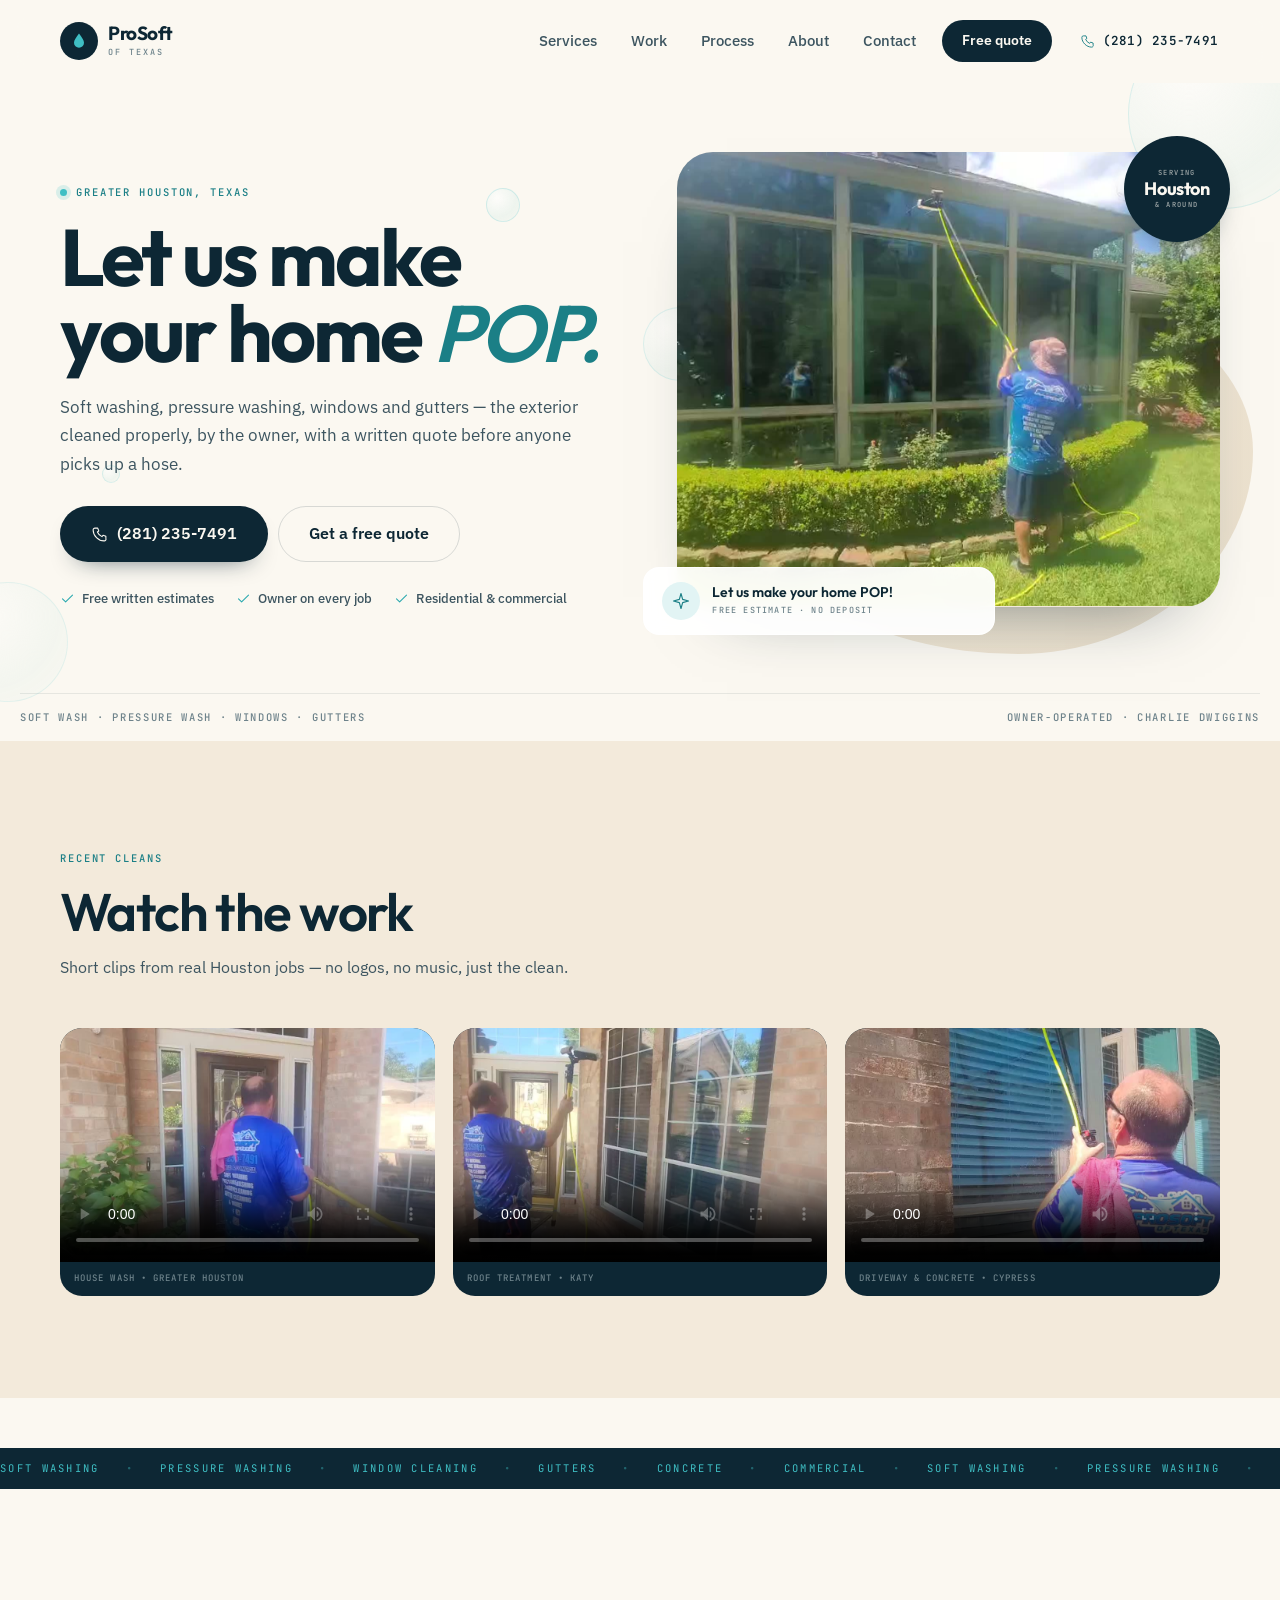
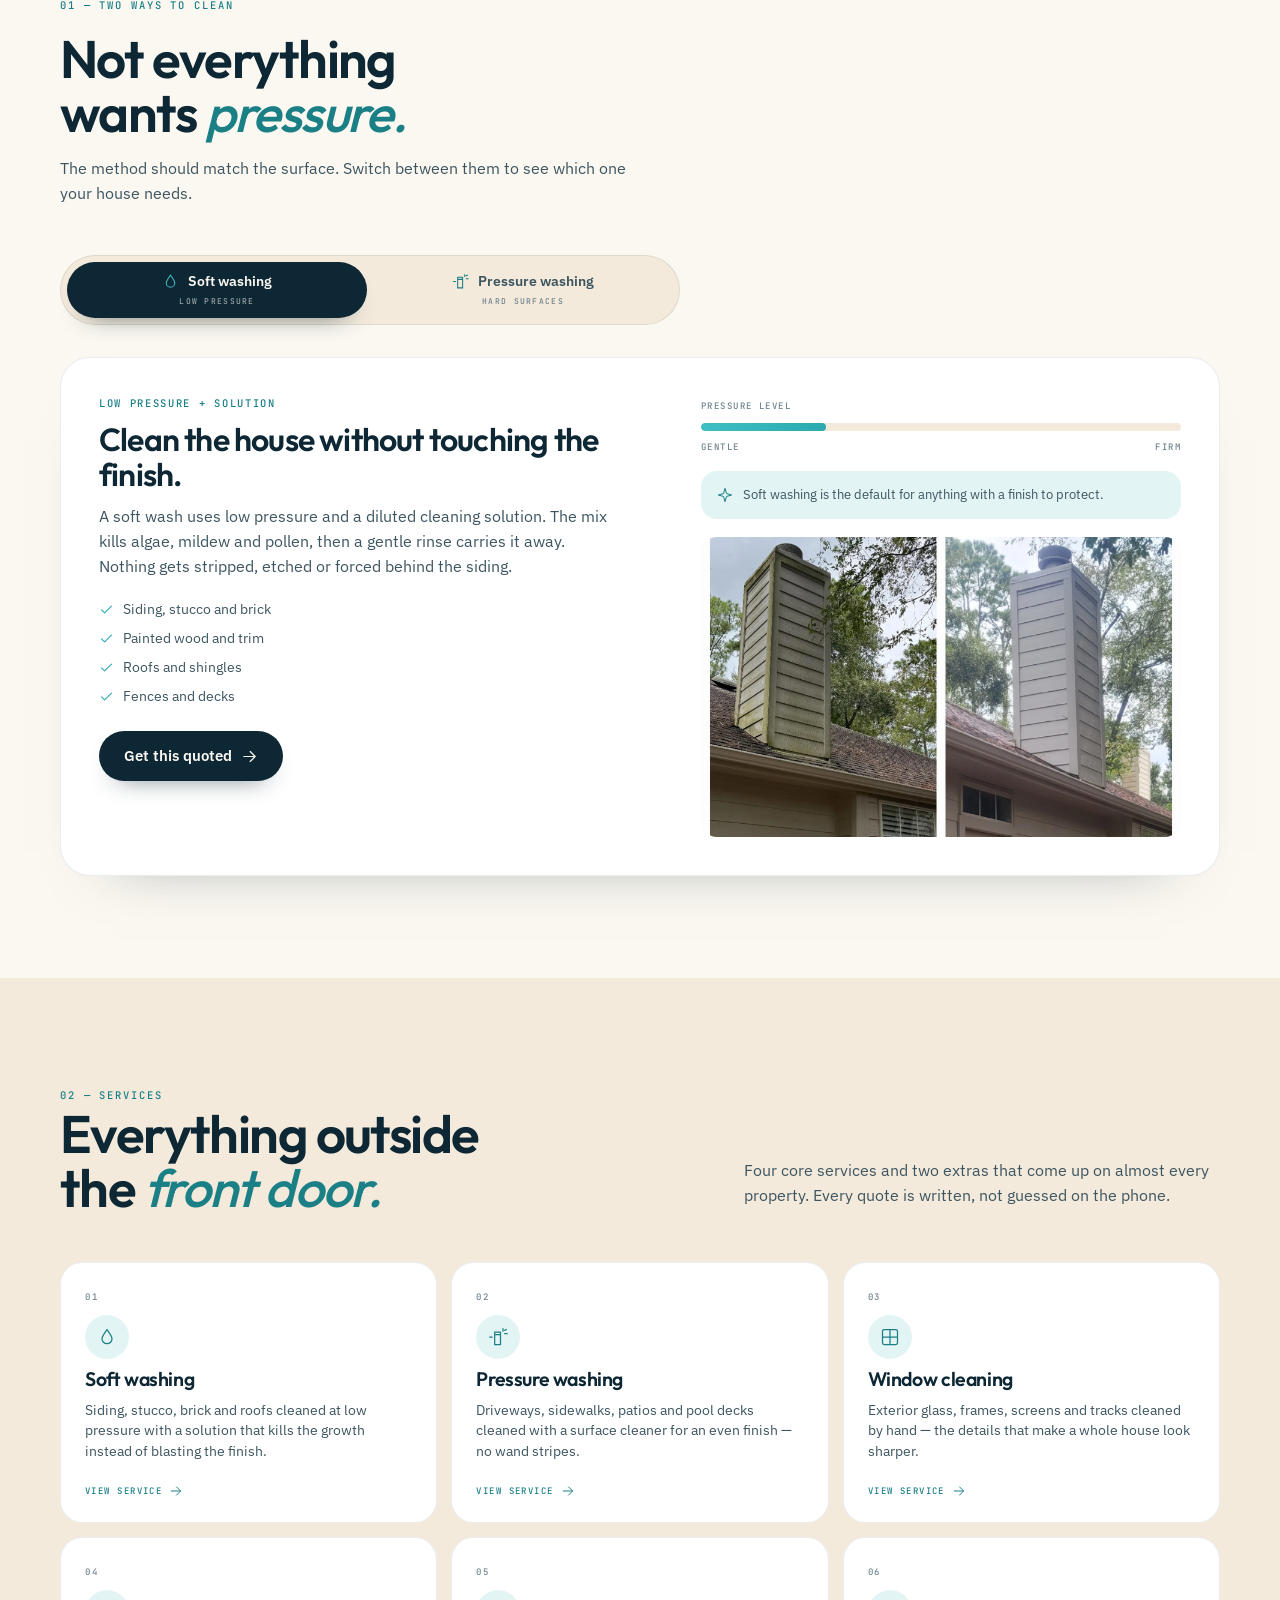
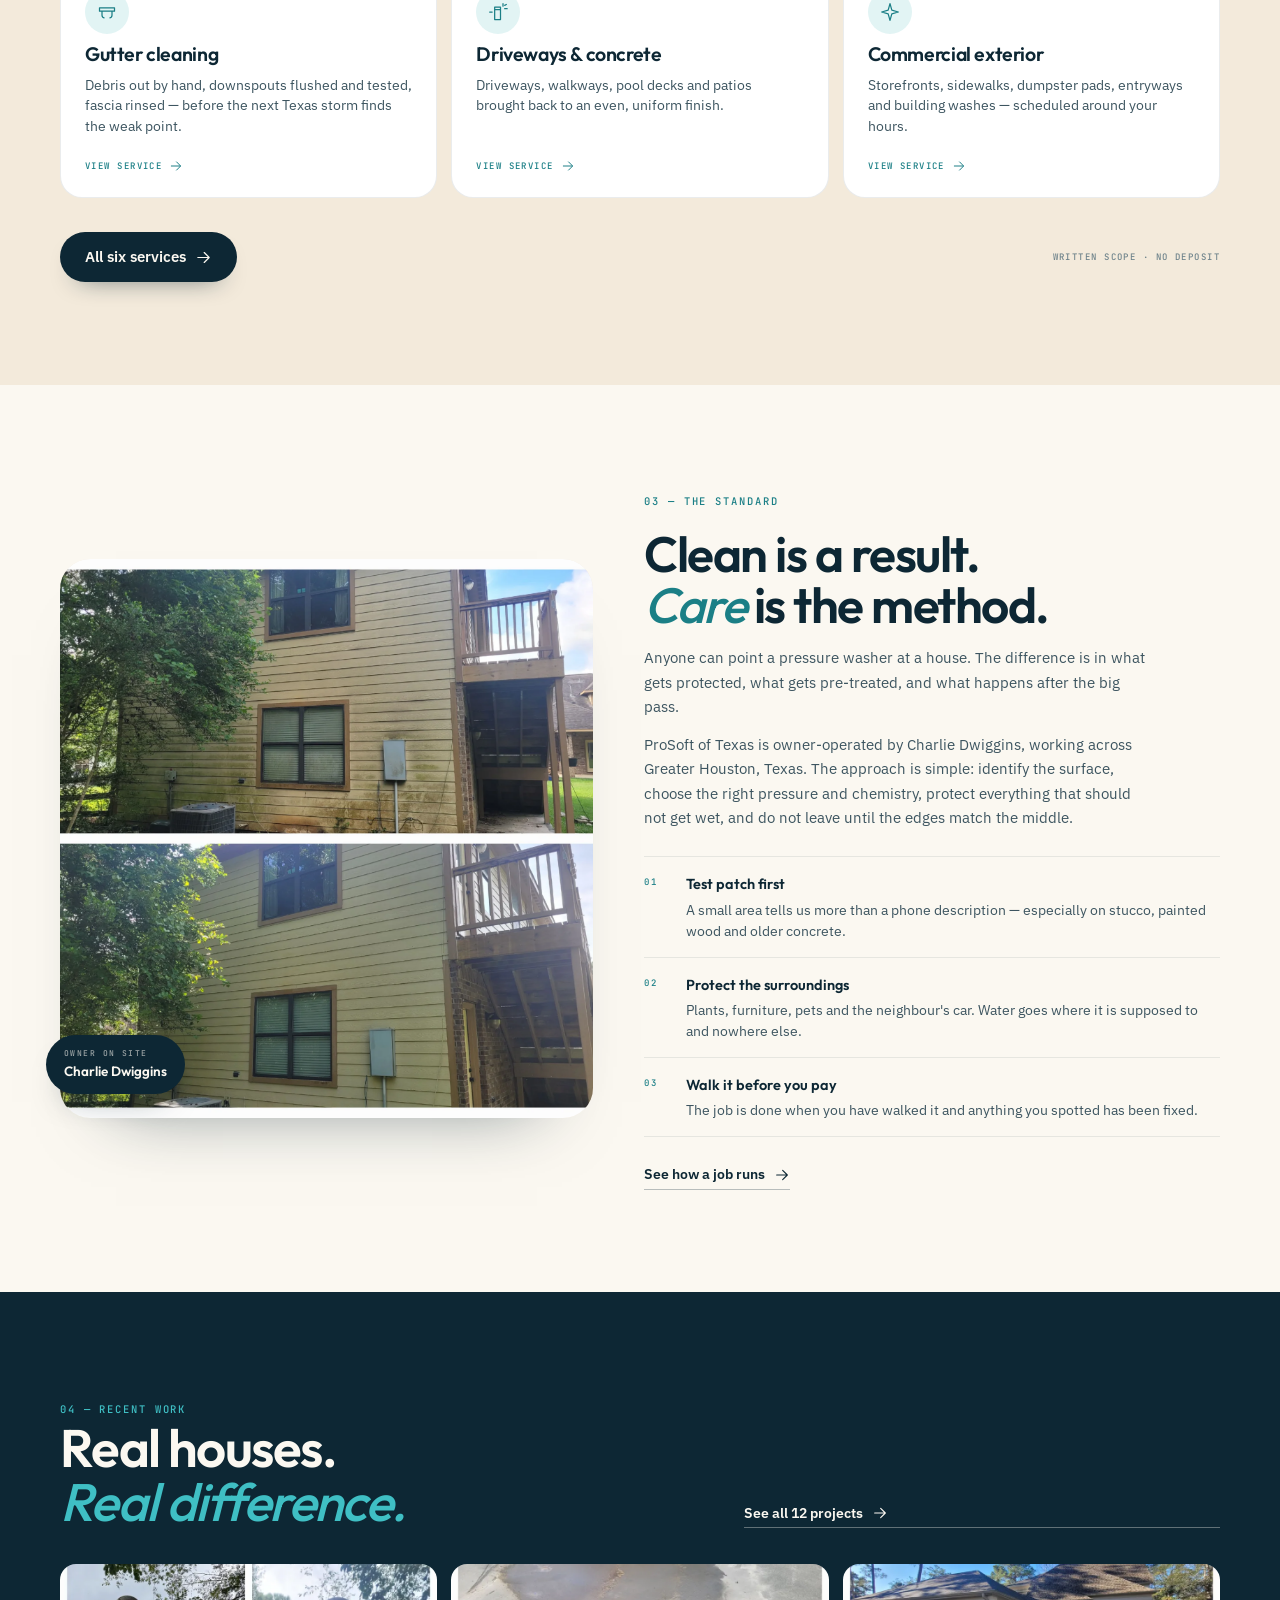
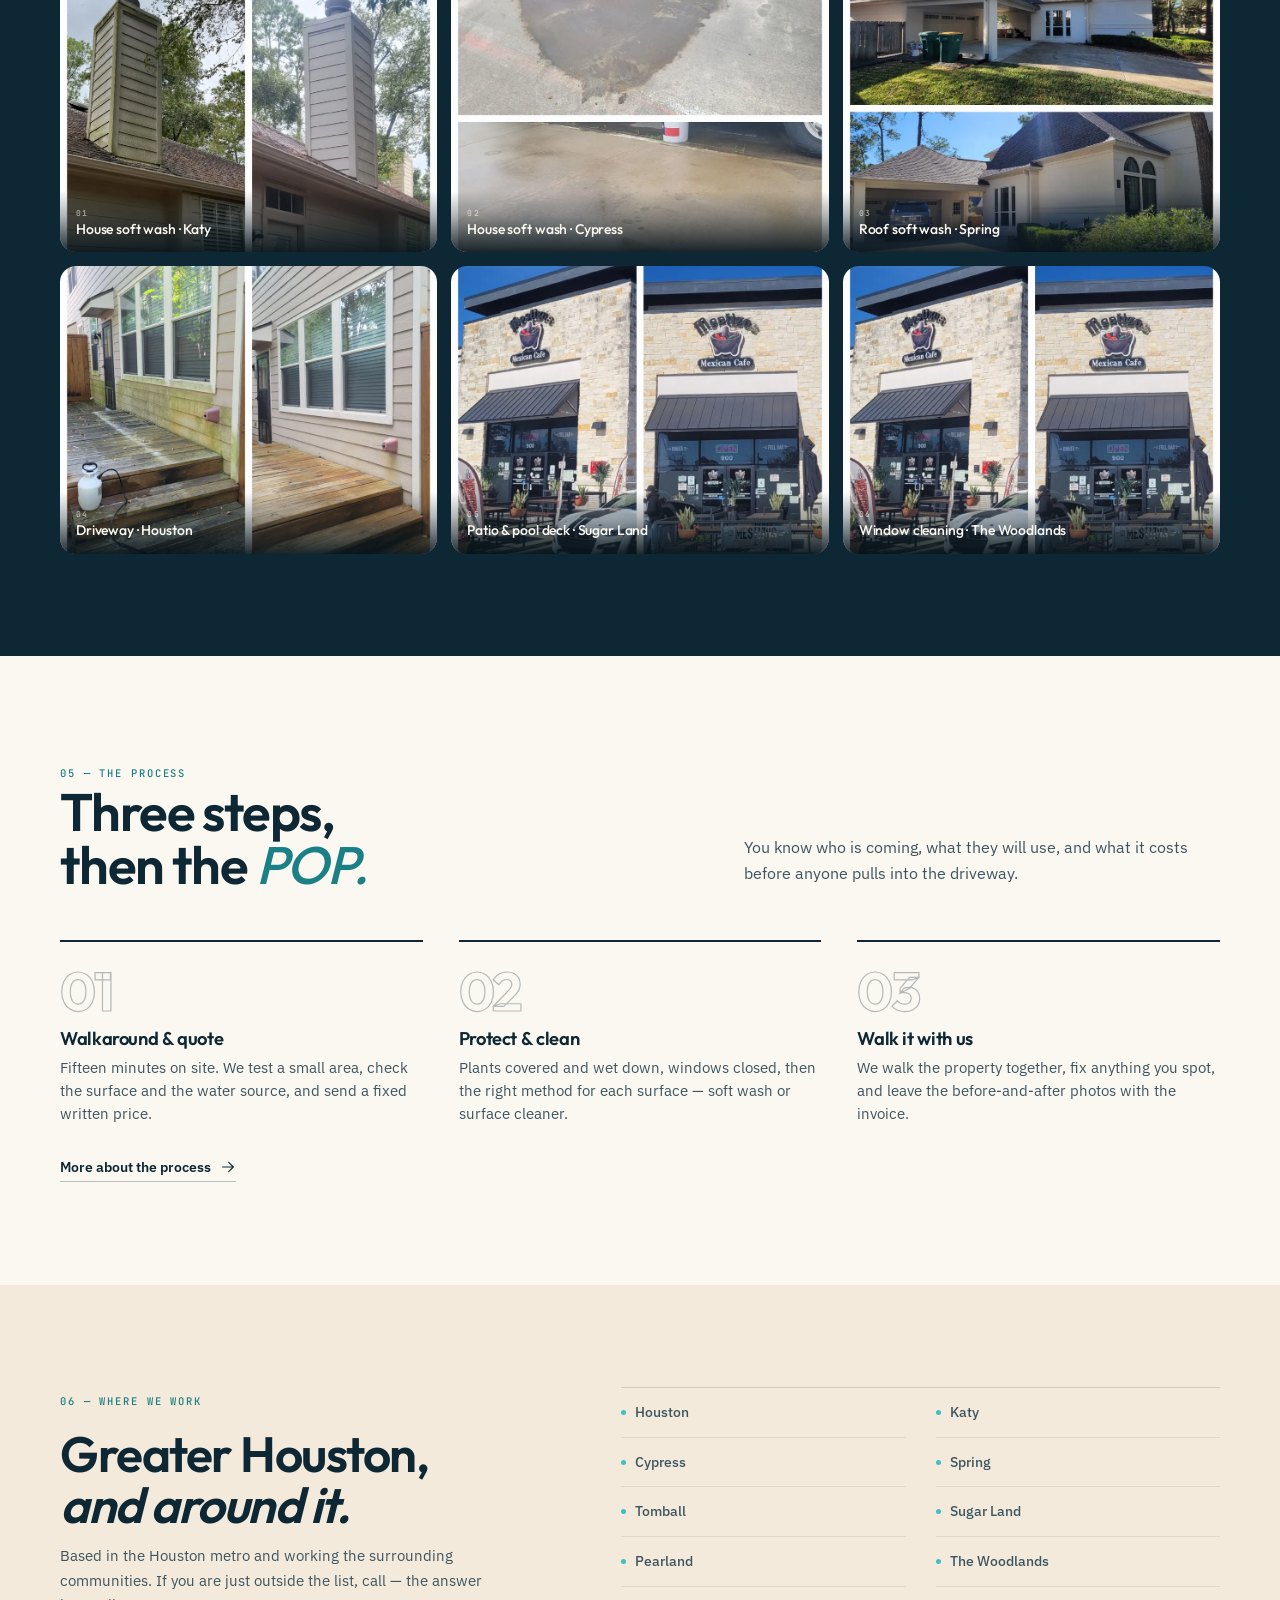
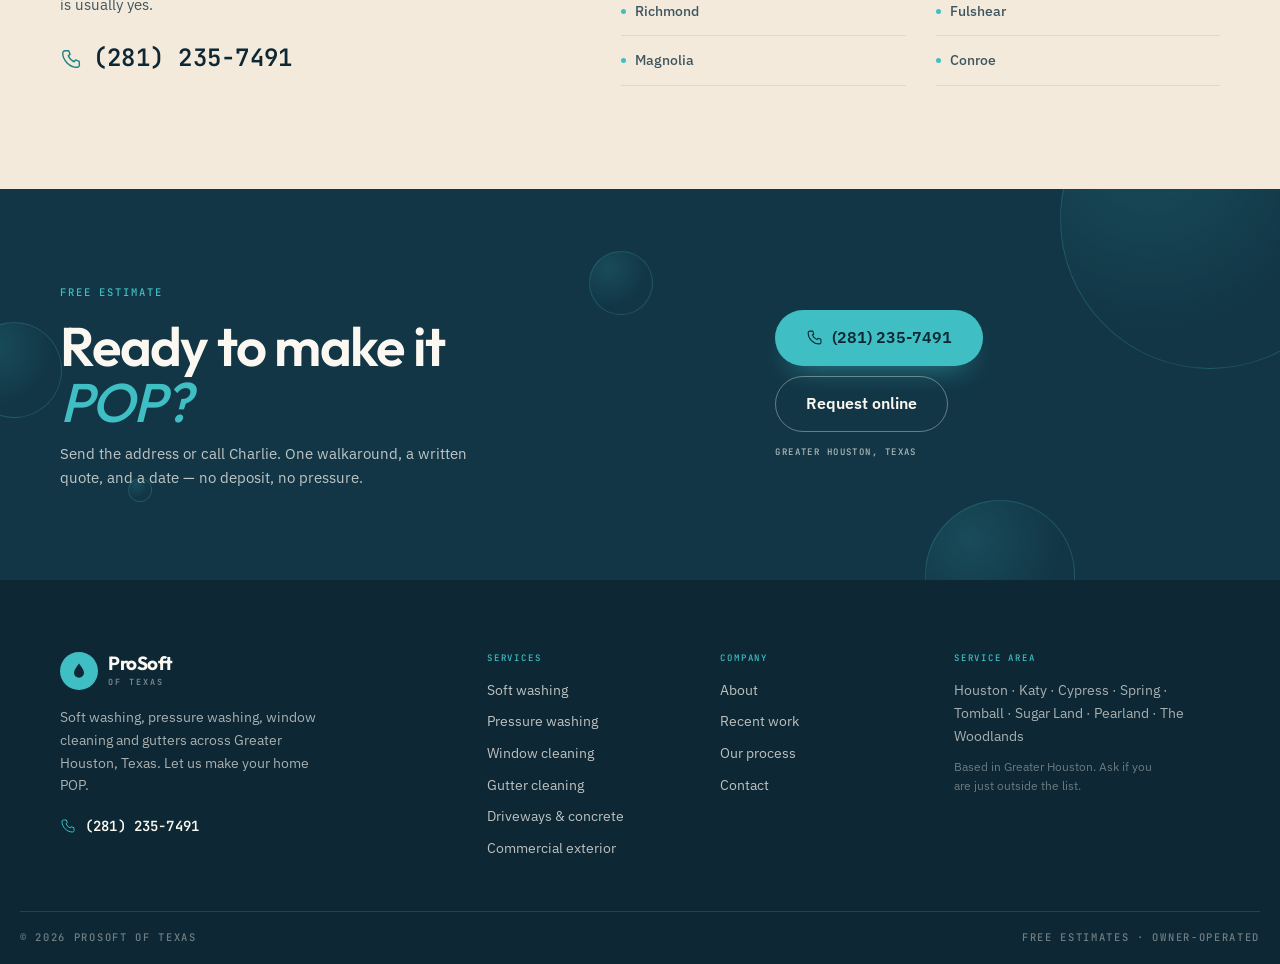
<file: index.html>
<!DOCTYPE html>
<html lang="en">
<head>
<meta charset="UTF-8">
<script>document.documentElement.classList.add('js');</script>

<meta name="viewport" content="width=device-width, initial-scale=1.0">
<title>ProSoft of Texas | Soft & Pressure Washing in Houston</title>
<meta name="description" content="Soft washing, pressure washing, window cleaning and gutters across Greater Houston. Owner-operated, free written estimates. Let us make your home POP.">
<link rel="canonical" href="https://ari-builds.github.io/prosoft-of-texas-site/">
<meta property="og:type" content="website">
<meta property="og:title" content="ProSoft of Texas | Soft &amp; Pressure Washing in Houston">
<meta property="og:description" content="Soft washing, pressure washing, window cleaning and gutters across Greater Houston. Owner-operated, free written estimates. Let us make your home POP.">
<meta property="og:url" content="https://ari-builds.github.io/prosoft-of-texas-site/">
<meta property="og:image" content="https://ari-builds.github.io/prosoft-of-texas-site/assets/opt/hero.webp">
<meta name="theme-color" content="#0D2734">
<link rel="icon" href="assets/opt/work-01.webp" type="image/webp">
<link rel="preconnect" href="https://fonts.googleapis.com">
<link rel="preconnect" href="https://fonts.gstatic.com" crossorigin>
<link href="https://fonts.googleapis.com/css2?family=Outfit:wght@400;500;600;700;800&family=IBM+Plex+Sans:wght@300;400;500;600&family=JetBrains+Mono:wght@400;500;600&display=swap" rel="stylesheet">
<link rel="stylesheet" href="styles.css">
<script type="application/ld+json">{"@context":"https://schema.org","@graph":[{"@type":"HomeAndConstructionBusiness","@id":"https://ari-builds.github.io/prosoft-of-texas-site/#business","name":"ProSoft of Texas","description":"Soft washing, pressure washing, window cleaning, gutter cleaning, concrete and commercial exterior cleaning across Greater Houston, Texas.","url":"https://ari-builds.github.io/prosoft-of-texas-site/","image":"https://ari-builds.github.io/prosoft-of-texas-site/assets/opt/hero.webp","telephone":"+1-281-235-7491","areaServed":["Houston","Katy","Cypress","Spring","Tomball","Sugar Land","Pearland","The Woodlands"],"priceRange":"$$","founder":{"@type":"Person","name":"Charlie Dwiggins"},"slogan":"Let Us Make Your Home POP!"},{"@type":"WebSite","@id":"https://ari-builds.github.io/prosoft-of-texas-site/#website","url":"https://ari-builds.github.io/prosoft-of-texas-site/","name":"ProSoft of Texas","publisher":{"@id":"https://ari-builds.github.io/prosoft-of-texas-site/#business"}}]}</script>
</head>
<body>
<svg width="0" height="0" style="position:absolute" aria-hidden="true" focusable="false"><defs>
<symbol id="i-arrow" viewBox="0 0 24 24"><path d="M4 12h15M13 5l7 7-7 7" fill="none" stroke="currentColor" stroke-width="1.7" stroke-linecap="round" stroke-linejoin="round"/></symbol>
<symbol id="i-check" viewBox="0 0 24 24"><path d="M4 12.5l5 5L20 6.5" fill="none" stroke="currentColor" stroke-width="1.7" stroke-linecap="round" stroke-linejoin="round"/></symbol>
<symbol id="i-tel" viewBox="0 0 24 24"><path d="M6.5 3h3l1.5 4-2 1.5a12 12 0 006.5 6.5l1.5-2 4 1.5v3A2.5 2.5 0 0118.5 21C10.5 21 3 13.5 3 5.5A2.5 2.5 0 015.5 3z" fill="none" stroke="currentColor" stroke-width="1.5" stroke-linejoin="round"/></symbol>
<symbol id="i-pin" viewBox="0 0 24 24"><path d="M12 21s-6.5-6.2-6.5-11a6.5 6.5 0 0113 0c0 4.8-6.5 11-6.5 11z" fill="none" stroke="currentColor" stroke-width="1.5"/><circle cx="12" cy="10" r="2.2" fill="none" stroke="currentColor" stroke-width="1.5"/></symbol>
<symbol id="i-drop" viewBox="0 0 24 24"><path d="M12 3c3.5 5 6 8.2 6 11a6 6 0 11-12 0c0-2.8 2.5-6 6-11z" fill="none" stroke="currentColor" stroke-width="1.5" stroke-linejoin="round"/></symbol>
<symbol id="i-spray" viewBox="0 0 24 24"><path d="M8 9h7v12H8zM8 9V6h7v3M5 12H2M20 4l2-1M20 8h3M18 2v3" fill="none" stroke="currentColor" stroke-width="1.5" stroke-linecap="round" stroke-linejoin="round"/></symbol>
<symbol id="i-window" viewBox="0 0 24 24"><rect x="3" y="3" width="18" height="18" rx="2" fill="none" stroke="currentColor" stroke-width="1.5"/><path d="M12 3v18M3 12h18" stroke="currentColor" stroke-width="1.5"/></symbol>
<symbol id="i-gutter" viewBox="0 0 24 24"><path d="M3 7h18v4H3zM6 11v5a3 3 0 003 3M18 11v5a3 3 0 01-3 3" fill="none" stroke="currentColor" stroke-width="1.5" stroke-linejoin="round"/></symbol>
<symbol id="i-spark" viewBox="0 0 24 24"><path d="M12 2l2.2 7.8L22 12l-7.8 2.2L12 22l-2.2-7.8L2 12l7.8-2.2z" fill="none" stroke="currentColor" stroke-width="1.5" stroke-linejoin="round"/></symbol>
</defs></svg>
<a class="skip" href="#main">Skip to content</a>
<header class="hdr" id="top">
  <div class="shell hdr__in">
    <a class="logo" href="#top" aria-label="ProSoft of Texas, home">
  <span class="logo__mark" aria-hidden="true"><svg viewBox="0 0 24 24" width="20" height="20"><path d="M12 3c3.5 5 6 8.2 6 11a6 6 0 11-12 0c0-2.8 2.5-6 6-11z" fill="currentColor"/></svg></span>
  <span class="logo__txt"><strong>ProSoft</strong><span class="mono">of Texas</span></span>
</a>
    <nav class="nav" aria-label="Main">
      <a href="services/">Services</a>
      <a href="work/">Work</a>
      <a href="process/">Process</a>
      <a href="about/">About</a>
      <a href="contact/">Contact</a>
    </nav>
    <a class="hdr__cta" href="contact/">Free quote</a>
    <a class="hdr__tel" href="tel:+12812357491"><svg class="ico" aria-hidden="true"><use href="#i-tel"/></svg><span>(281) 235-7491</span></a>
    <button class="burger" aria-label="Menu" aria-expanded="false" aria-controls="mnav"><span></span><span></span><span></span></button>
  </div>
  <div class="mnav" id="mnav" hidden>
    <a href="services/">Services</a>
    <a href="work/">Work</a>
    <a href="process/">Process</a>
    <a href="about/">About</a>
    <a href="contact/">Contact</a>
    <a class="mnav__tel" href="tel:+12812357491">(281) 235-7491</a>
    <a class="btn btn--navy" href="contact/">Get a free quote</a>
  </div>
</header>
<main id="main">

<section class="hero">
  <div class="hero__bubbles" aria-hidden="true"><span></span><span></span><span></span><span></span><span></span><span></span></div>
  <div class="shell hero__grid">
    <div class="hero__copy">
      <span class="label"><span class="label__dot" aria-hidden="true"></span>Greater Houston, Texas</span>
      <h1>Let us make<br>your home <em>POP.</em></h1>
      <p class="hero__p">Soft washing, pressure washing, windows and gutters — the exterior cleaned properly, by the owner, with a written quote before anyone picks up a hose.</p>
      <div class="hero__acts">
        <a class="btn btn--navy btn--lg" href="tel:+12812357491"><svg class="ico" aria-hidden="true"><use href="#i-tel"/></svg>(281) 235-7491</a>
        <a class="btn btn--ghost btn--lg" href="contact/">Get a free quote</a>
      </div>
      <ul class="hero__ticks">
        <li><svg class="ico" aria-hidden="true"><use href="#i-check"/></svg>Free written estimates</li>
        <li><svg class="ico" aria-hidden="true"><use href="#i-check"/></svg>Owner on every job</li>
        <li><svg class="ico" aria-hidden="true"><use href="#i-check"/></svg>Residential &amp; commercial</li>
      </ul>
    </div>
    <div class="hero__media">
      <span class="hero__blob" aria-hidden="true"></span>
      <figure class="hero__fig">
        <video src="assets/opt/hero-vid.mp4" poster="assets/opt/hero-vid-poster.jpg" autoplay muted loop playsinline preload="metadata" width="1600" height="900"></video>
      </figure>
      <div class="hero__card">
        <span class="hero__card-ico" aria-hidden="true"><svg class="ico"><use href="#i-spark"/></svg></span>
        <div><strong>Let us make your home POP!</strong><span class="mono">Free estimate · no deposit</span></div>
      </div>
      <span class="hero__stamp"><span class="mono">Serving</span><strong>Houston</strong><span class="mono">&amp; around</span></span>
    </div>
  </div>
  <div class="shell hero__foot">
    <span class="mono">Soft wash · Pressure wash · Windows · Gutters</span>
    <span class="mono">Owner-operated · Charlie Dwiggins</span>
  </div>
</section>

<section class="sec sec--sand" id="reel">
  <div class="shell">
    <div class="sechead">
      <span class="label">Recent cleans</span>
      <h2>Watch the work</h2>
      <p class="sechead__p">Short clips from real Houston jobs — no logos, no music, just the clean.</p>
    </div>
    <div class="reel">
      <figure class="reel__item">
        <video src="assets/opt/vid-20260709_095927.mp4" poster="assets/opt/vid-20260709_095927-poster.jpg" controls playsinline preload="metadata"></video>
        <figcaption class="mono">House wash • Greater Houston</figcaption>
      </figure>
      <figure class="reel__item">
        <video src="assets/opt/vid-20260709_100032.mp4" poster="assets/opt/vid-20260709_100032-poster.jpg" controls playsinline preload="metadata"></video>
        <figcaption class="mono">Roof treatment • Katy</figcaption>
      </figure>
      <figure class="reel__item">
        <video src="assets/opt/vid-20260709_110348.mp4" poster="assets/opt/vid-20260709_110348-poster.jpg" controls playsinline preload="metadata"></video>
        <figcaption class="mono">Driveway &amp; concrete • Cypress</figcaption>
      </figure>
    </div>
  </div>
</section>

<div class="ticker" aria-hidden="true">
  <div class="ticker__track">
    <span>Soft washing</span><span class="ticker__dot">•</span><span>Pressure washing</span><span class="ticker__dot">•</span><span>Window cleaning</span><span class="ticker__dot">•</span><span>Gutters</span><span class="ticker__dot">•</span><span>Concrete</span><span class="ticker__dot">•</span><span>Commercial</span><span class="ticker__dot">•</span>
    <span>Soft washing</span><span class="ticker__dot">•</span><span>Pressure washing</span><span class="ticker__dot">•</span><span>Window cleaning</span><span class="ticker__dot">•</span><span>Gutters</span><span class="ticker__dot">•</span><span>Concrete</span><span class="ticker__dot">•</span><span>Commercial</span><span class="ticker__dot">•</span>
  </div>
</div>

<section class="sec method" id="methods">
  <div class="shell">
    <div class="sechead">
      <span class="label">01 — Two ways to clean</span>
      <h2>Not everything<br>wants <em>pressure.</em></h2>
      <p class="sechead__p">The method should match the surface. Switch between them to see which one your house needs.</p>
    </div>
    <div class="method__switch" role="tablist" aria-label="Cleaning method">
      <button class="method__btn is-on" role="tab" aria-selected="true" aria-controls="method-panel" data-method="soft"><svg class="ico" aria-hidden="true"><use href="#i-drop"/></svg><span>Soft washing</span><span class="mono">Low pressure</span></button>
      <button class="method__btn" role="tab" aria-selected="false" aria-controls="method-panel" data-method="pressure"><svg class="ico" aria-hidden="true"><use href="#i-spray"/></svg><span>Pressure washing</span><span class="mono">Hard surfaces</span></button>
    </div>
    <div class="method__panel" id="method-panel" role="tabpanel">
      <div class="method__copy">
        <span class="method__kicker mono" data-method-kicker>Low pressure + solution</span>
        <h3 data-method-h>Clean the house without touching the finish.</h3>
        <p data-method-p>A soft wash uses low pressure and a diluted cleaning solution. The mix kills algae, mildew and pollen, then a gentle rinse carries it away. Nothing gets stripped, etched or forced behind the siding.</p>
        <ul class="ticks" data-method-good><li><svg class="ico" aria-hidden="true"><use href="#i-check"/></svg>Siding, stucco and brick</li><li><svg class="ico" aria-hidden="true"><use href="#i-check"/></svg>Painted wood and trim</li><li><svg class="ico" aria-hidden="true"><use href="#i-check"/></svg>Roofs and shingles</li><li><svg class="ico" aria-hidden="true"><use href="#i-check"/></svg>Fences and decks</li></ul>
        <a class="btn btn--navy" href="estimate/">Get this quoted <svg class="ico" aria-hidden="true"><use href="#i-arrow"/></svg></a>
      </div>
      <div class="method__meterbox">
        <span class="mono">Pressure level</span>
        <div class="meter"><span class="meter__fill" data-method-meter style="width:26%"></span></div>
        <div class="meter__labels mono"><span>Gentle</span><span>Firm</span></div>
        <div class="method__note">
          <svg class="ico" aria-hidden="true"><use href="#i-spark"/></svg>
          <p data-method-note>Soft washing is the default for anything with a finish to protect.</p>
        </div>
        <figure class="method__fig"><img src="assets/opt/work-01.webp" alt="Soft washing a home exterior" width="1600" height="1600" loading="lazy" decoding="async"></figure>
      </div>
    </div>
  </div>
</section>

<section class="sec sec--sand svcs">
  <div class="shell">
    <div class="sechead sechead--split">
      <div><span class="label">02 — Services</span><h2>Everything outside<br>the <em>front door.</em></h2></div>
      <p class="sechead__p">Four core services and two extras that come up on almost every property. Every quote is written, not guessed on the phone.</p>
    </div>
    <div class="svcgrid">
      <a class="svc" href="services/#soft-washing">
        <span class="svc__n mono">01</span>
        <span class="svc__ico" aria-hidden="true"><svg class="ico"><use href="#i-drop"/></svg></span>
        <h3>Soft washing</h3>
        <p>Siding, stucco, brick and roofs cleaned at low pressure with a solution that kills the growth instead of blasting the finish.</p>
        <span class="svc__more mono">View service <svg class="ico" aria-hidden="true"><use href="#i-arrow"/></svg></span>
        <span class="svc__peek"><img src="assets/opt/work-01-880.webp" alt="Soft washing service peek — low-pressure house wash" loading="lazy" decoding="async"></span>
      </a>
      <a class="svc" href="services/#pressure-washing">
        <span class="svc__n mono">02</span>
        <span class="svc__ico" aria-hidden="true"><svg class="ico"><use href="#i-spray"/></svg></span>
        <h3>Pressure washing</h3>
        <p>Driveways, sidewalks, patios and pool decks cleaned with a surface cleaner for an even finish — no wand stripes.</p>
        <span class="svc__more mono">View service <svg class="ico" aria-hidden="true"><use href="#i-arrow"/></svg></span>
        <span class="svc__peek"><img src="assets/opt/work-04-880.webp" alt="Pressure washing service peek — surface cleaner on concrete" loading="lazy" decoding="async"></span>
      </a>
      <a class="svc" href="services/#window-cleaning">
        <span class="svc__n mono">03</span>
        <span class="svc__ico" aria-hidden="true"><svg class="ico"><use href="#i-window"/></svg></span>
        <h3>Window cleaning</h3>
        <p>Exterior glass, frames, screens and tracks cleaned by hand — the details that make a whole house look sharper.</p>
        <span class="svc__more mono">View service <svg class="ico" aria-hidden="true"><use href="#i-arrow"/></svg></span>
        <span class="svc__peek"><img src="assets/opt/work-06-880.webp" alt="Window cleaning service peek — exterior glass being cleaned" loading="lazy" decoding="async"></span>
      </a>
      <a class="svc" href="services/#gutter-cleaning">
        <span class="svc__n mono">04</span>
        <span class="svc__ico" aria-hidden="true"><svg class="ico"><use href="#i-gutter"/></svg></span>
        <h3>Gutter cleaning</h3>
        <p>Debris out by hand, downspouts flushed and tested, fascia rinsed — before the next Texas storm finds the weak point.</p>
        <span class="svc__more mono">View service <svg class="ico" aria-hidden="true"><use href="#i-arrow"/></svg></span>
        <span class="svc__peek"><img src="assets/opt/work-08-880.webp" alt="Gutter cleaning service peek — debris cleared from gutters" loading="lazy" decoding="async"></span>
      </a>
      <a class="svc" href="services/#concrete-and-driveways">
        <span class="svc__n mono">05</span>
        <span class="svc__ico" aria-hidden="true"><svg class="ico"><use href="#i-spray"/></svg></span>
        <h3>Driveways & concrete</h3>
        <p>Driveways, walkways, pool decks and patios brought back to an even, uniform finish.</p>
        <span class="svc__more mono">View service <svg class="ico" aria-hidden="true"><use href="#i-arrow"/></svg></span>
        <span class="svc__peek"><img src="assets/opt/work-09-880.webp" alt="Driveways and concrete service peek — concrete surface cleaning" loading="lazy" decoding="async"></span>
      </a>
      <a class="svc" href="services/#commercial-exterior">
        <span class="svc__n mono">06</span>
        <span class="svc__ico" aria-hidden="true"><svg class="ico"><use href="#i-spark"/></svg></span>
        <h3>Commercial exterior</h3>
        <p>Storefronts, sidewalks, dumpster pads, entryways and building washes — scheduled around your hours.</p>
        <span class="svc__more mono">View service <svg class="ico" aria-hidden="true"><use href="#i-arrow"/></svg></span>
        <span class="svc__peek"><img src="assets/opt/work-07-880.webp" alt="Commercial exterior service peek — storefront pressure washing" loading="lazy" decoding="async"></span>
      </a>
    </div>
    <div class="svcs__foot">
      <a class="btn btn--navy" href="services/">All six services <svg class="ico" aria-hidden="true"><use href="#i-arrow"/></svg></a>
      <span class="mono">Written scope · no deposit</span>
    </div>
  </div>
</section>

<section class="sec why">
  <div class="shell why__grid">
    <div class="why__media">
      <figure class="why__fig"><img src="assets/opt/about.webp" alt="ProSoft of Texas at work" width="1600" height="1600" loading="lazy" decoding="async"></figure>
      <div class="why__chip"><span class="mono">Owner on site</span><strong>Charlie Dwiggins</strong></div>
    </div>
    <div class="why__copy">
      <span class="label">03 — The standard</span>
      <h2>Clean is a result.<br><em>Care</em> is the method.</h2>
      <p class="lead">Anyone can point a pressure washer at a house. The difference is in what gets protected, what gets pre-treated, and what happens after the big pass.</p>
      <p>ProSoft of Texas is owner-operated by Charlie Dwiggins, working across Greater Houston, Texas. The approach is simple: identify the surface, choose the right pressure and chemistry, protect everything that should not get wet, and do not leave until the edges match the middle.</p>
      <div class="why__rows">
        <div><span class="mono">01</span><strong>Test patch first</strong><p>A small area tells us more than a phone description — especially on stucco, painted wood and older concrete.</p></div>
        <div><span class="mono">02</span><strong>Protect the surroundings</strong><p>Plants, furniture, pets and the neighbour's car. Water goes where it is supposed to and nowhere else.</p></div>
        <div><span class="mono">03</span><strong>Walk it before you pay</strong><p>The job is done when you have walked it and anything you spotted has been fixed.</p></div>
      </div>
      <a class="link" href="process/">See how a job runs <svg class="ico" aria-hidden="true"><use href="#i-arrow"/></svg></a>
    </div>
  </div>
</section>

<section class="sec sec--navy work">
  <div class="shell">
    <div class="sechead sechead--split">
      <div><span class="label label--light">04 — Recent work</span><h2>Real houses.<br><em>Real difference.</em></h2></div>
      <a class="link link--light" href="work/">See all 12 projects <svg class="ico" aria-hidden="true"><use href="#i-arrow"/></svg></a>
    </div>
    <div class="gal">
      <a class="gal__item" href="work/" aria-label="House soft wash in Katy">
        <img src="assets/opt/work-01-880.webp" alt="House soft wash in Katy" width="1600" height="1600" loading="lazy" decoding="async">
        <span class="gal__cap"><span class="mono">01</span><span>House soft wash · Katy</span></span>
      </a>
      <a class="gal__item" href="work/" aria-label="House soft wash in Cypress">
        <img src="assets/opt/work-02-880.webp" alt="House soft wash in Cypress" width="1600" height="1600" loading="lazy" decoding="async">
        <span class="gal__cap"><span class="mono">02</span><span>House soft wash · Cypress</span></span>
      </a>
      <a class="gal__item" href="work/" aria-label="Roof soft wash in Spring">
        <img src="assets/opt/work-03-880.webp" alt="Roof soft wash in Spring" width="1600" height="1600" loading="lazy" decoding="async">
        <span class="gal__cap"><span class="mono">03</span><span>Roof soft wash · Spring</span></span>
      </a>
      <a class="gal__item" href="work/" aria-label="Driveway in Houston">
        <img src="assets/opt/work-04-880.webp" alt="Driveway in Houston" width="1600" height="1600" loading="lazy" decoding="async">
        <span class="gal__cap"><span class="mono">04</span><span>Driveway · Houston</span></span>
      </a>
      <a class="gal__item" href="work/" aria-label="Patio &amp; pool deck in Sugar Land">
        <img src="assets/opt/work-05-880.webp" alt="Patio &amp; pool deck in Sugar Land" width="1600" height="1600" loading="lazy" decoding="async">
        <span class="gal__cap"><span class="mono">05</span><span>Patio & pool deck · Sugar Land</span></span>
      </a>
      <a class="gal__item" href="work/" aria-label="Window cleaning in The Woodlands">
        <img src="assets/opt/work-06-880.webp" alt="Window cleaning in The Woodlands" width="1600" height="1600" loading="lazy" decoding="async">
        <span class="gal__cap"><span class="mono">06</span><span>Window cleaning · The Woodlands</span></span>
      </a>
    </div>
  </div>
</section>

<section class="sec proc">
  <div class="shell">
    <div class="sechead sechead--split">
      <div><span class="label">05 — The process</span><h2>Three steps,<br>then the <em>POP.</em></h2></div>
      <p class="sechead__p">You know who is coming, what they will use, and what it costs before anyone pulls into the driveway.</p>
    </div>
    <ol class="steps">
      <li><span class="steps__n">01</span><h3>Walkaround &amp; quote</h3><p>Fifteen minutes on site. We test a small area, check the surface and the water source, and send a fixed written price.</p></li>
      <li><span class="steps__n">02</span><h3>Protect &amp; clean</h3><p>Plants covered and wet down, windows closed, then the right method for each surface — soft wash or surface cleaner.</p></li>
      <li><span class="steps__n">03</span><h3>Walk it with us</h3><p>We walk the property together, fix anything you spot, and leave the before-and-after photos with the invoice.</p></li>
    </ol>
    <a class="link" href="process/">More about the process <svg class="ico" aria-hidden="true"><use href="#i-arrow"/></svg></a>
  </div>
</section>

<section class="sec sec--sand area">
  <div class="shell area__grid">
    <div>
      <span class="label">06 — Where we work</span>
      <h2>Greater Houston,<br><em>and around it.</em></h2>
      <p>Based in the Houston metro and working the surrounding communities. If you are just outside the list, call — the answer is usually yes.</p>
      <a class="foot__tel foot__tel--big" href="tel:+12812357491"><svg class="ico" aria-hidden="true"><use href="#i-tel"/></svg>(281) 235-7491</a>
    </div>
    <ul class="area__list">
      <li>Houston</li><li>Katy</li><li>Cypress</li><li>Spring</li><li>Tomball</li><li>Sugar Land</li><li>Pearland</li><li>The Woodlands</li><li>Richmond</li><li>Fulshear</li><li>Magnolia</li><li>Conroe</li>
    </ul>
  </div>
</section>

<section class="band">
  <div class="bubbles" aria-hidden="true"><span></span><span></span><span></span><span></span><span></span></div>
  <div class="shell band__in">
    <div>
      <span class="label label--light">Free estimate</span>
      <h2>Ready to make it<br><em>POP?</em></h2>
      <p>Send the address or call Charlie. One walkaround, a written quote, and a date — no deposit, no pressure.</p>
    </div>
    <div class="band__acts">
      <a class="btn btn--aqua btn--lg" href="tel:+12812357491"><svg class="ico" aria-hidden="true"><use href="#i-tel"/></svg>(281) 235-7491</a>
      <a class="btn btn--outline-light btn--lg" href="contact/">Request online</a>
      <span class="mono band__note">Greater Houston, Texas</span>
    </div>
  </div>
</section>

</main>
<footer class="foot">
  <div class="shell foot__top">
    <div class="foot__brand">
      <a class="logo" href="#top" aria-label="ProSoft of Texas, home">
  <span class="logo__mark" aria-hidden="true"><svg viewBox="0 0 24 24" width="20" height="20"><path d="M12 3c3.5 5 6 8.2 6 11a6 6 0 11-12 0c0-2.8 2.5-6 6-11z" fill="currentColor"/></svg></span>
  <span class="logo__txt"><strong>ProSoft</strong><span class="mono">of Texas</span></span>
</a>
      <p>Soft washing, pressure washing, window cleaning and gutters across Greater Houston, Texas. Let us make your home POP.</p>
      <a class="foot__tel" href="tel:+12812357491"><svg class="ico" aria-hidden="true"><use href="#i-tel"/></svg>(281) 235-7491</a>
    </div>
    <div class="foot__col">
      <h4 class="mono">Services</h4>
      <a href="services/#soft-washing">Soft washing</a>
      <a href="services/#pressure-washing">Pressure washing</a>
      <a href="services/#window-cleaning">Window cleaning</a>
      <a href="services/#gutter-cleaning">Gutter cleaning</a>
      <a href="services/#concrete-and-driveways">Driveways & concrete</a>
      <a href="services/#commercial-exterior">Commercial exterior</a>
    </div>
    <div class="foot__col">
      <h4 class="mono">Company</h4>
      <a href="about/">About</a>
      <a href="work/">Recent work</a>
      <a href="process/">Our process</a>
      <a href="contact/">Contact</a>
    </div>
    <div class="foot__col">
      <h4 class="mono">Service area</h4>
      <p class="foot__area">Houston · Katy · Cypress · Spring · Tomball · Sugar Land · Pearland · The Woodlands</p>
      <p class="foot__fine">Based in Greater Houston. Ask if you are just outside the list.</p>
    </div>
  </div>
  <div class="shell foot__bottom">
    <span class="mono">© <span data-year>2026</span> ProSoft of Texas</span>
    <span class="mono">Free estimates · Owner-operated</span>
  </div>
</footer>
<script src="script.js" defer></script>
</body>
</html>
</file>
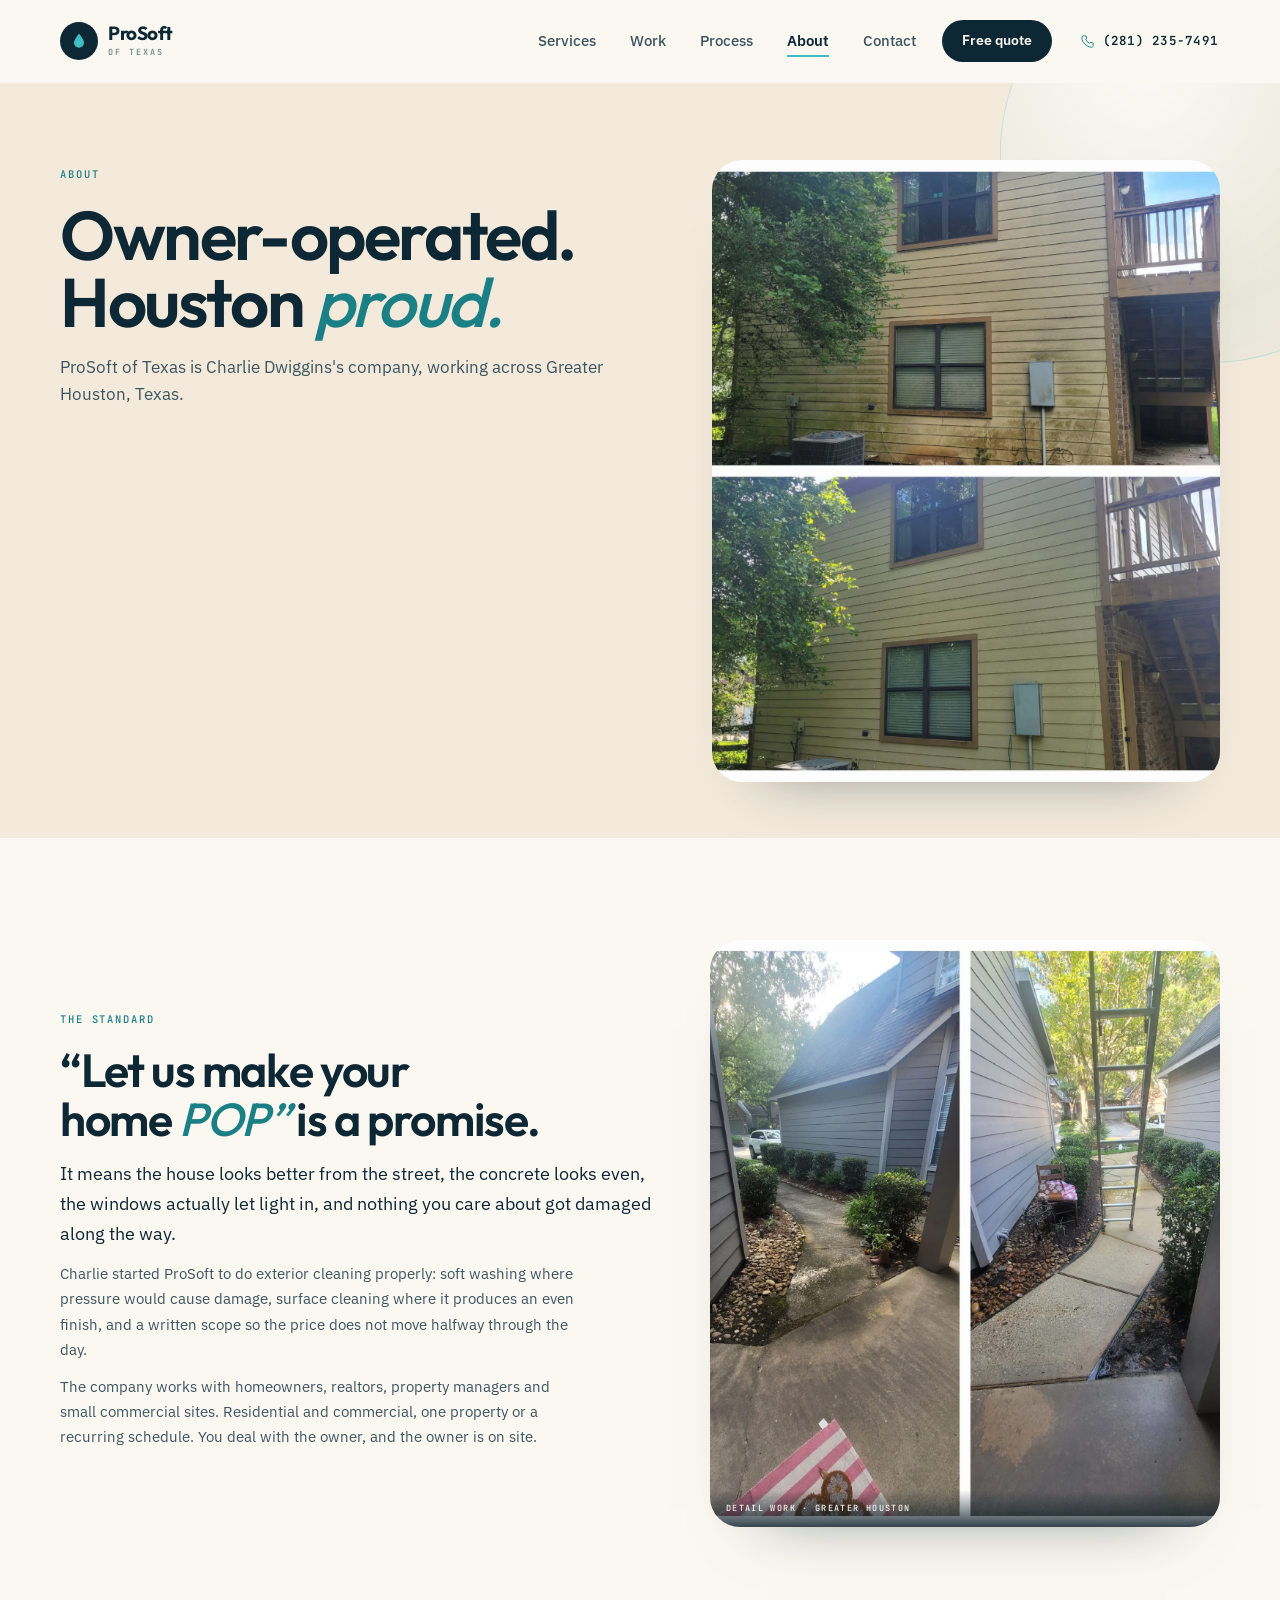
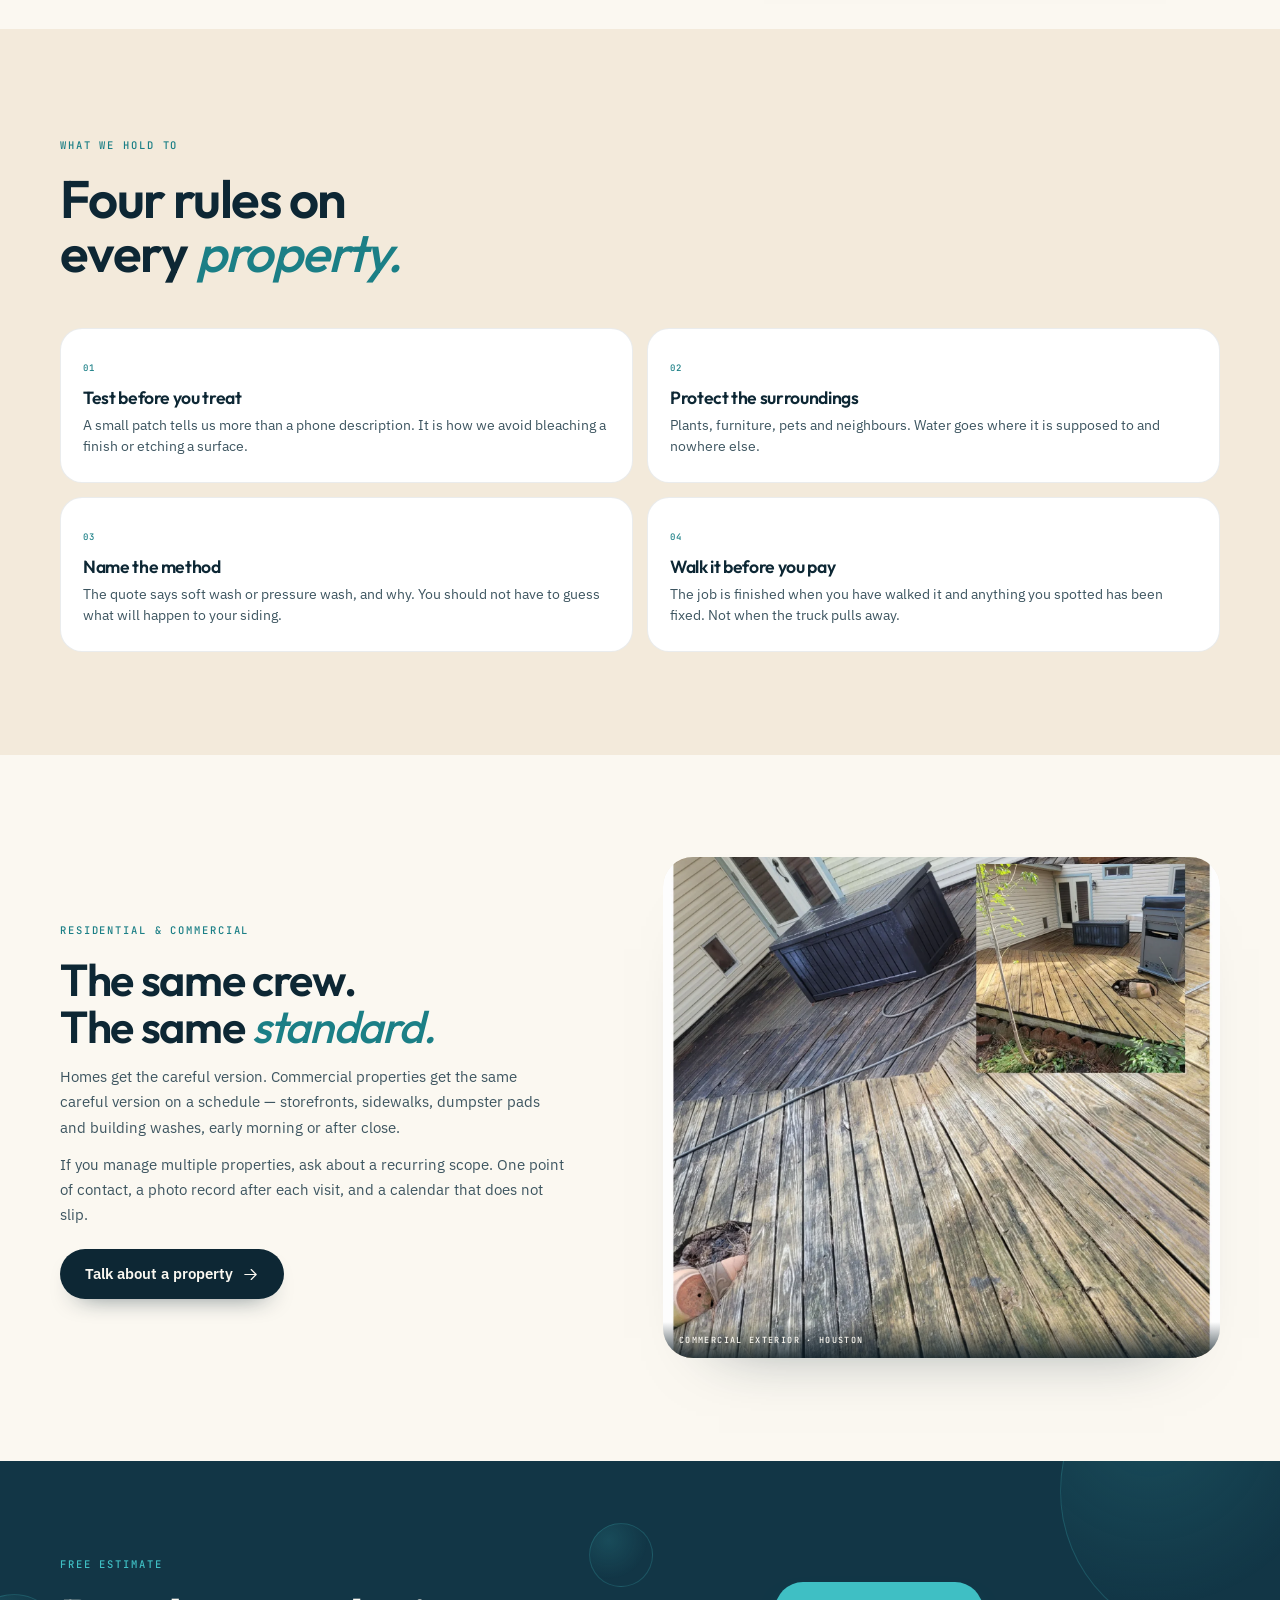
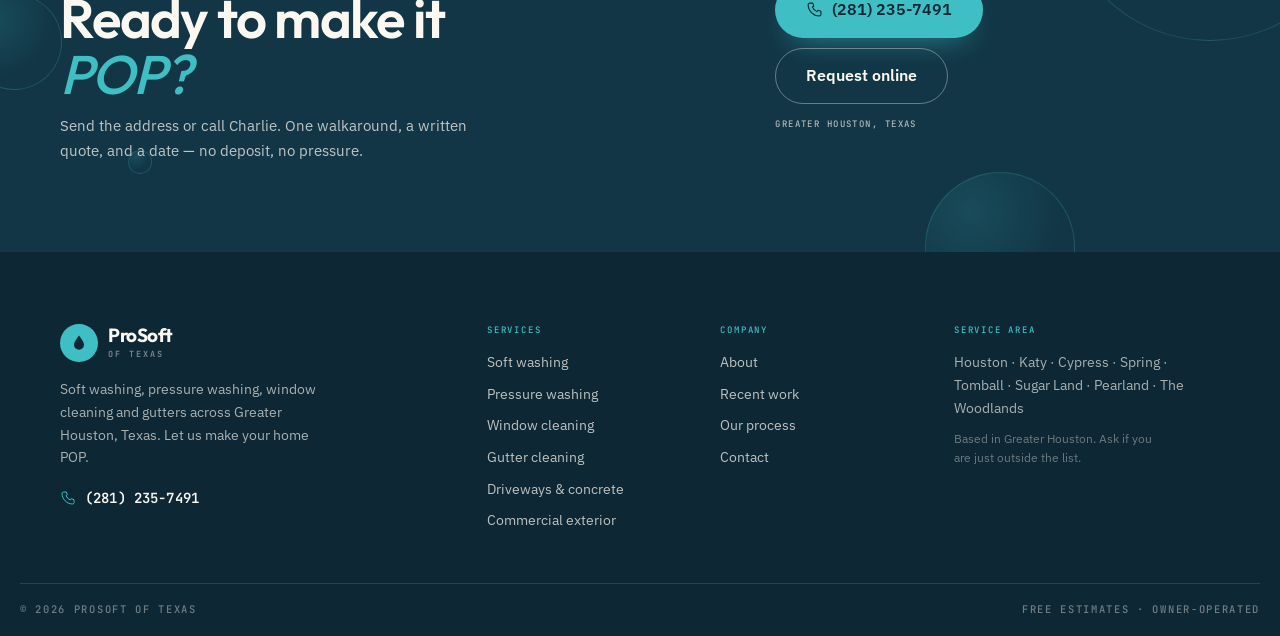
<file: about/index.html>
<!DOCTYPE html>
<html lang="en">
<head>
<meta charset="UTF-8">
<script>document.documentElement.classList.add('js');</script>

<meta name="viewport" content="width=device-width, initial-scale=1.0">
<title>About ProSoft of Texas | Houston Exterior Cleaning</title>
<meta name="description" content="Meet ProSoft of Texas — owner-operated by Charlie Dwiggins, serving Greater Houston with soft washing, pressure washing, windows and gutters.">
<link rel="canonical" href="https://ari-builds.github.io/prosoft-of-texas-site/about/">
<meta property="og:type" content="website">
<meta property="og:title" content="About ProSoft of Texas | Houston Exterior Cleaning">
<meta property="og:description" content="Meet ProSoft of Texas — owner-operated by Charlie Dwiggins, serving Greater Houston with soft washing, pressure washing, windows and gutters.">
<meta property="og:url" content="https://ari-builds.github.io/prosoft-of-texas-site/about/">
<meta property="og:image" content="https://ari-builds.github.io/prosoft-of-texas-site/assets/opt/about.webp">
<meta name="theme-color" content="#0D2734">
<link rel="icon" href="../assets/opt/work-01.webp" type="image/webp">
<link rel="preconnect" href="https://fonts.googleapis.com">
<link rel="preconnect" href="https://fonts.gstatic.com" crossorigin>
<link href="https://fonts.googleapis.com/css2?family=Outfit:wght@400;500;600;700;800&family=IBM+Plex+Sans:wght@300;400;500;600&family=JetBrains+Mono:wght@400;500;600&display=swap" rel="stylesheet">
<link rel="stylesheet" href="../styles.css">
<script type="application/ld+json">{"@context":"https://schema.org","@graph":[{"@type":"HomeAndConstructionBusiness","@id":"https://ari-builds.github.io/prosoft-of-texas-site/#business","name":"ProSoft of Texas","description":"Soft washing, pressure washing, window cleaning, gutter cleaning, concrete and commercial exterior cleaning across Greater Houston, Texas.","url":"https://ari-builds.github.io/prosoft-of-texas-site/","image":"https://ari-builds.github.io/prosoft-of-texas-site/assets/opt/hero.webp","telephone":"+1-281-235-7491","areaServed":["Houston","Katy","Cypress","Spring","Tomball","Sugar Land","Pearland","The Woodlands"],"priceRange":"$$","founder":{"@type":"Person","name":"Charlie Dwiggins"},"slogan":"Let Us Make Your Home POP!"},{"@type":"BreadcrumbList","itemListElement":[{"@type":"ListItem","position":1,"name":"Home","item":"https://ari-builds.github.io/prosoft-of-texas-site/"},{"@type":"ListItem","position":2,"name":"About","item":"https://ari-builds.github.io/prosoft-of-texas-site/about/"}]},{"@type":"Person","name":"Charlie Dwiggins","jobTitle":"Owner","worksFor":{"@id":"https://ari-builds.github.io/prosoft-of-texas-site/#business"}}]}</script>
</head>
<body>
<svg width="0" height="0" style="position:absolute" aria-hidden="true" focusable="false"><defs>
<symbol id="i-arrow" viewBox="0 0 24 24"><path d="M4 12h15M13 5l7 7-7 7" fill="none" stroke="currentColor" stroke-width="1.7" stroke-linecap="round" stroke-linejoin="round"/></symbol>
<symbol id="i-check" viewBox="0 0 24 24"><path d="M4 12.5l5 5L20 6.5" fill="none" stroke="currentColor" stroke-width="1.7" stroke-linecap="round" stroke-linejoin="round"/></symbol>
<symbol id="i-tel" viewBox="0 0 24 24"><path d="M6.5 3h3l1.5 4-2 1.5a12 12 0 006.5 6.5l1.5-2 4 1.5v3A2.5 2.5 0 0118.5 21C10.5 21 3 13.5 3 5.5A2.5 2.5 0 015.5 3z" fill="none" stroke="currentColor" stroke-width="1.5" stroke-linejoin="round"/></symbol>
<symbol id="i-pin" viewBox="0 0 24 24"><path d="M12 21s-6.5-6.2-6.5-11a6.5 6.5 0 0113 0c0 4.8-6.5 11-6.5 11z" fill="none" stroke="currentColor" stroke-width="1.5"/><circle cx="12" cy="10" r="2.2" fill="none" stroke="currentColor" stroke-width="1.5"/></symbol>
<symbol id="i-drop" viewBox="0 0 24 24"><path d="M12 3c3.5 5 6 8.2 6 11a6 6 0 11-12 0c0-2.8 2.5-6 6-11z" fill="none" stroke="currentColor" stroke-width="1.5" stroke-linejoin="round"/></symbol>
<symbol id="i-spray" viewBox="0 0 24 24"><path d="M8 9h7v12H8zM8 9V6h7v3M5 12H2M20 4l2-1M20 8h3M18 2v3" fill="none" stroke="currentColor" stroke-width="1.5" stroke-linecap="round" stroke-linejoin="round"/></symbol>
<symbol id="i-window" viewBox="0 0 24 24"><rect x="3" y="3" width="18" height="18" rx="2" fill="none" stroke="currentColor" stroke-width="1.5"/><path d="M12 3v18M3 12h18" stroke="currentColor" stroke-width="1.5"/></symbol>
<symbol id="i-gutter" viewBox="0 0 24 24"><path d="M3 7h18v4H3zM6 11v5a3 3 0 003 3M18 11v5a3 3 0 01-3 3" fill="none" stroke="currentColor" stroke-width="1.5" stroke-linejoin="round"/></symbol>
<symbol id="i-spark" viewBox="0 0 24 24"><path d="M12 2l2.2 7.8L22 12l-7.8 2.2L12 22l-2.2-7.8L2 12l7.8-2.2z" fill="none" stroke="currentColor" stroke-width="1.5" stroke-linejoin="round"/></symbol>
</defs></svg>
<a class="skip" href="#main">Skip to content</a>
<header class="hdr" id="top">
  <div class="shell hdr__in">
    <a class="logo" href="../" aria-label="ProSoft of Texas, home">
  <span class="logo__mark" aria-hidden="true"><svg viewBox="0 0 24 24" width="20" height="20"><path d="M12 3c3.5 5 6 8.2 6 11a6 6 0 11-12 0c0-2.8 2.5-6 6-11z" fill="currentColor"/></svg></span>
  <span class="logo__txt"><strong>ProSoft</strong><span class="mono">of Texas</span></span>
</a>
    <nav class="nav" aria-label="Main">
      <a href="../services/">Services</a>
      <a href="../work/">Work</a>
      <a href="../process/">Process</a>
      <a href="../about/" aria-current="page">About</a>
      <a href="../contact/">Contact</a>
    </nav>
    <a class="hdr__cta" href="../contact/">Free quote</a>
    <a class="hdr__tel" href="tel:+12812357491"><svg class="ico" aria-hidden="true"><use href="#i-tel"/></svg><span>(281) 235-7491</span></a>
    <button class="burger" aria-label="Menu" aria-expanded="false" aria-controls="mnav"><span></span><span></span><span></span></button>
  </div>
  <div class="mnav" id="mnav" hidden>
    <a href="../services/">Services</a>
    <a href="../work/">Work</a>
    <a href="../process/">Process</a>
    <a href="../about/">About</a>
    <a href="../contact/">Contact</a>
    <a class="mnav__tel" href="tel:+12812357491">(281) 235-7491</a>
    <a class="btn btn--navy" href="../contact/">Get a free quote</a>
  </div>
</header>
<main id="main">

<section class="phero phero--about">
  <div class="shell phero__grid">
    <div>
      <span class="label">About</span>
      <h1>Owner-operated.<br>Houston <em>proud.</em></h1>
      <p>ProSoft of Texas is Charlie Dwiggins's company, working across Greater Houston, Texas.</p>
    </div>
    <figure class="phero__fig phero__fig--portrait"><img src="../assets/opt/about.webp" alt="Charlie Dwiggins, ProSoft of Texas" width="1600" height="1600" fetchpriority="high" decoding="async"></figure>
  </div>
</section>

<section class="sec">
  <div class="shell about__grid">
    <div class="about__lead">
      <span class="label">The standard</span>
      <h2>“Let us make your<br>home <em>POP”</em> is a promise.</h2>
      <p class="lead">It means the house looks better from the street, the concrete looks even, the windows actually let light in, and nothing you care about got damaged along the way.</p>
      <p>Charlie started ProSoft to do exterior cleaning properly: soft washing where pressure would cause damage, surface cleaning where it produces an even finish, and a written scope so the price does not move halfway through the day.</p>
      <p>The company works with homeowners, realtors, property managers and small commercial sites. Residential and commercial, one property or a recurring schedule. You deal with the owner, and the owner is on site.</p>
    </div>
    <figure class="about__fig plate"><img src="../assets/opt/detail.webp" alt="Exterior cleaning detail" width="1600" height="1600" loading="lazy" decoding="async"><figcaption class="mono">Detail work · Greater Houston</figcaption></figure>
  </div>
</section>

<section class="sec sec--sand">
  <div class="shell">
    <div class="sechead"><span class="label">What we hold to</span><h2>Four rules on<br>every <em>property.</em></h2></div>
    <ul class="rules">
      <li><span class="mono">01</span><h3>Test before you treat</h3><p>A small patch tells us more than a phone description. It is how we avoid bleaching a finish or etching a surface.</p></li>
      <li><span class="mono">02</span><h3>Protect the surroundings</h3><p>Plants, furniture, pets and neighbours. Water goes where it is supposed to and nowhere else.</p></li>
      <li><span class="mono">03</span><h3>Name the method</h3><p>The quote says soft wash or pressure wash, and why. You should not have to guess what will happen to your siding.</p></li>
      <li><span class="mono">04</span><h3>Walk it before you pay</h3><p>The job is finished when you have walked it and anything you spotted has been fixed. Not when the truck pulls away.</p></li>
    </ul>
  </div>
</section>

<section class="sec">
  <div class="shell two two--rev">
    <figure class="frame"><img src="../assets/opt/work-07.webp" alt="Commercial exterior cleaning in Houston" width="1600" height="1600" loading="lazy" decoding="async"><figcaption class="mono">Commercial exterior · Houston</figcaption></figure>
    <div>
      <span class="label">Residential &amp; commercial</span>
      <h2>The same crew.<br>The same <em>standard.</em></h2>
      <p>Homes get the careful version. Commercial properties get the same careful version on a schedule — storefronts, sidewalks, dumpster pads and building washes, early morning or after close.</p>
      <p>If you manage multiple properties, ask about a recurring scope. One point of contact, a photo record after each visit, and a calendar that does not slip.</p>
      <a class="btn btn--navy" href="../contact/">Talk about a property <svg class="ico" aria-hidden="true"><use href="#i-arrow"/></svg></a>
    </div>
  </div>
</section>

<section class="band">
  <div class="bubbles" aria-hidden="true"><span></span><span></span><span></span><span></span><span></span></div>
  <div class="shell band__in">
    <div>
      <span class="label label--light">Free estimate</span>
      <h2>Ready to make it<br><em>POP?</em></h2>
      <p>Send the address or call Charlie. One walkaround, a written quote, and a date — no deposit, no pressure.</p>
    </div>
    <div class="band__acts">
      <a class="btn btn--aqua btn--lg" href="tel:+12812357491"><svg class="ico" aria-hidden="true"><use href="#i-tel"/></svg>(281) 235-7491</a>
      <a class="btn btn--outline-light btn--lg" href="../contact/">Request online</a>
      <span class="mono band__note">Greater Houston, Texas</span>
    </div>
  </div>
</section>

</main>
<footer class="foot">
  <div class="shell foot__top">
    <div class="foot__brand">
      <a class="logo" href="../" aria-label="ProSoft of Texas, home">
  <span class="logo__mark" aria-hidden="true"><svg viewBox="0 0 24 24" width="20" height="20"><path d="M12 3c3.5 5 6 8.2 6 11a6 6 0 11-12 0c0-2.8 2.5-6 6-11z" fill="currentColor"/></svg></span>
  <span class="logo__txt"><strong>ProSoft</strong><span class="mono">of Texas</span></span>
</a>
      <p>Soft washing, pressure washing, window cleaning and gutters across Greater Houston, Texas. Let us make your home POP.</p>
      <a class="foot__tel" href="tel:+12812357491"><svg class="ico" aria-hidden="true"><use href="#i-tel"/></svg>(281) 235-7491</a>
    </div>
    <div class="foot__col">
      <h4 class="mono">Services</h4>
      <a href="../services/#soft-washing">Soft washing</a>
      <a href="../services/#pressure-washing">Pressure washing</a>
      <a href="../services/#window-cleaning">Window cleaning</a>
      <a href="../services/#gutter-cleaning">Gutter cleaning</a>
      <a href="../services/#concrete-and-driveways">Driveways & concrete</a>
      <a href="../services/#commercial-exterior">Commercial exterior</a>
    </div>
    <div class="foot__col">
      <h4 class="mono">Company</h4>
      <a href="../about/">About</a>
      <a href="../work/">Recent work</a>
      <a href="../process/">Our process</a>
      <a href="../contact/">Contact</a>
    </div>
    <div class="foot__col">
      <h4 class="mono">Service area</h4>
      <p class="foot__area">Houston · Katy · Cypress · Spring · Tomball · Sugar Land · Pearland · The Woodlands</p>
      <p class="foot__fine">Based in Greater Houston. Ask if you are just outside the list.</p>
    </div>
  </div>
  <div class="shell foot__bottom">
    <span class="mono">© <span data-year>2026</span> ProSoft of Texas</span>
    <span class="mono">Free estimates · Owner-operated</span>
  </div>
</footer>
<script src="../script.js" defer></script>
</body>
</html>
</file>
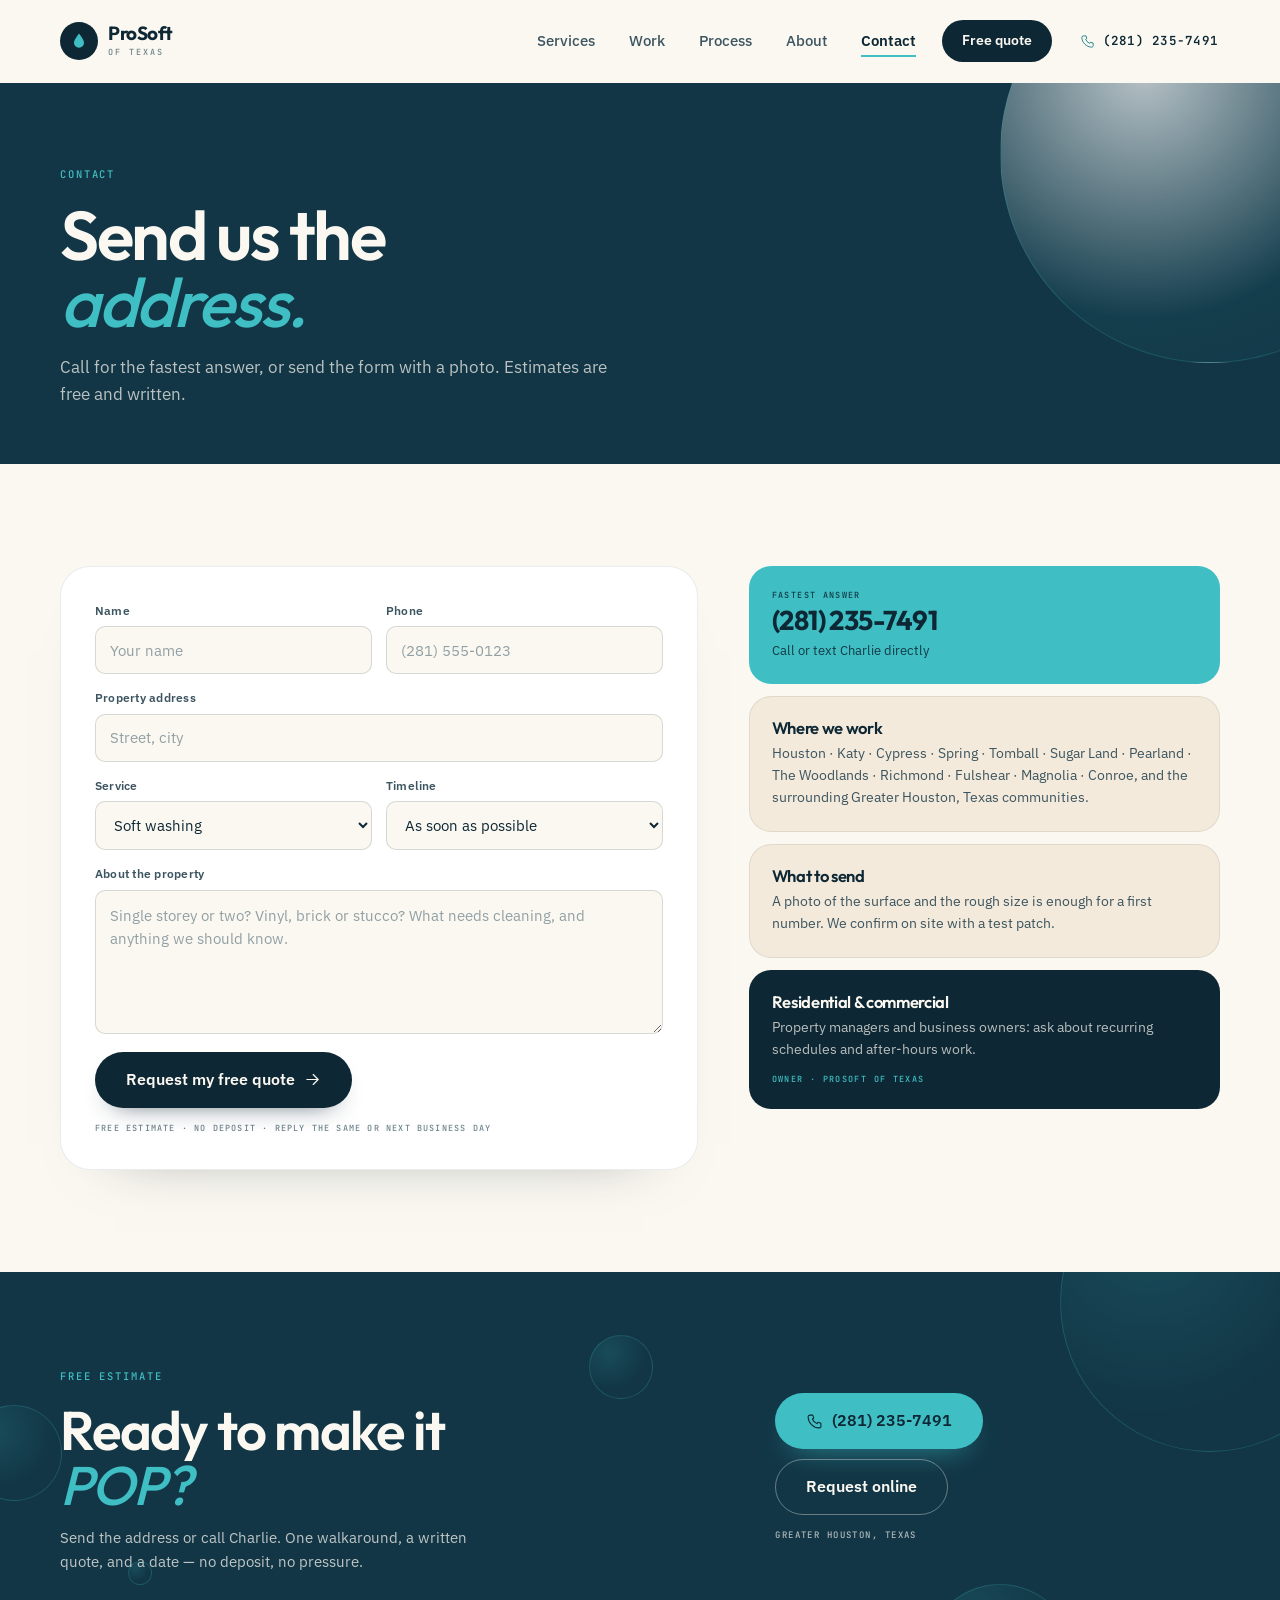
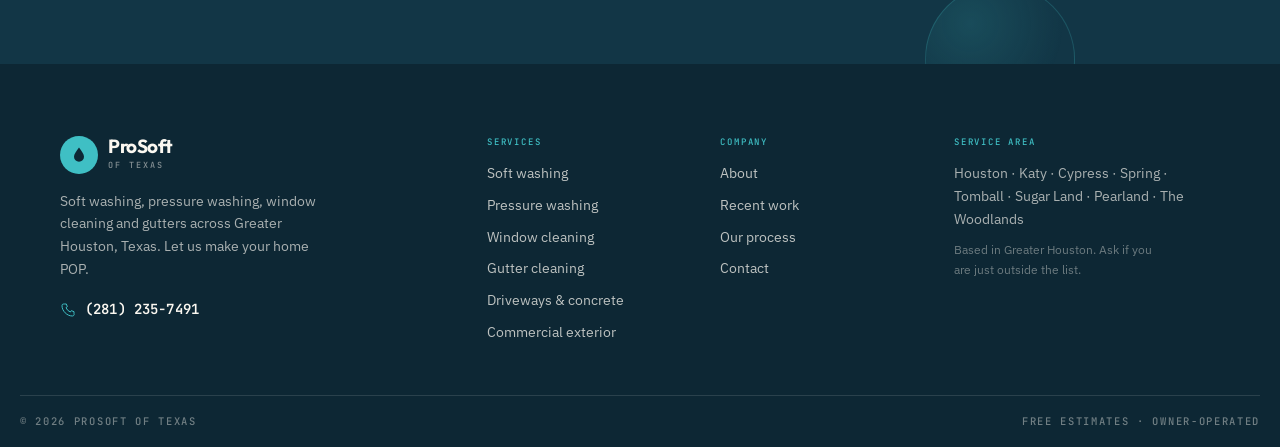
<file: contact/index.html>
<!DOCTYPE html>
<html lang="en">
<head>
<meta charset="UTF-8">
<script>document.documentElement.classList.add('js');</script>

<meta name="viewport" content="width=device-width, initial-scale=1.0">
<title>Contact ProSoft of Texas | Free Houston Estimate</title>
<meta name="description" content="Request a free exterior cleaning estimate in Greater Houston. Call (281) 235-7491 or send the form for a written quote.">
<link rel="canonical" href="https://ari-builds.github.io/prosoft-of-texas-site/contact/">
<meta property="og:type" content="website">
<meta property="og:title" content="Contact ProSoft of Texas | Free Houston Estimate">
<meta property="og:description" content="Request a free exterior cleaning estimate in Greater Houston. Call (281) 235-7491 or send the form for a written quote.">
<meta property="og:url" content="https://ari-builds.github.io/prosoft-of-texas-site/contact/">
<meta property="og:image" content="https://ari-builds.github.io/prosoft-of-texas-site/assets/opt/hero.webp">
<meta name="theme-color" content="#0D2734">
<link rel="icon" href="../assets/opt/work-01.webp" type="image/webp">
<link rel="preconnect" href="https://fonts.googleapis.com">
<link rel="preconnect" href="https://fonts.gstatic.com" crossorigin>
<link href="https://fonts.googleapis.com/css2?family=Outfit:wght@400;500;600;700;800&family=IBM+Plex+Sans:wght@300;400;500;600&family=JetBrains+Mono:wght@400;500;600&display=swap" rel="stylesheet">
<link rel="stylesheet" href="../styles.css">
<script type="application/ld+json">{"@context":"https://schema.org","@graph":[{"@type":"HomeAndConstructionBusiness","@id":"https://ari-builds.github.io/prosoft-of-texas-site/#business","name":"ProSoft of Texas","description":"Soft washing, pressure washing, window cleaning, gutter cleaning, concrete and commercial exterior cleaning across Greater Houston, Texas.","url":"https://ari-builds.github.io/prosoft-of-texas-site/","image":"https://ari-builds.github.io/prosoft-of-texas-site/assets/opt/hero.webp","telephone":"+1-281-235-7491","areaServed":["Houston","Katy","Cypress","Spring","Tomball","Sugar Land","Pearland","The Woodlands"],"priceRange":"$$","founder":{"@type":"Person","name":"Charlie Dwiggins"},"slogan":"Let Us Make Your Home POP!"},{"@type":"BreadcrumbList","itemListElement":[{"@type":"ListItem","position":1,"name":"Home","item":"https://ari-builds.github.io/prosoft-of-texas-site/"},{"@type":"ListItem","position":2,"name":"Contact","item":"https://ari-builds.github.io/prosoft-of-texas-site/contact/"}]}]}</script>
</head>
<body>
<svg width="0" height="0" style="position:absolute" aria-hidden="true" focusable="false"><defs>
<symbol id="i-arrow" viewBox="0 0 24 24"><path d="M4 12h15M13 5l7 7-7 7" fill="none" stroke="currentColor" stroke-width="1.7" stroke-linecap="round" stroke-linejoin="round"/></symbol>
<symbol id="i-check" viewBox="0 0 24 24"><path d="M4 12.5l5 5L20 6.5" fill="none" stroke="currentColor" stroke-width="1.7" stroke-linecap="round" stroke-linejoin="round"/></symbol>
<symbol id="i-tel" viewBox="0 0 24 24"><path d="M6.5 3h3l1.5 4-2 1.5a12 12 0 006.5 6.5l1.5-2 4 1.5v3A2.5 2.5 0 0118.5 21C10.5 21 3 13.5 3 5.5A2.5 2.5 0 015.5 3z" fill="none" stroke="currentColor" stroke-width="1.5" stroke-linejoin="round"/></symbol>
<symbol id="i-pin" viewBox="0 0 24 24"><path d="M12 21s-6.5-6.2-6.5-11a6.5 6.5 0 0113 0c0 4.8-6.5 11-6.5 11z" fill="none" stroke="currentColor" stroke-width="1.5"/><circle cx="12" cy="10" r="2.2" fill="none" stroke="currentColor" stroke-width="1.5"/></symbol>
<symbol id="i-drop" viewBox="0 0 24 24"><path d="M12 3c3.5 5 6 8.2 6 11a6 6 0 11-12 0c0-2.8 2.5-6 6-11z" fill="none" stroke="currentColor" stroke-width="1.5" stroke-linejoin="round"/></symbol>
<symbol id="i-spray" viewBox="0 0 24 24"><path d="M8 9h7v12H8zM8 9V6h7v3M5 12H2M20 4l2-1M20 8h3M18 2v3" fill="none" stroke="currentColor" stroke-width="1.5" stroke-linecap="round" stroke-linejoin="round"/></symbol>
<symbol id="i-window" viewBox="0 0 24 24"><rect x="3" y="3" width="18" height="18" rx="2" fill="none" stroke="currentColor" stroke-width="1.5"/><path d="M12 3v18M3 12h18" stroke="currentColor" stroke-width="1.5"/></symbol>
<symbol id="i-gutter" viewBox="0 0 24 24"><path d="M3 7h18v4H3zM6 11v5a3 3 0 003 3M18 11v5a3 3 0 01-3 3" fill="none" stroke="currentColor" stroke-width="1.5" stroke-linejoin="round"/></symbol>
<symbol id="i-spark" viewBox="0 0 24 24"><path d="M12 2l2.2 7.8L22 12l-7.8 2.2L12 22l-2.2-7.8L2 12l7.8-2.2z" fill="none" stroke="currentColor" stroke-width="1.5" stroke-linejoin="round"/></symbol>
</defs></svg>
<a class="skip" href="#main">Skip to content</a>
<header class="hdr" id="top">
  <div class="shell hdr__in">
    <a class="logo" href="../" aria-label="ProSoft of Texas, home">
  <span class="logo__mark" aria-hidden="true"><svg viewBox="0 0 24 24" width="20" height="20"><path d="M12 3c3.5 5 6 8.2 6 11a6 6 0 11-12 0c0-2.8 2.5-6 6-11z" fill="currentColor"/></svg></span>
  <span class="logo__txt"><strong>ProSoft</strong><span class="mono">of Texas</span></span>
</a>
    <nav class="nav" aria-label="Main">
      <a href="../services/">Services</a>
      <a href="../work/">Work</a>
      <a href="../process/">Process</a>
      <a href="../about/">About</a>
      <a href="../contact/" aria-current="page">Contact</a>
    </nav>
    <a class="hdr__cta" href="../contact/">Free quote</a>
    <a class="hdr__tel" href="tel:+12812357491"><svg class="ico" aria-hidden="true"><use href="#i-tel"/></svg><span>(281) 235-7491</span></a>
    <button class="burger" aria-label="Menu" aria-expanded="false" aria-controls="mnav"><span></span><span></span><span></span></button>
  </div>
  <div class="mnav" id="mnav" hidden>
    <a href="../services/">Services</a>
    <a href="../work/">Work</a>
    <a href="../process/">Process</a>
    <a href="../about/">About</a>
    <a href="../contact/">Contact</a>
    <a class="mnav__tel" href="tel:+12812357491">(281) 235-7491</a>
    <a class="btn btn--navy" href="../contact/">Get a free quote</a>
  </div>
</header>
<main id="main">

<section class="phero phero--contact">
  <div class="shell">
    <span class="label">Contact</span>
    <h1>Send us the<br><em>address.</em></h1>
    <p>Call for the fastest answer, or send the form with a photo. Estimates are free and written.</p>
  </div>
</section>

<section class="sec">
  <div class="shell contact__grid">
    <form class="form" action="../thank-you/" method="get" data-quote>
      <div class="form__row">
        <label>Name<input type="text" name="name" autocomplete="name" required placeholder="Your name"></label>
        <label>Phone<input type="tel" name="phone" autocomplete="tel" required placeholder="(281) 555-0123"></label>
      </div>
      <label>Property address<input type="text" name="address" autocomplete="street-address" placeholder="Street, city"></label>
      <div class="form__row">
        <label>Service
          <select name="service">
            <option>Soft washing</option>
            <option>Pressure washing</option>
            <option>Window cleaning</option>
            <option>Gutter cleaning</option>
            <option>Driveways & concrete</option>
            <option>Commercial exterior</option>
            <option>Not sure yet</option>
          </select>
        </label>
        <label>Timeline
          <select name="timeline">
            <option>As soon as possible</option>
            <option>Within two weeks</option>
            <option>This month</option>
            <option>Just planning</option>
          </select>
        </label>
      </div>
      <label>About the property<textarea name="message" rows="5" placeholder="Single storey or two? Vinyl, brick or stucco? What needs cleaning, and anything we should know."></textarea></label>
      <button class="btn btn--navy btn--lg" type="submit">Request my free quote <svg class="ico" aria-hidden="true"><use href="#i-arrow"/></svg></button>
      <p class="form__fine mono">Free estimate · no deposit · reply the same or next business day</p>
    </form>

    <aside class="contact__aside">
      <a class="cbox cbox--aqua" href="tel:+12812357491">
        <span class="mono">Fastest answer</span>
        <strong>(281) 235-7491</strong>
        <span>Call or text Charlie directly</span>
      </a>
      <div class="cbox">
        <h3>Where we work</h3>
        <p>Houston · Katy · Cypress · Spring · Tomball · Sugar Land · Pearland · The Woodlands · Richmond · Fulshear · Magnolia · Conroe, and the surrounding Greater Houston, Texas communities.</p>
      </div>
      <div class="cbox">
        <h3>What to send</h3>
        <p>A photo of the surface and the rough size is enough for a first number. We confirm on site with a test patch.</p>
      </div>
      <div class="cbox cbox--navy">
        <h3>Residential &amp; commercial</h3>
        <p>Property managers and business owners: ask about recurring schedules and after-hours work.</p>
        <span class="mono">Owner · ProSoft of Texas</span>
      </div>
    </aside>
  </div>
</section>

<section class="band">
  <div class="bubbles" aria-hidden="true"><span></span><span></span><span></span><span></span><span></span></div>
  <div class="shell band__in">
    <div>
      <span class="label label--light">Free estimate</span>
      <h2>Ready to make it<br><em>POP?</em></h2>
      <p>Send the address or call Charlie. One walkaround, a written quote, and a date — no deposit, no pressure.</p>
    </div>
    <div class="band__acts">
      <a class="btn btn--aqua btn--lg" href="tel:+12812357491"><svg class="ico" aria-hidden="true"><use href="#i-tel"/></svg>(281) 235-7491</a>
      <a class="btn btn--outline-light btn--lg" href="../contact/">Request online</a>
      <span class="mono band__note">Greater Houston, Texas</span>
    </div>
  </div>
</section>

</main>
<footer class="foot">
  <div class="shell foot__top">
    <div class="foot__brand">
      <a class="logo" href="../" aria-label="ProSoft of Texas, home">
  <span class="logo__mark" aria-hidden="true"><svg viewBox="0 0 24 24" width="20" height="20"><path d="M12 3c3.5 5 6 8.2 6 11a6 6 0 11-12 0c0-2.8 2.5-6 6-11z" fill="currentColor"/></svg></span>
  <span class="logo__txt"><strong>ProSoft</strong><span class="mono">of Texas</span></span>
</a>
      <p>Soft washing, pressure washing, window cleaning and gutters across Greater Houston, Texas. Let us make your home POP.</p>
      <a class="foot__tel" href="tel:+12812357491"><svg class="ico" aria-hidden="true"><use href="#i-tel"/></svg>(281) 235-7491</a>
    </div>
    <div class="foot__col">
      <h4 class="mono">Services</h4>
      <a href="../services/#soft-washing">Soft washing</a>
      <a href="../services/#pressure-washing">Pressure washing</a>
      <a href="../services/#window-cleaning">Window cleaning</a>
      <a href="../services/#gutter-cleaning">Gutter cleaning</a>
      <a href="../services/#concrete-and-driveways">Driveways & concrete</a>
      <a href="../services/#commercial-exterior">Commercial exterior</a>
    </div>
    <div class="foot__col">
      <h4 class="mono">Company</h4>
      <a href="../about/">About</a>
      <a href="../work/">Recent work</a>
      <a href="../process/">Our process</a>
      <a href="../contact/">Contact</a>
    </div>
    <div class="foot__col">
      <h4 class="mono">Service area</h4>
      <p class="foot__area">Houston · Katy · Cypress · Spring · Tomball · Sugar Land · Pearland · The Woodlands</p>
      <p class="foot__fine">Based in Greater Houston. Ask if you are just outside the list.</p>
    </div>
  </div>
  <div class="shell foot__bottom">
    <span class="mono">© <span data-year>2026</span> ProSoft of Texas</span>
    <span class="mono">Free estimates · Owner-operated</span>
  </div>
</footer>
<script src="../script.js" defer></script>
</body>
</html>
</file>
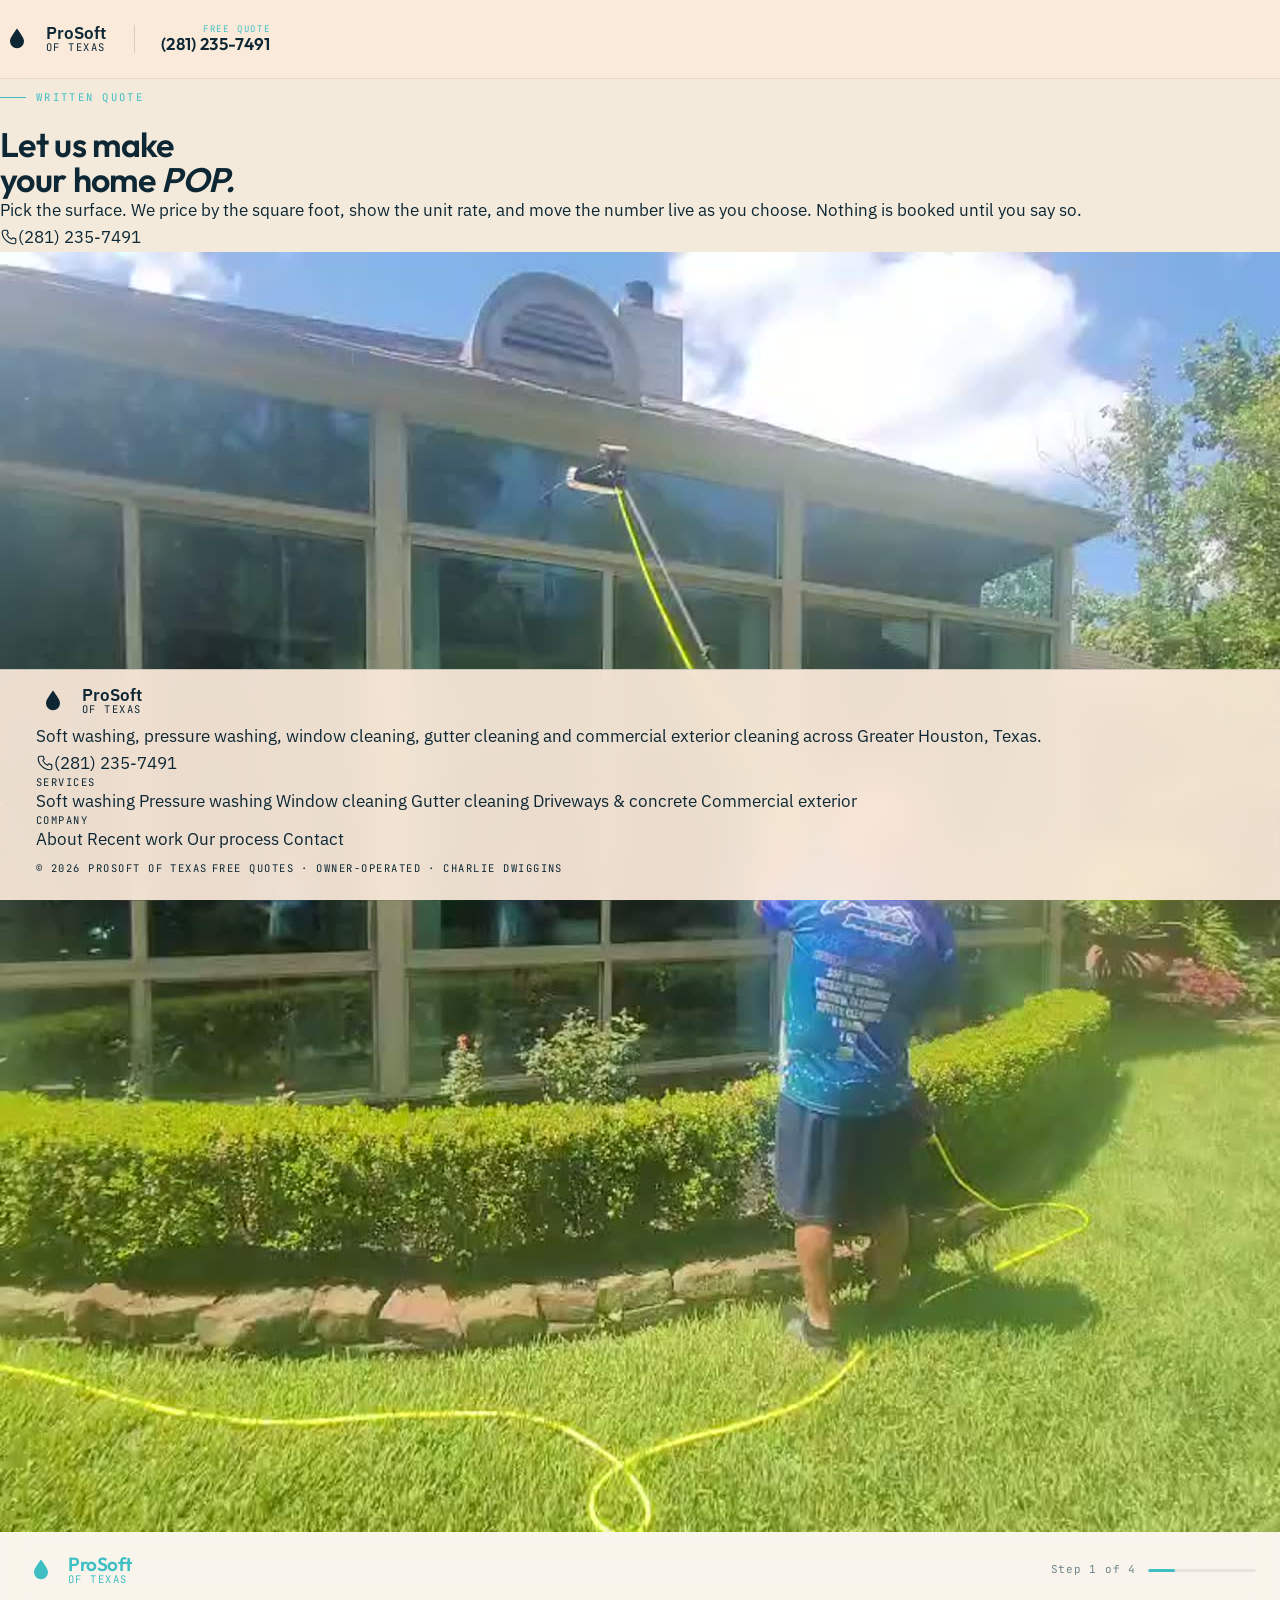
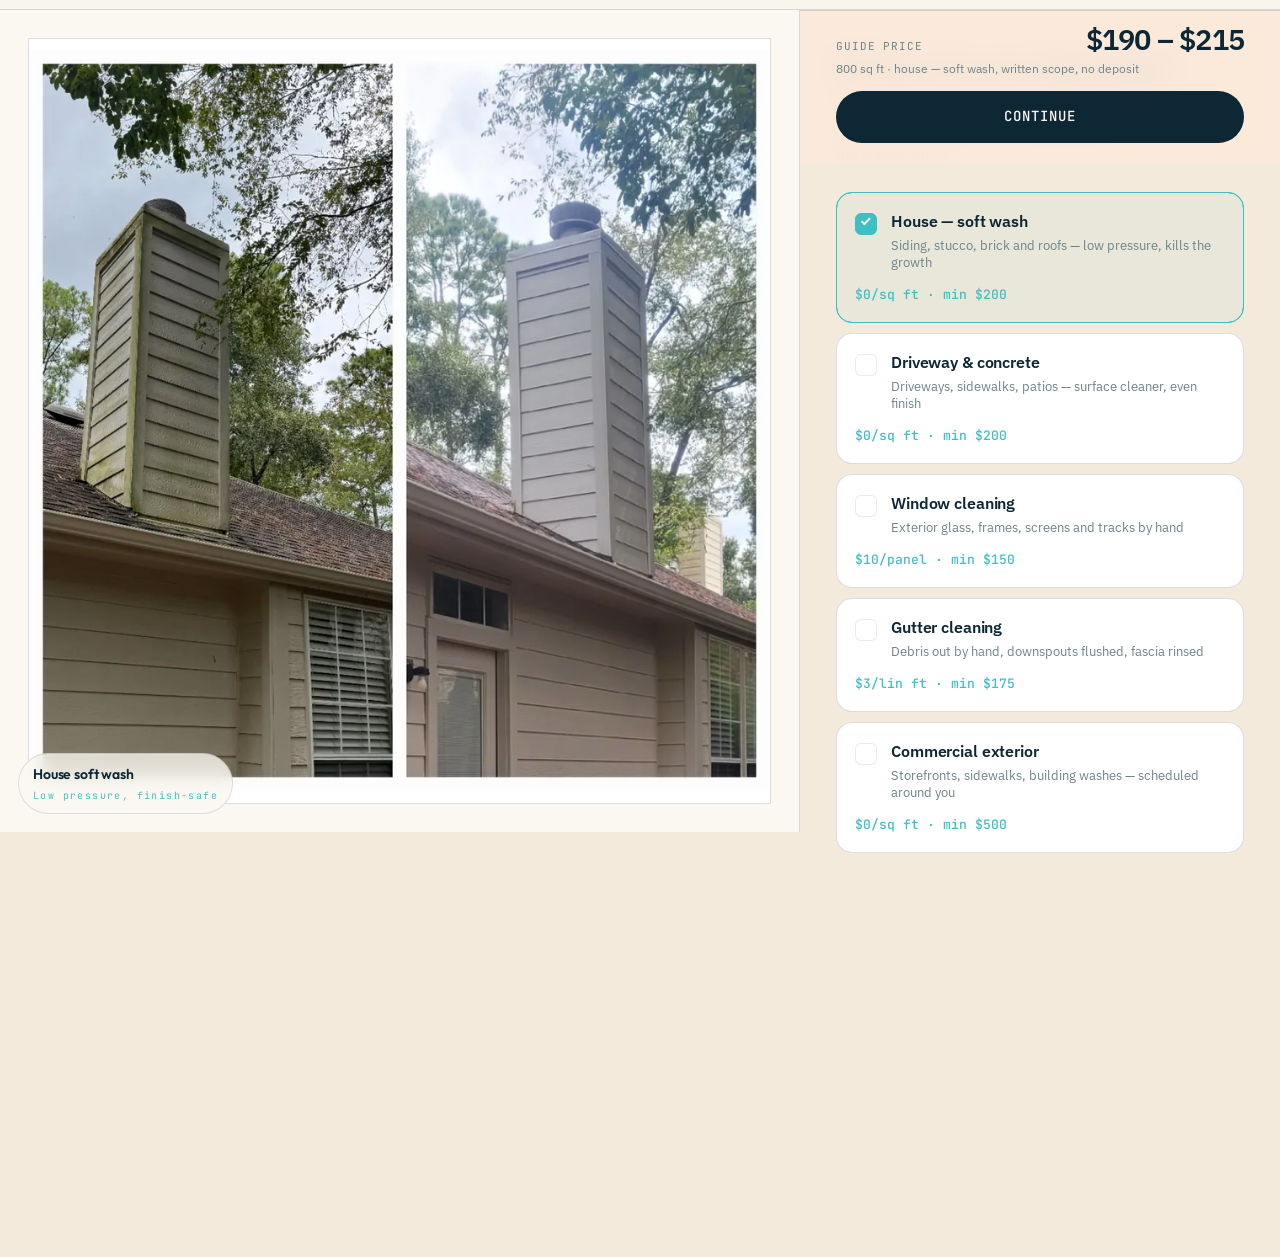
<file: estimate/index.html>
<!DOCTYPE html>
<html lang="en">
<head>
<meta charset="UTF-8">
<meta name="viewport" content="width=device-width, initial-scale=1, viewport-fit=cover">
<title>Written quote · ProSoft of Texas</title>
<meta name="description" content="Get a fixed, line-item written quote for soft washing, pressure washing, windows, gutters and concrete across Greater Houston. Owner-operated by Charlie Dwiggins.">
<link rel="canonical" href="https://ari-builds.github.io/prosoft-of-texas-site/estimate/">
<meta property="og:type" content="website">
<meta property="og:title" content="Written quote · ProSoft of Texas">
<meta property="og:description" content="Fixed, line-item written quote for exterior cleaning across Greater Houston. Owner-operated by Charlie Dwiggins.">
<meta property="og:url" content="https://ari-builds.github.io/prosoft-of-texas-site/estimate/">
<meta property="og:image" content="https://ari-builds.github.io/prosoft-of-texas-site/assets/opt/hero.webp">
<meta name="theme-color" content="#0D2734">
<link rel="icon" href="../assets/opt/work-01.webp" type="image/webp">
<link rel="preconnect" href="https://fonts.googleapis.com">
<link rel="preconnect" href="https://fonts.gstatic.com" crossorigin>
<link href="https://fonts.googleapis.com/css2?family=Outfit:wght@400;500;600;700;800&family=IBM+Plex+Sans:wght@300;400;500;600&family=JetBrains+Mono:wght@400;500;600&display=swap" rel="stylesheet">
<link rel="stylesheet" href="styles.css">
<script>document.documentElement.classList.add('js');</script>
</head>
<body>
<svg width="0" height="0" style="position:absolute" aria-hidden="true" focusable="false"><defs>
<symbol id="i-arrow" viewBox="0 0 24 24"><path d="M4 12h15M13 5l7 7-7 7" fill="none" stroke="currentColor" stroke-width="1.7" stroke-linecap="round" stroke-linejoin="round"/></symbol>
<symbol id="i-check" viewBox="0 0 24 24"><path d="M4 12.5l5 5L20 6.5" fill="none" stroke="currentColor" stroke-width="1.7" stroke-linecap="round" stroke-linejoin="round"/></symbol>
<symbol id="i-tel" viewBox="0 0 24 24"><path d="M6.5 3h3l1.5 4-2 1.5a12 12 0 006.5 6.5l1.5-2 4 1.5v3A2.5 2.5 0 0118.5 21C10.5 21 3 13.5 3 5.5A2.5 2.5 0 015.5 3z" fill="none" stroke="currentColor" stroke-width="1.5" stroke-linejoin="round"/></symbol>
<symbol id="i-home" viewBox="0 0 24 24"><path d="M3 9l9-7 9 7v11a2 2 0 01-2 2H5a2 2 0 01-2-2z" fill="none" stroke="currentColor" stroke-width="1.5" stroke-linecap="round" stroke-linejoin="round"/></symbol>
<symbol id="i-drop" viewBox="0 0 24 24"><path d="M12 3c3.5 5 6 8.2 6 11a6 6 0 11-12 0c0-2.8 2.5-6 6-11z" fill="none" stroke="currentColor" stroke-width="1.5" stroke-linecap="round" stroke-linejoin="round"/></symbol>
<symbol id="i-spray" viewBox="0 0 24 24"><path d="M8 9h7v12H8zM8 9V6h7v3M5 12H2M20 4l2-1M20 8h3M18 2v3" fill="none" stroke="currentColor" stroke-width="1.5" stroke-linecap="round" stroke-linejoin="round"/></symbol>
<symbol id="i-window" viewBox="0 0 24 24"><rect x="3" y="3" width="18" height="18" rx="2" fill="none" stroke="currentColor" stroke-width="1.5"/><path d="M12 3v18M3 12h18" stroke="currentColor" stroke-width="1.5"/></symbol>
<symbol id="i-gutter" viewBox="0 0 24 24"><path d="M3 7h18v4H3zM6 11v5a3 3 0 003 3M18 11v5a3 3 0 01-3 3" fill="none" stroke="currentColor" stroke-width="1.5" stroke-linejoin="round"/></symbol>
</defs></svg>

<a class="skip" href="#main">Skip to content</a>

<header class="hdr" id="top">
  <div class="shell hdr__in">
    <a class="logo" href="#" aria-label="ProSoft of Texas, home">
      <span class="logo__mark" aria-hidden="true"><svg viewBox="0 0 24 24" width="20" height="20"><path d="M12 3c3.5 5 6 8.2 6 11a6 6 0 11-12 0c0-2.8 2.5-6 6-11z" fill="currentColor"/></svg></span>
      <span class="logo__txt"><strong>ProSoft</strong><span class="mono">of Texas</span></span>
    </a>
    <a class="tel" href="tel:+12812357491"><span class="mono">Free quote</span><strong>(281) 235-7491</strong></a>
    <button class="burger" aria-label="Menu" aria-expanded="false" aria-controls="mnav"><span></span><span></span><span></span></button>
  </div>
  <div class="mnav" id="mnav" hidden>
    <a href="../">Home</a>
    <a href="../services/">Services</a>
    <a href="../work/">Work</a>
    <a href="../about/">About</a>
    <a href="../contact/">Contact</a>
    <a class="mnav__tel" href="tel:+12812357491">(281) 235-7491</a>
    <a class="btn btn--navy" href="#" onclick="return false">Start quote</a>
  </div>
</header>

<main id="main">
  <div class="phero">
    <div class="shell phero__grid">
      <div>
        <span class="label">Written quote</span>
        <h1>Let us make<br>your home <em>POP.</em></h1>
        <p>Pick the surface. We price by the square foot, show the unit rate, and move the number live as you choose. Nothing is booked until you say so.</p>
        <a class="btn btn--navy btn--lg" href="tel:+12812357491"><svg class="ico" aria-hidden="true"><use href="#i-tel"/></svg>(281) 235-7491</a>
      </div>
      <figure class="plate phero__fig">
        <img src="../assets/opt/hero-vid-poster.jpg" alt="ProSoft of Texas exterior cleaning" width="1600" height="900" loading="lazy" decoding="async">
      </figure>
    </div>
  </div>

  <div class="app">
    <header class="topbar">
      <a class="brand" href="#" aria-label="Back to quote start">
        <span class="logo__mark" aria-hidden="true"><svg viewBox="0 0 24 24" width="20" height="20"><path d="M12 3c3.5 5 6 8.2 6 11a6 6 0 11-12 0c0-2.8 2.5-6 6-11z" fill="currentColor"/></svg></span>
        <span class="logo__txt"><strong>ProSoft</strong><span class="mono">of Texas</span></span>
      </a>
      <div class="progress">
        <span class="stepno" id="stepno">Step 1 of 4</span>
        <i class="bar" aria-hidden="true"><b id="barfill"></b></i>
      </div>
    </header>

    <div class="stage">
      <section class="preview" aria-label="Live preview of your job">
        <div class="plate prev__plate" id="prevPlate">
          <img id="prevImg" src="../assets/opt/work-01-880.webp" alt="Soft washing a home exterior" width="1600" height="1600" loading="lazy" decoding="async">
        </div>
        <div class="prev__meta">
          <span class="prev__name" id="prevName">Soft washing</span>
          <span class="prev__unit" id="prevUnit">· Low pressure, finish-safe</span>
        </div>
      </section>

      <section class="panel" aria-label="Quoter">
        <div class="panel-scroll" id="panelScroll"></div>

        <div class="foot" id="foot">
          <div class="price">
            <div class="price-row">
              <span class="lbl" id="priceLbl">Guide price</span>
              <strong id="priceRange" aria-live="polite">$0</strong>
            </div>
            <p id="priceBasis">Pick a surface to start.</p>
          </div>
          <div class="actions" id="actions">
            <button class="ghost" id="back" type="button">Back</button>
            <button class="primary" id="next" type="button">Continue</button>
          </div>
        </div>
      </section>
    </div>
  </div>
</main>

<footer class="foot">
  <div class="shell foot__top">
    <div class="foot__brand">
      <a class="logo" href="#top" aria-label="ProSoft of Texas, home">
        <span class="logo__mark" aria-hidden="true"><svg viewBox="0 0 24 24" width="20" height="20"><path d="M12 3c3.5 5 6 8.2 6 11a6 6 0 11-12 0c0-2.8 2.5-6 6-11z" fill="currentColor"/></svg></span>
        <span class="logo__txt"><strong>ProSoft</strong><span class="mono">of Texas</span></span>
      </a>
      <p>Soft washing, pressure washing, window cleaning, gutter cleaning and commercial exterior cleaning across Greater Houston, Texas.</p>
      <a class="foot__tel" href="tel:+12812357491"><svg class="ico" aria-hidden="true"><use href="#i-tel"/></svg>(281) 235-7491</a>
    </div>
    <div class="foot__col">
      <h4 class="mono">Services</h4>
      <a href="../services/#soft-washing">Soft washing</a>
      <a href="../services/#pressure-washing">Pressure washing</a>
      <a href="../services/#window-cleaning">Window cleaning</a>
      <a href="../services/#gutter-cleaning">Gutter cleaning</a>
      <a href="../services/#concrete-and-driveways">Driveways & concrete</a>
      <a href="../services/#commercial-exterior">Commercial exterior</a>
    </div>
    <div class="foot__col">
      <h4 class="mono">Company</h4>
      <a href="../about/">About</a>
      <a href="../work/">Recent work</a>
      <a href="../process/">Our process</a>
      <a href="../contact/">Contact</a>
    </div>
  </div>
  <div class="shell foot__bottom">
    <span class="mono">© <span data-year>2026</span> ProSoft of Texas</span>
    <span class="mono">Free quotes · Owner-operated · Charlie Dwiggins</span>
  </div>
</footer>

<script src="app.js"></script>
</body>
</html>
</file>
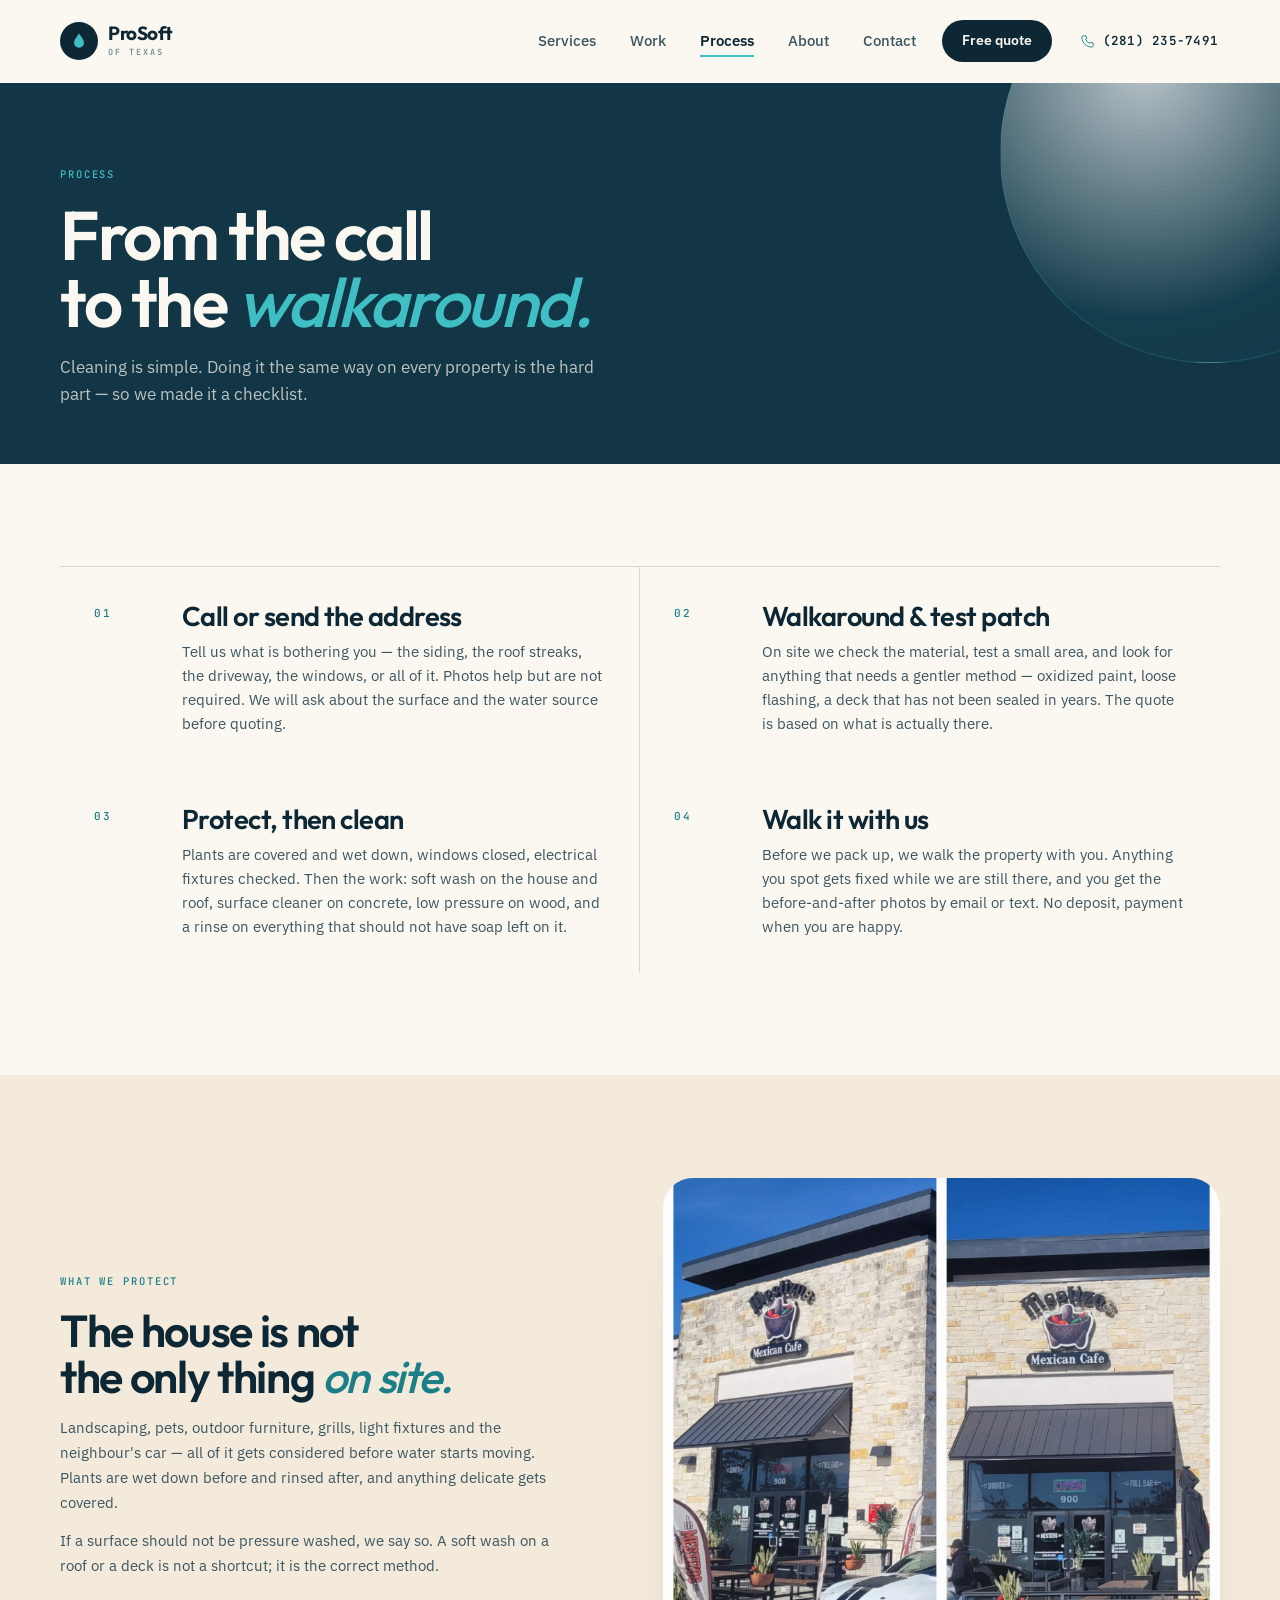
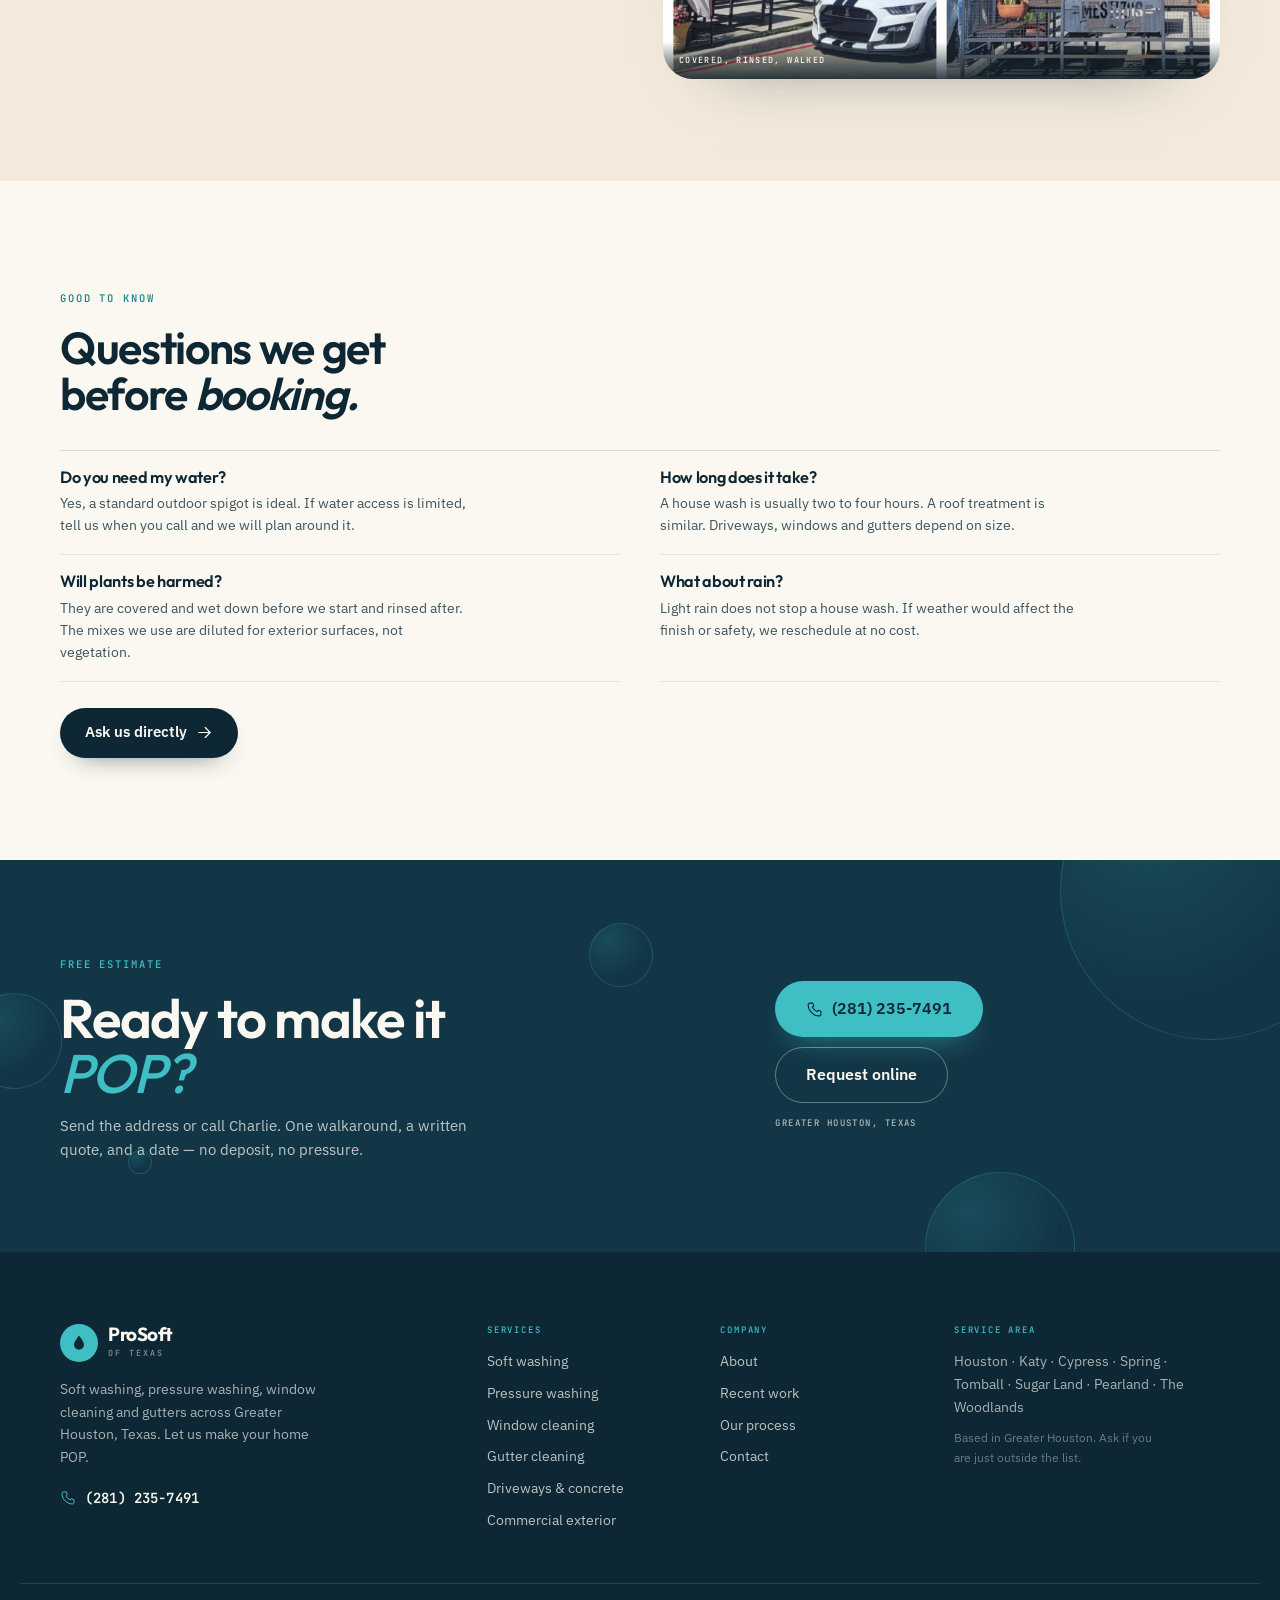
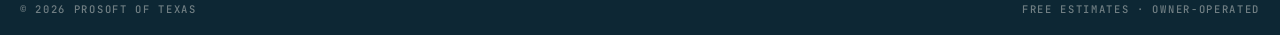
<file: process/index.html>
<!DOCTYPE html>
<html lang="en">
<head>
<meta charset="UTF-8">
<script>document.documentElement.classList.add('js');</script>

<meta name="viewport" content="width=device-width, initial-scale=1.0">
<title>Our Exterior Cleaning Process | ProSoft of Texas</title>
<meta name="description" content="How ProSoft of Texas works: walkaround and test patch, written quote, protection, the right method for each surface, and a final walkaround.">
<link rel="canonical" href="https://ari-builds.github.io/prosoft-of-texas-site/process/">
<meta property="og:type" content="website">
<meta property="og:title" content="Our Exterior Cleaning Process | ProSoft of Texas">
<meta property="og:description" content="How ProSoft of Texas works: walkaround and test patch, written quote, protection, the right method for each surface, and a final walkaround.">
<meta property="og:url" content="https://ari-builds.github.io/prosoft-of-texas-site/process/">
<meta property="og:image" content="https://ari-builds.github.io/prosoft-of-texas-site/assets/opt/work-05.webp">
<meta name="theme-color" content="#0D2734">
<link rel="icon" href="../assets/opt/work-01.webp" type="image/webp">
<link rel="preconnect" href="https://fonts.googleapis.com">
<link rel="preconnect" href="https://fonts.gstatic.com" crossorigin>
<link href="https://fonts.googleapis.com/css2?family=Outfit:wght@400;500;600;700;800&family=IBM+Plex+Sans:wght@300;400;500;600&family=JetBrains+Mono:wght@400;500;600&display=swap" rel="stylesheet">
<link rel="stylesheet" href="../styles.css">
<script type="application/ld+json">{"@context":"https://schema.org","@graph":[{"@type":"HomeAndConstructionBusiness","@id":"https://ari-builds.github.io/prosoft-of-texas-site/#business","name":"ProSoft of Texas","description":"Soft washing, pressure washing, window cleaning, gutter cleaning, concrete and commercial exterior cleaning across Greater Houston, Texas.","url":"https://ari-builds.github.io/prosoft-of-texas-site/","image":"https://ari-builds.github.io/prosoft-of-texas-site/assets/opt/hero.webp","telephone":"+1-281-235-7491","areaServed":["Houston","Katy","Cypress","Spring","Tomball","Sugar Land","Pearland","The Woodlands"],"priceRange":"$$","founder":{"@type":"Person","name":"Charlie Dwiggins"},"slogan":"Let Us Make Your Home POP!"},{"@type":"BreadcrumbList","itemListElement":[{"@type":"ListItem","position":1,"name":"Home","item":"https://ari-builds.github.io/prosoft-of-texas-site/"},{"@type":"ListItem","position":2,"name":"Process","item":"https://ari-builds.github.io/prosoft-of-texas-site/process/"}]}]}</script>
</head>
<body>
<svg width="0" height="0" style="position:absolute" aria-hidden="true" focusable="false"><defs>
<symbol id="i-arrow" viewBox="0 0 24 24"><path d="M4 12h15M13 5l7 7-7 7" fill="none" stroke="currentColor" stroke-width="1.7" stroke-linecap="round" stroke-linejoin="round"/></symbol>
<symbol id="i-check" viewBox="0 0 24 24"><path d="M4 12.5l5 5L20 6.5" fill="none" stroke="currentColor" stroke-width="1.7" stroke-linecap="round" stroke-linejoin="round"/></symbol>
<symbol id="i-tel" viewBox="0 0 24 24"><path d="M6.5 3h3l1.5 4-2 1.5a12 12 0 006.5 6.5l1.5-2 4 1.5v3A2.5 2.5 0 0118.5 21C10.5 21 3 13.5 3 5.5A2.5 2.5 0 015.5 3z" fill="none" stroke="currentColor" stroke-width="1.5" stroke-linejoin="round"/></symbol>
<symbol id="i-pin" viewBox="0 0 24 24"><path d="M12 21s-6.5-6.2-6.5-11a6.5 6.5 0 0113 0c0 4.8-6.5 11-6.5 11z" fill="none" stroke="currentColor" stroke-width="1.5"/><circle cx="12" cy="10" r="2.2" fill="none" stroke="currentColor" stroke-width="1.5"/></symbol>
<symbol id="i-drop" viewBox="0 0 24 24"><path d="M12 3c3.5 5 6 8.2 6 11a6 6 0 11-12 0c0-2.8 2.5-6 6-11z" fill="none" stroke="currentColor" stroke-width="1.5" stroke-linejoin="round"/></symbol>
<symbol id="i-spray" viewBox="0 0 24 24"><path d="M8 9h7v12H8zM8 9V6h7v3M5 12H2M20 4l2-1M20 8h3M18 2v3" fill="none" stroke="currentColor" stroke-width="1.5" stroke-linecap="round" stroke-linejoin="round"/></symbol>
<symbol id="i-window" viewBox="0 0 24 24"><rect x="3" y="3" width="18" height="18" rx="2" fill="none" stroke="currentColor" stroke-width="1.5"/><path d="M12 3v18M3 12h18" stroke="currentColor" stroke-width="1.5"/></symbol>
<symbol id="i-gutter" viewBox="0 0 24 24"><path d="M3 7h18v4H3zM6 11v5a3 3 0 003 3M18 11v5a3 3 0 01-3 3" fill="none" stroke="currentColor" stroke-width="1.5" stroke-linejoin="round"/></symbol>
<symbol id="i-spark" viewBox="0 0 24 24"><path d="M12 2l2.2 7.8L22 12l-7.8 2.2L12 22l-2.2-7.8L2 12l7.8-2.2z" fill="none" stroke="currentColor" stroke-width="1.5" stroke-linejoin="round"/></symbol>
</defs></svg>
<a class="skip" href="#main">Skip to content</a>
<header class="hdr" id="top">
  <div class="shell hdr__in">
    <a class="logo" href="../" aria-label="ProSoft of Texas, home">
  <span class="logo__mark" aria-hidden="true"><svg viewBox="0 0 24 24" width="20" height="20"><path d="M12 3c3.5 5 6 8.2 6 11a6 6 0 11-12 0c0-2.8 2.5-6 6-11z" fill="currentColor"/></svg></span>
  <span class="logo__txt"><strong>ProSoft</strong><span class="mono">of Texas</span></span>
</a>
    <nav class="nav" aria-label="Main">
      <a href="../services/">Services</a>
      <a href="../work/">Work</a>
      <a href="../process/" aria-current="page">Process</a>
      <a href="../about/">About</a>
      <a href="../contact/">Contact</a>
    </nav>
    <a class="hdr__cta" href="../contact/">Free quote</a>
    <a class="hdr__tel" href="tel:+12812357491"><svg class="ico" aria-hidden="true"><use href="#i-tel"/></svg><span>(281) 235-7491</span></a>
    <button class="burger" aria-label="Menu" aria-expanded="false" aria-controls="mnav"><span></span><span></span><span></span></button>
  </div>
  <div class="mnav" id="mnav" hidden>
    <a href="../services/">Services</a>
    <a href="../work/">Work</a>
    <a href="../process/">Process</a>
    <a href="../about/">About</a>
    <a href="../contact/">Contact</a>
    <a class="mnav__tel" href="tel:+12812357491">(281) 235-7491</a>
    <a class="btn btn--navy" href="../contact/">Get a free quote</a>
  </div>
</header>
<main id="main">

<section class="phero phero--process">
  <div class="shell">
    <span class="label">Process</span>
    <h1>From the call<br>to the <em>walkaround.</em></h1>
    <p>Cleaning is simple. Doing it the same way on every property is the hard part — so we made it a checklist.</p>
  </div>
</section>

<section class="sec">
  <div class="shell">
    <ol class="bigsteps">
      <li><span class="mono">01</span><div><h2>Call or send the address</h2><p>Tell us what is bothering you — the siding, the roof streaks, the driveway, the windows, or all of it. Photos help but are not required. We will ask about the surface and the water source before quoting.</p></div></li>
      <li><span class="mono">02</span><div><h2>Walkaround &amp; test patch</h2><p>On site we check the material, test a small area, and look for anything that needs a gentler method — oxidized paint, loose flashing, a deck that has not been sealed in years. The quote is based on what is actually there.</p></div></li>
      <li><span class="mono">03</span><div><h2>Protect, then clean</h2><p>Plants are covered and wet down, windows closed, electrical fixtures checked. Then the work: soft wash on the house and roof, surface cleaner on concrete, low pressure on wood, and a rinse on everything that should not have soap left on it.</p></div></li>
      <li><span class="mono">04</span><div><h2>Walk it with us</h2><p>Before we pack up, we walk the property with you. Anything you spot gets fixed while we are still there, and you get the before-and-after photos by email or text. No deposit, payment when you are happy.</p></div></li>
    </ol>
  </div>
</section>

<section class="sec sec--sand">
  <div class="shell two">
    <div>
      <span class="label">What we protect</span>
      <h2>The house is not<br>the only thing <em>on site.</em></h2>
      <p>Landscaping, pets, outdoor furniture, grills, light fixtures and the neighbour's car — all of it gets considered before water starts moving. Plants are wet down before and rinsed after, and anything delicate gets covered.</p>
      <p>If a surface should not be pressure washed, we say so. A soft wash on a roof or a deck is not a shortcut; it is the correct method.</p>
    </div>
    <figure class="frame"><img src="../assets/opt/work-05.webp" alt="Protected patio during exterior cleaning" width="1600" height="1600" loading="lazy" decoding="async"><figcaption class="mono">Covered, rinsed, walked</figcaption></figure>
  </div>
</section>

<section class="sec">
  <div class="shell faqmini">
    <span class="label">Good to know</span>
    <h2>Questions we get<br>before <em>booking.</em></h2>
    <div class="faqmini__grid">
      <div><h3>Do you need my water?</h3><p>Yes, a standard outdoor spigot is ideal. If water access is limited, tell us when you call and we will plan around it.</p></div>
      <div><h3>How long does it take?</h3><p>A house wash is usually two to four hours. A roof treatment is similar. Driveways, windows and gutters depend on size.</p></div>
      <div><h3>Will plants be harmed?</h3><p>They are covered and wet down before we start and rinsed after. The mixes we use are diluted for exterior surfaces, not vegetation.</p></div>
      <div><h3>What about rain?</h3><p>Light rain does not stop a house wash. If weather would affect the finish or safety, we reschedule at no cost.</p></div>
    </div>
    <a class="btn btn--navy" href="../contact/">Ask us directly <svg class="ico" aria-hidden="true"><use href="#i-arrow"/></svg></a>
  </div>
</section>

<section class="band">
  <div class="bubbles" aria-hidden="true"><span></span><span></span><span></span><span></span><span></span></div>
  <div class="shell band__in">
    <div>
      <span class="label label--light">Free estimate</span>
      <h2>Ready to make it<br><em>POP?</em></h2>
      <p>Send the address or call Charlie. One walkaround, a written quote, and a date — no deposit, no pressure.</p>
    </div>
    <div class="band__acts">
      <a class="btn btn--aqua btn--lg" href="tel:+12812357491"><svg class="ico" aria-hidden="true"><use href="#i-tel"/></svg>(281) 235-7491</a>
      <a class="btn btn--outline-light btn--lg" href="../contact/">Request online</a>
      <span class="mono band__note">Greater Houston, Texas</span>
    </div>
  </div>
</section>

</main>
<footer class="foot">
  <div class="shell foot__top">
    <div class="foot__brand">
      <a class="logo" href="../" aria-label="ProSoft of Texas, home">
  <span class="logo__mark" aria-hidden="true"><svg viewBox="0 0 24 24" width="20" height="20"><path d="M12 3c3.5 5 6 8.2 6 11a6 6 0 11-12 0c0-2.8 2.5-6 6-11z" fill="currentColor"/></svg></span>
  <span class="logo__txt"><strong>ProSoft</strong><span class="mono">of Texas</span></span>
</a>
      <p>Soft washing, pressure washing, window cleaning and gutters across Greater Houston, Texas. Let us make your home POP.</p>
      <a class="foot__tel" href="tel:+12812357491"><svg class="ico" aria-hidden="true"><use href="#i-tel"/></svg>(281) 235-7491</a>
    </div>
    <div class="foot__col">
      <h4 class="mono">Services</h4>
      <a href="../services/#soft-washing">Soft washing</a>
      <a href="../services/#pressure-washing">Pressure washing</a>
      <a href="../services/#window-cleaning">Window cleaning</a>
      <a href="../services/#gutter-cleaning">Gutter cleaning</a>
      <a href="../services/#concrete-and-driveways">Driveways & concrete</a>
      <a href="../services/#commercial-exterior">Commercial exterior</a>
    </div>
    <div class="foot__col">
      <h4 class="mono">Company</h4>
      <a href="../about/">About</a>
      <a href="../work/">Recent work</a>
      <a href="../process/">Our process</a>
      <a href="../contact/">Contact</a>
    </div>
    <div class="foot__col">
      <h4 class="mono">Service area</h4>
      <p class="foot__area">Houston · Katy · Cypress · Spring · Tomball · Sugar Land · Pearland · The Woodlands</p>
      <p class="foot__fine">Based in Greater Houston. Ask if you are just outside the list.</p>
    </div>
  </div>
  <div class="shell foot__bottom">
    <span class="mono">© <span data-year>2026</span> ProSoft of Texas</span>
    <span class="mono">Free estimates · Owner-operated</span>
  </div>
</footer>
<script src="../script.js" defer></script>
</body>
</html>
</file>
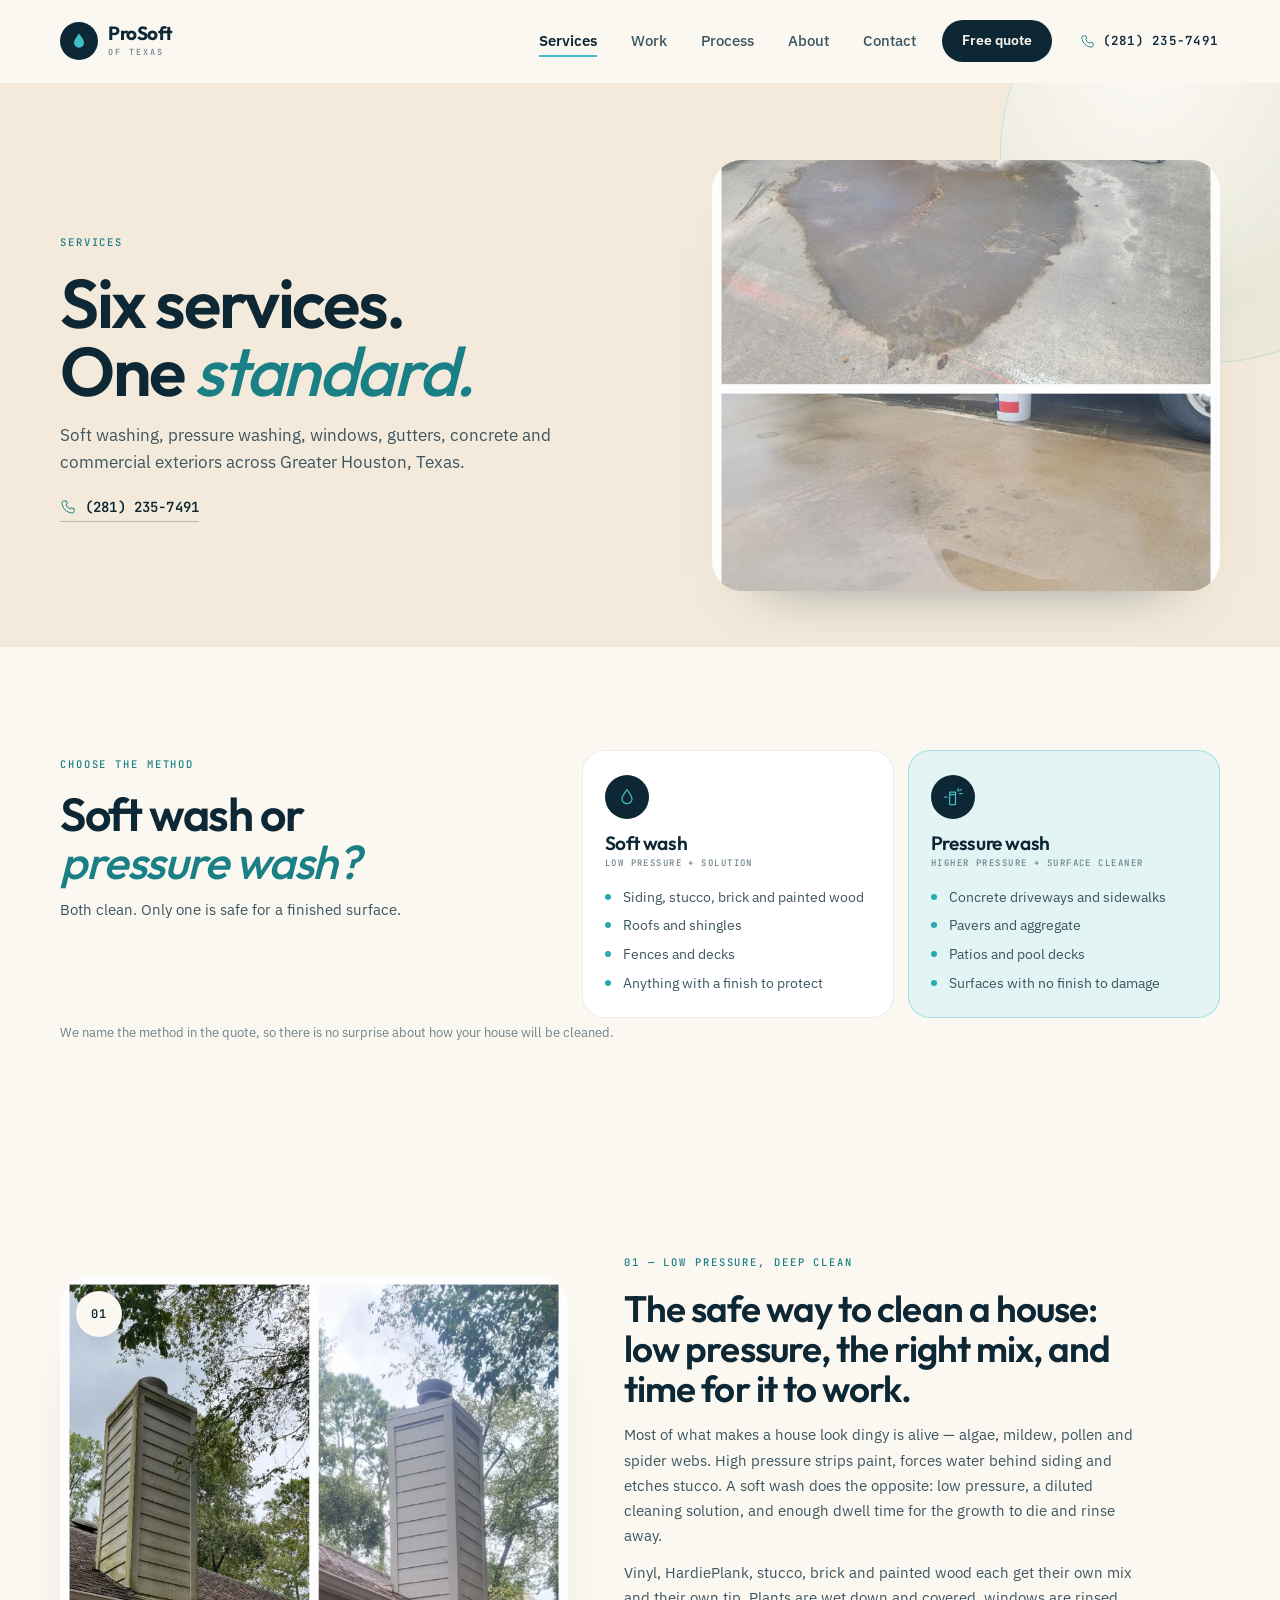
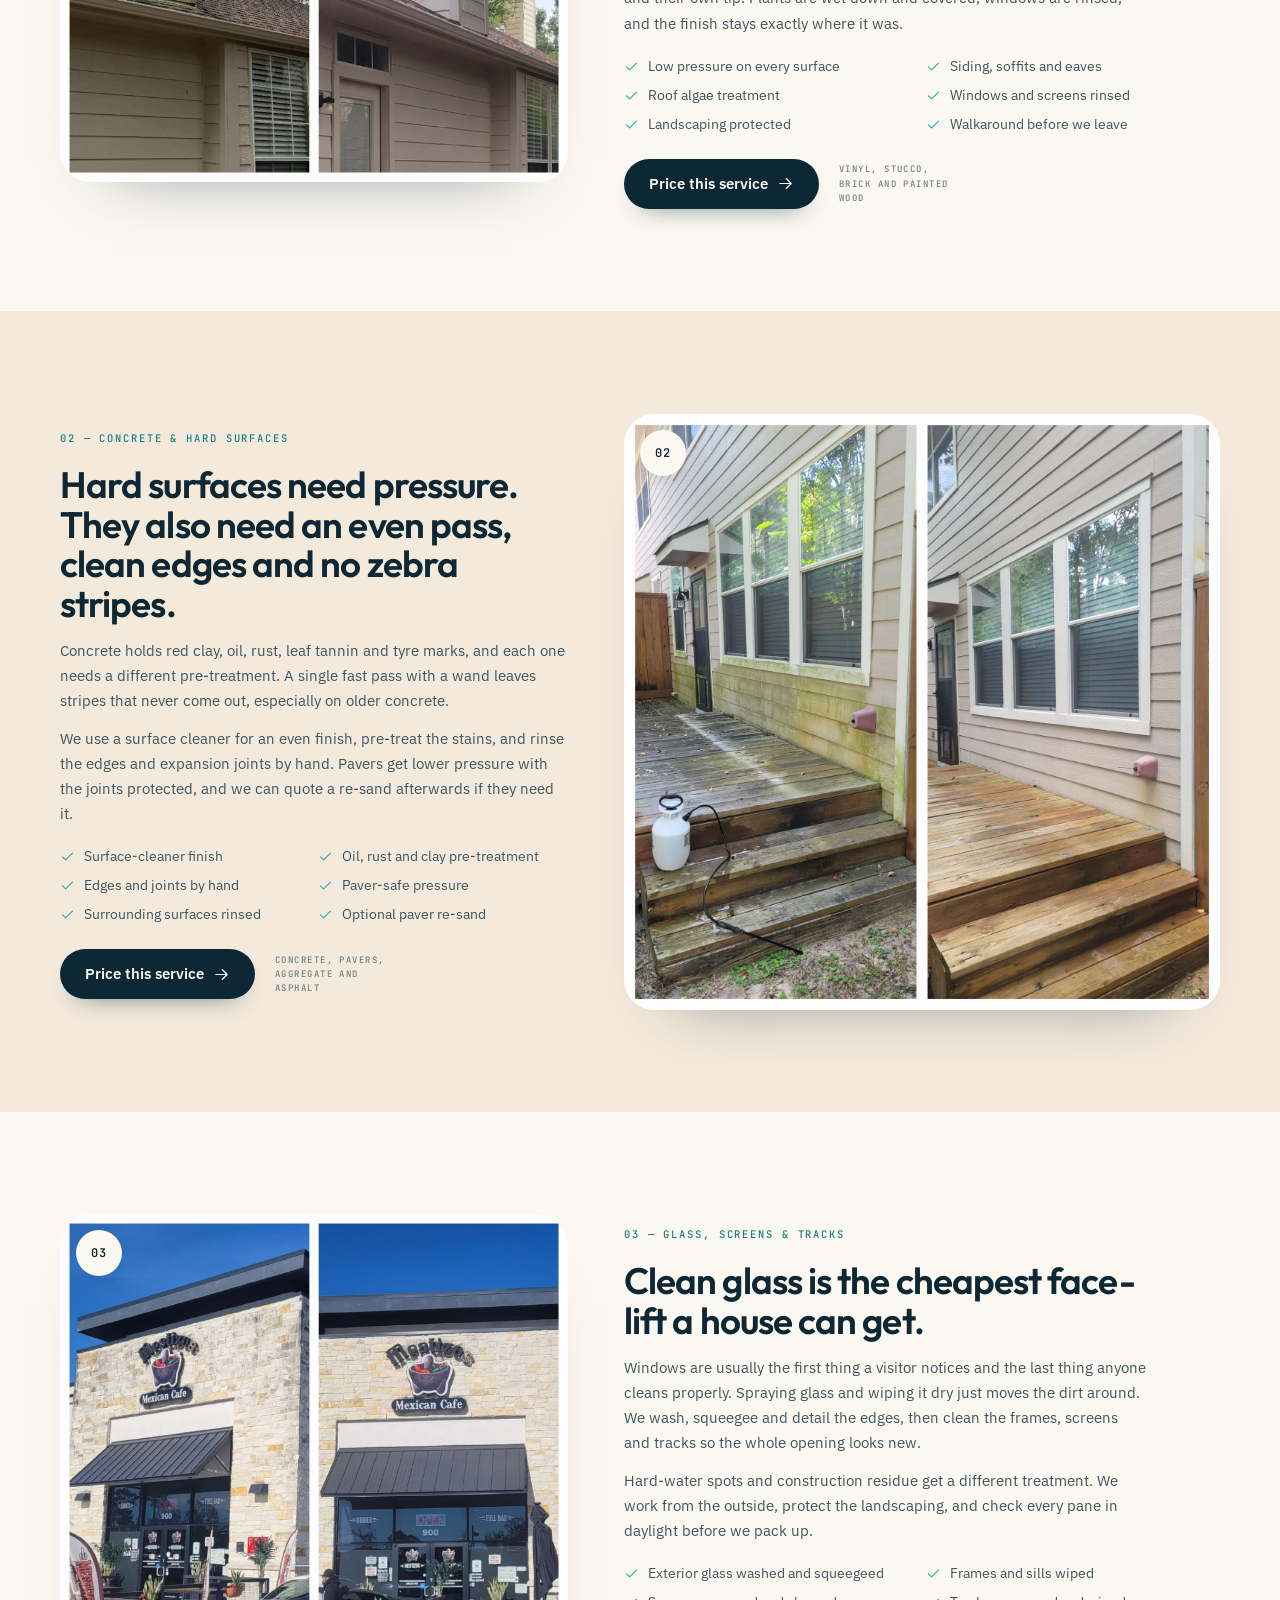
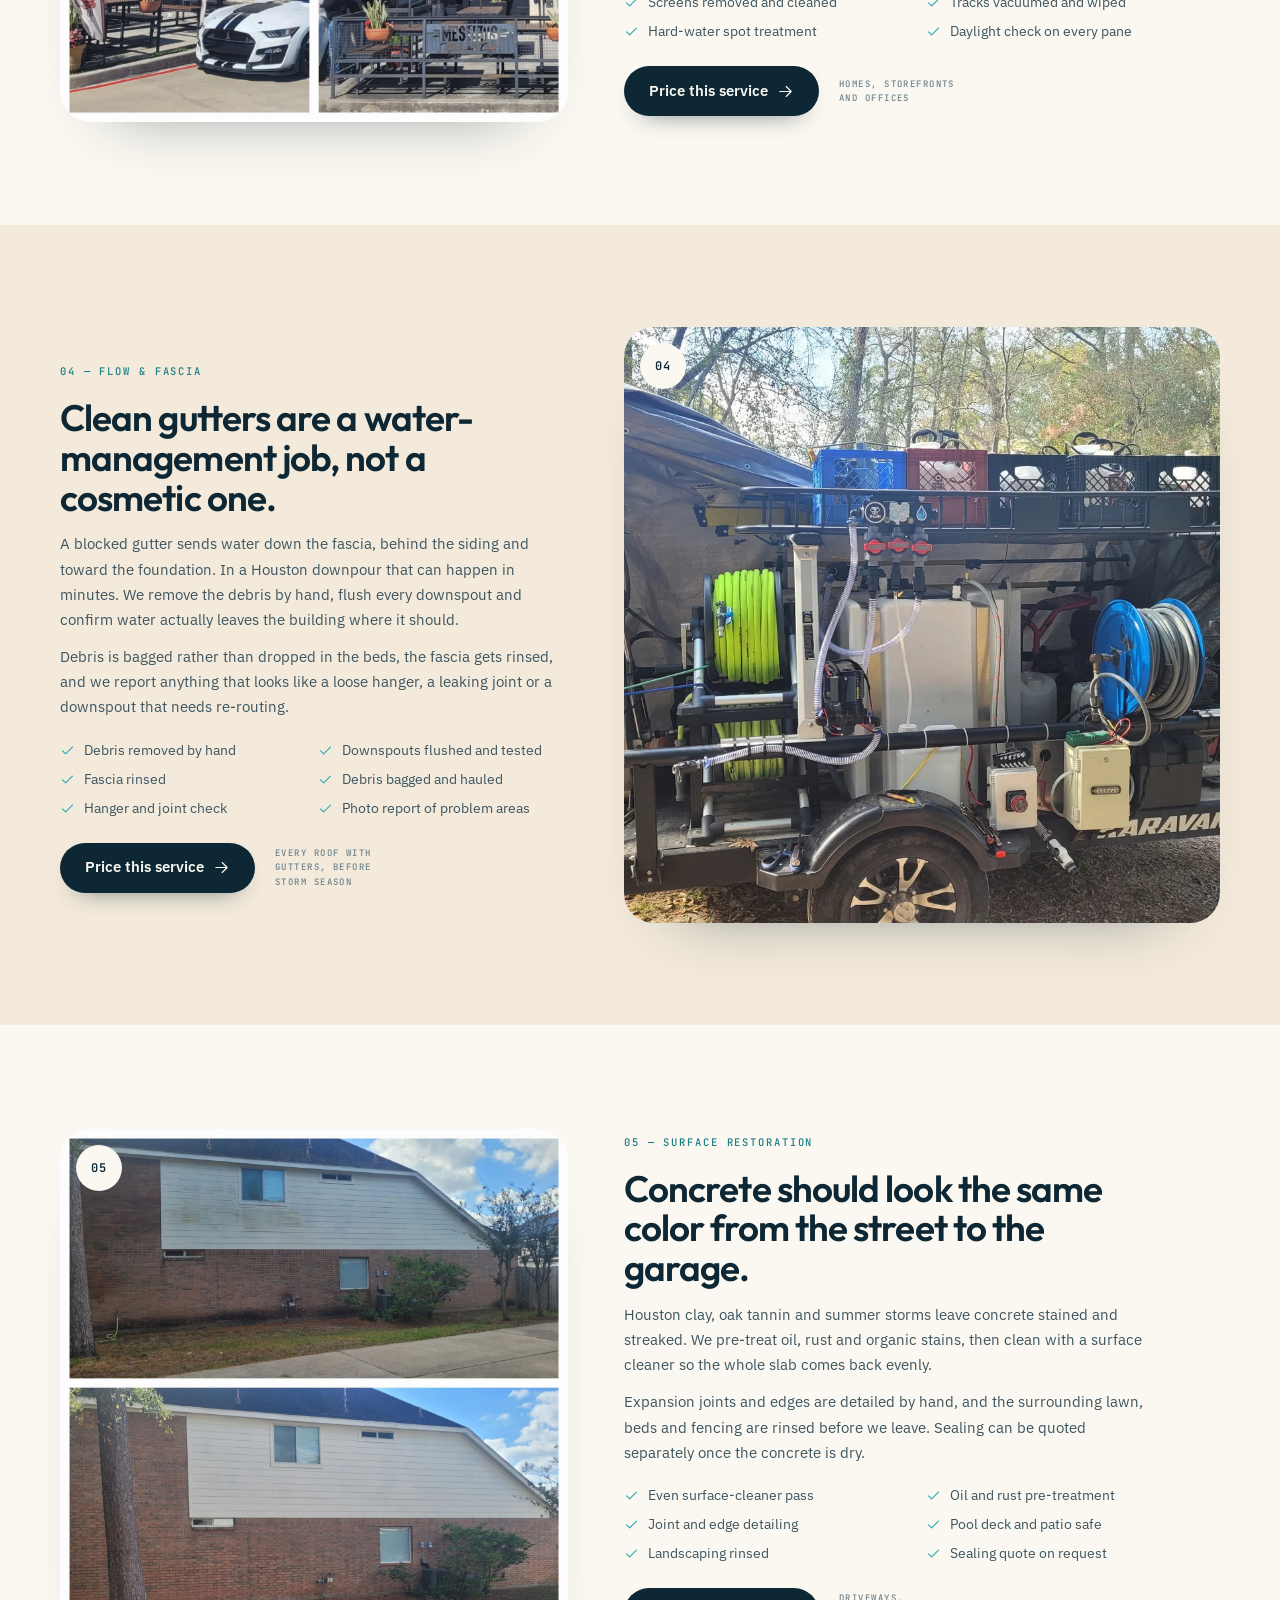
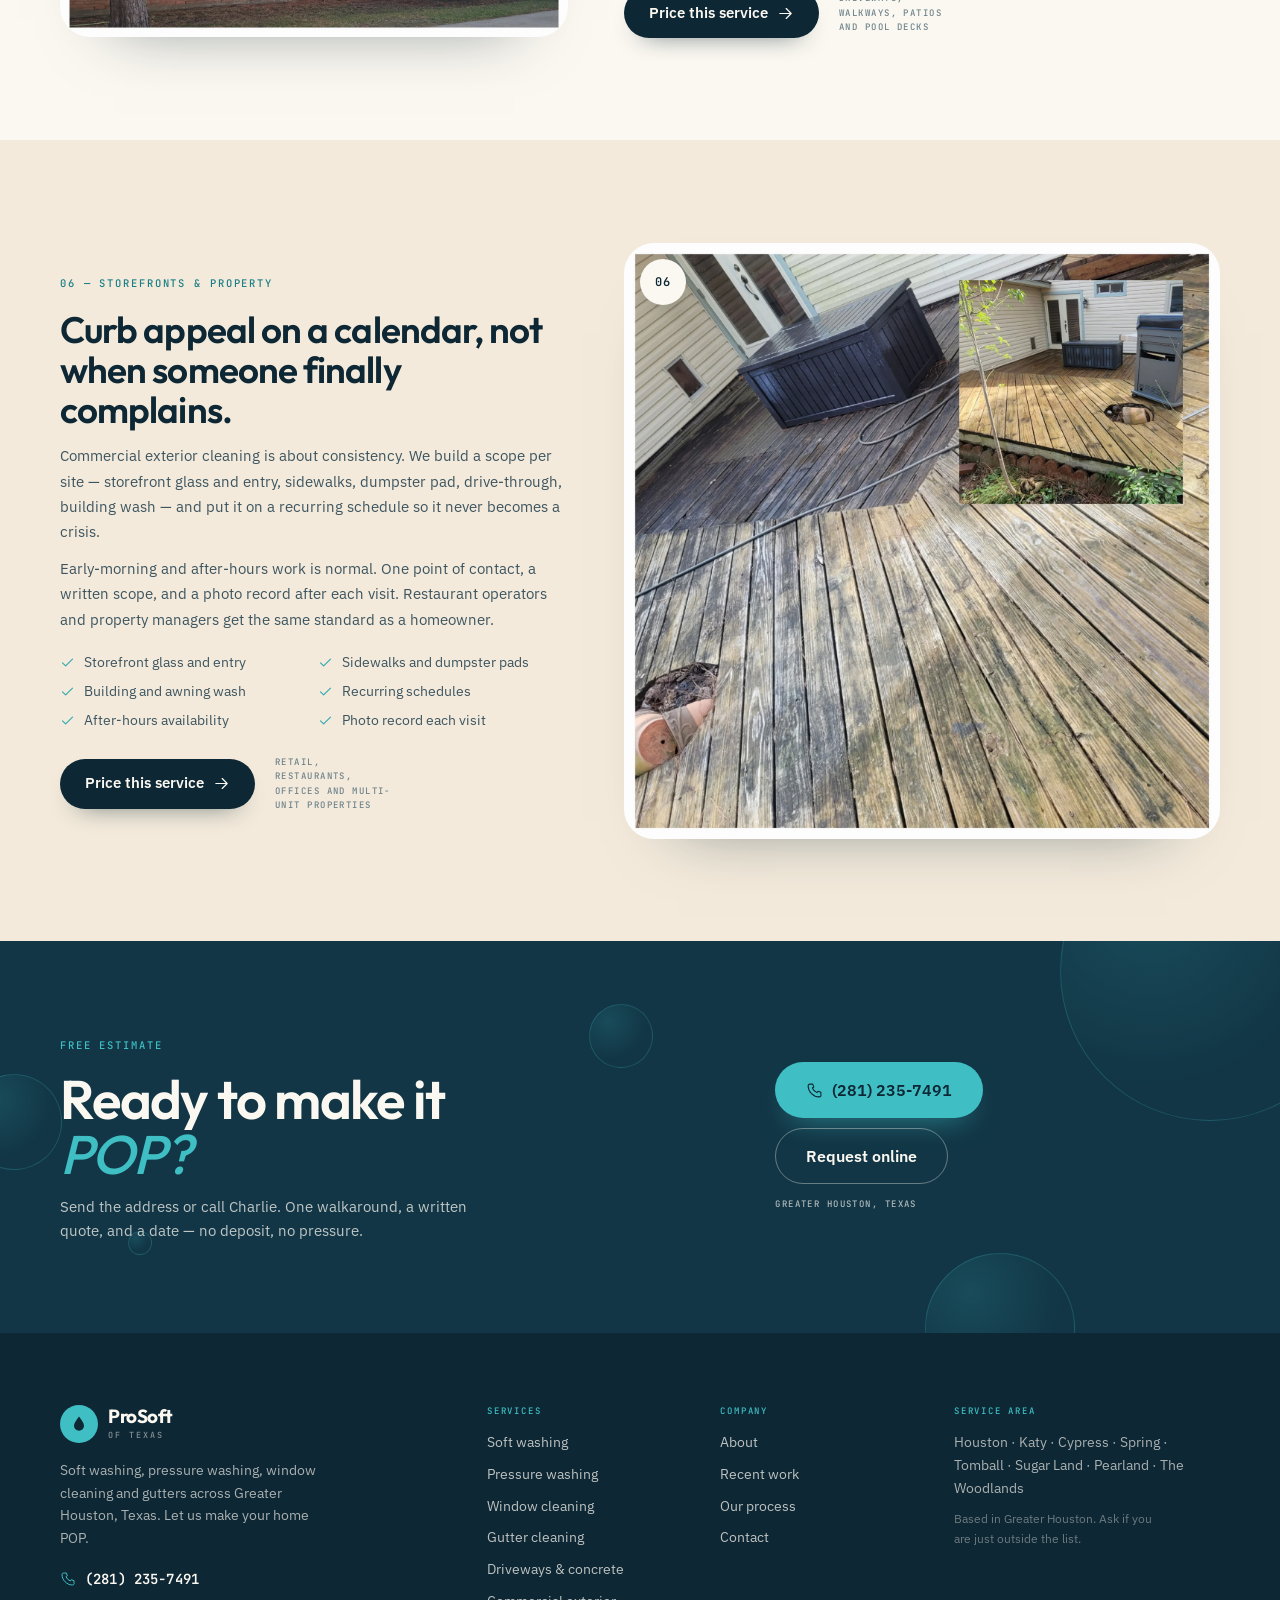
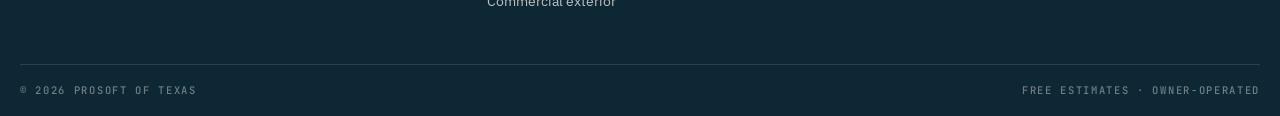
<file: services/index.html>
<!DOCTYPE html>
<html lang="en">
<head>
<meta charset="UTF-8">
<script>document.documentElement.classList.add('js');</script>

<meta name="viewport" content="width=device-width, initial-scale=1.0">
<title>Exterior Cleaning Services in Houston | ProSoft of Texas</title>
<meta name="description" content="Soft washing, pressure washing, window cleaning, gutter cleaning, concrete and commercial exterior cleaning across Greater Houston, Texas.">
<link rel="canonical" href="https://ari-builds.github.io/prosoft-of-texas-site/services/">
<meta property="og:type" content="website">
<meta property="og:title" content="Exterior Cleaning Services in Houston | ProSoft of Texas">
<meta property="og:description" content="Soft washing, pressure washing, window cleaning, gutter cleaning, concrete and commercial exterior cleaning across Greater Houston, Texas.">
<meta property="og:url" content="https://ari-builds.github.io/prosoft-of-texas-site/services/">
<meta property="og:image" content="https://ari-builds.github.io/prosoft-of-texas-site/assets/opt/work-02.webp">
<meta name="theme-color" content="#0D2734">
<link rel="icon" href="../assets/opt/work-01.webp" type="image/webp">
<link rel="preconnect" href="https://fonts.googleapis.com">
<link rel="preconnect" href="https://fonts.gstatic.com" crossorigin>
<link href="https://fonts.googleapis.com/css2?family=Outfit:wght@400;500;600;700;800&family=IBM+Plex+Sans:wght@300;400;500;600&family=JetBrains+Mono:wght@400;500;600&display=swap" rel="stylesheet">
<link rel="stylesheet" href="../styles.css">
<script type="application/ld+json">{"@context":"https://schema.org","@graph":[{"@type":"HomeAndConstructionBusiness","@id":"https://ari-builds.github.io/prosoft-of-texas-site/#business","name":"ProSoft of Texas","description":"Soft washing, pressure washing, window cleaning, gutter cleaning, concrete and commercial exterior cleaning across Greater Houston, Texas.","url":"https://ari-builds.github.io/prosoft-of-texas-site/","image":"https://ari-builds.github.io/prosoft-of-texas-site/assets/opt/hero.webp","telephone":"+1-281-235-7491","areaServed":["Houston","Katy","Cypress","Spring","Tomball","Sugar Land","Pearland","The Woodlands"],"priceRange":"$$","founder":{"@type":"Person","name":"Charlie Dwiggins"},"slogan":"Let Us Make Your Home POP!"},{"@type":"BreadcrumbList","itemListElement":[{"@type":"ListItem","position":1,"name":"Home","item":"https://ari-builds.github.io/prosoft-of-texas-site/"},{"@type":"ListItem","position":2,"name":"Services","item":"https://ari-builds.github.io/prosoft-of-texas-site/services/"}]},{"@type":"ItemList","itemListElement":[{"@type":"ListItem","position":1,"name":"Soft washing","url":"https://ari-builds.github.io/prosoft-of-texas-site/services/#soft-washing"},{"@type":"ListItem","position":2,"name":"Pressure washing","url":"https://ari-builds.github.io/prosoft-of-texas-site/services/#pressure-washing"},{"@type":"ListItem","position":3,"name":"Window cleaning","url":"https://ari-builds.github.io/prosoft-of-texas-site/services/#window-cleaning"},{"@type":"ListItem","position":4,"name":"Gutter cleaning","url":"https://ari-builds.github.io/prosoft-of-texas-site/services/#gutter-cleaning"},{"@type":"ListItem","position":5,"name":"Driveways & concrete","url":"https://ari-builds.github.io/prosoft-of-texas-site/services/#concrete-and-driveways"},{"@type":"ListItem","position":6,"name":"Commercial exterior","url":"https://ari-builds.github.io/prosoft-of-texas-site/services/#commercial-exterior"}]}]}</script>
</head>
<body>
<svg width="0" height="0" style="position:absolute" aria-hidden="true" focusable="false"><defs>
<symbol id="i-arrow" viewBox="0 0 24 24"><path d="M4 12h15M13 5l7 7-7 7" fill="none" stroke="currentColor" stroke-width="1.7" stroke-linecap="round" stroke-linejoin="round"/></symbol>
<symbol id="i-check" viewBox="0 0 24 24"><path d="M4 12.5l5 5L20 6.5" fill="none" stroke="currentColor" stroke-width="1.7" stroke-linecap="round" stroke-linejoin="round"/></symbol>
<symbol id="i-tel" viewBox="0 0 24 24"><path d="M6.5 3h3l1.5 4-2 1.5a12 12 0 006.5 6.5l1.5-2 4 1.5v3A2.5 2.5 0 0118.5 21C10.5 21 3 13.5 3 5.5A2.5 2.5 0 015.5 3z" fill="none" stroke="currentColor" stroke-width="1.5" stroke-linejoin="round"/></symbol>
<symbol id="i-pin" viewBox="0 0 24 24"><path d="M12 21s-6.5-6.2-6.5-11a6.5 6.5 0 0113 0c0 4.8-6.5 11-6.5 11z" fill="none" stroke="currentColor" stroke-width="1.5"/><circle cx="12" cy="10" r="2.2" fill="none" stroke="currentColor" stroke-width="1.5"/></symbol>
<symbol id="i-drop" viewBox="0 0 24 24"><path d="M12 3c3.5 5 6 8.2 6 11a6 6 0 11-12 0c0-2.8 2.5-6 6-11z" fill="none" stroke="currentColor" stroke-width="1.5" stroke-linejoin="round"/></symbol>
<symbol id="i-spray" viewBox="0 0 24 24"><path d="M8 9h7v12H8zM8 9V6h7v3M5 12H2M20 4l2-1M20 8h3M18 2v3" fill="none" stroke="currentColor" stroke-width="1.5" stroke-linecap="round" stroke-linejoin="round"/></symbol>
<symbol id="i-window" viewBox="0 0 24 24"><rect x="3" y="3" width="18" height="18" rx="2" fill="none" stroke="currentColor" stroke-width="1.5"/><path d="M12 3v18M3 12h18" stroke="currentColor" stroke-width="1.5"/></symbol>
<symbol id="i-gutter" viewBox="0 0 24 24"><path d="M3 7h18v4H3zM6 11v5a3 3 0 003 3M18 11v5a3 3 0 01-3 3" fill="none" stroke="currentColor" stroke-width="1.5" stroke-linejoin="round"/></symbol>
<symbol id="i-spark" viewBox="0 0 24 24"><path d="M12 2l2.2 7.8L22 12l-7.8 2.2L12 22l-2.2-7.8L2 12l7.8-2.2z" fill="none" stroke="currentColor" stroke-width="1.5" stroke-linejoin="round"/></symbol>
</defs></svg>
<a class="skip" href="#main">Skip to content</a>
<header class="hdr" id="top">
  <div class="shell hdr__in">
    <a class="logo" href="../" aria-label="ProSoft of Texas, home">
  <span class="logo__mark" aria-hidden="true"><svg viewBox="0 0 24 24" width="20" height="20"><path d="M12 3c3.5 5 6 8.2 6 11a6 6 0 11-12 0c0-2.8 2.5-6 6-11z" fill="currentColor"/></svg></span>
  <span class="logo__txt"><strong>ProSoft</strong><span class="mono">of Texas</span></span>
</a>
    <nav class="nav" aria-label="Main">
      <a href="../services/" aria-current="page">Services</a>
      <a href="../work/">Work</a>
      <a href="../process/">Process</a>
      <a href="../about/">About</a>
      <a href="../contact/">Contact</a>
    </nav>
    <a class="hdr__cta" href="../contact/">Free quote</a>
    <a class="hdr__tel" href="tel:+12812357491"><svg class="ico" aria-hidden="true"><use href="#i-tel"/></svg><span>(281) 235-7491</span></a>
    <button class="burger" aria-label="Menu" aria-expanded="false" aria-controls="mnav"><span></span><span></span><span></span></button>
  </div>
  <div class="mnav" id="mnav" hidden>
    <a href="../services/">Services</a>
    <a href="../work/">Work</a>
    <a href="../process/">Process</a>
    <a href="../about/">About</a>
    <a href="../contact/">Contact</a>
    <a class="mnav__tel" href="tel:+12812357491">(281) 235-7491</a>
    <a class="btn btn--navy" href="../contact/">Get a free quote</a>
  </div>
</header>
<main id="main">

<section class="phero">
  <div class="shell phero__grid">
    <div>
      <span class="label">Services</span>
      <h1>Six services.<br>One <em>standard.</em></h1>
      <p>Soft washing, pressure washing, windows, gutters, concrete and commercial exteriors across Greater Houston, Texas.</p>
      <a class="phero__tel" href="tel:+12812357491"><svg class="ico" aria-hidden="true"><use href="#i-tel"/></svg>(281) 235-7491</a>
    </div>
    <figure class="phero__fig"><img src="../assets/opt/work-02.webp" alt="House washing in Greater Houston" width="1600" height="1600" fetchpriority="high" decoding="async"></figure>
  </div>
</section>

<section class="sec">
  <div class="shell">
    <div class="cmp">
      <div class="cmp__head">
        <span class="label">Choose the method</span>
        <h2>Soft wash or<br><em>pressure wash?</em></h2>
        <p class="cmp__intro">Both clean. Only one is safe for a finished surface.</p>
      </div>
      <div class="cmp__grid">
        <div class="cmp__col">
          <span class="cmp__ico" aria-hidden="true"><svg class="ico"><use href="#i-drop"/></svg></span>
          <h3>Soft wash</h3>
          <p class="mono">Low pressure + solution</p>
          <ul>
            <li>Siding, stucco, brick and painted wood</li>
            <li>Roofs and shingles</li>
            <li>Fences and decks</li>
            <li>Anything with a finish to protect</li>
          </ul>
        </div>
        <div class="cmp__col">
          <span class="cmp__ico" aria-hidden="true"><svg class="ico"><use href="#i-spray"/></svg></span>
          <h3>Pressure wash</h3>
          <p class="mono">Higher pressure + surface cleaner</p>
          <ul>
            <li>Concrete driveways and sidewalks</li>
            <li>Pavers and aggregate</li>
            <li>Patios and pool decks</li>
            <li>Surfaces with no finish to damage</li>
          </ul>
        </div>
      </div>
      <p class="cmp__note">We name the method in the quote, so there is no surprise about how your house will be cleaned.</p>
    </div>
  </div>
</section>

<section class="sec  svcsec" id="soft-washing">
  <div class="shell svcsec__grid">
    <div class="svcsec__media">
      <figure class="plate"><img src="../assets/opt/work-01.webp" alt="Soft washing a Houston-area home" width="1600" height="1600" loading="lazy" decoding="async"></figure>
      <span class="svcsec__num mono">01</span>
    </div>
    <div class="svcsec__body">
      <span class="label">01 — Low pressure, deep clean</span>
      <h2>The safe way to clean a house: low pressure, the right mix, and time for it to work.</h2>
      <p>Most of what makes a house look dingy is alive — algae, mildew, pollen and spider webs. High pressure strips paint, forces water behind siding and etches stucco. A soft wash does the opposite: low pressure, a diluted cleaning solution, and enough dwell time for the growth to die and rinse away.</p>
      <p>Vinyl, HardiePlank, stucco, brick and painted wood each get their own mix and their own tip. Plants are wet down and covered, windows are rinsed, and the finish stays exactly where it was.</p>
      <ul class="ticks ticks--two"><li><svg class="ico" aria-hidden="true"><use href="#i-check"/></svg>Low pressure on every surface</li><li><svg class="ico" aria-hidden="true"><use href="#i-check"/></svg>Siding, soffits and eaves</li><li><svg class="ico" aria-hidden="true"><use href="#i-check"/></svg>Roof algae treatment</li><li><svg class="ico" aria-hidden="true"><use href="#i-check"/></svg>Windows and screens rinsed</li><li><svg class="ico" aria-hidden="true"><use href="#i-check"/></svg>Landscaping protected</li><li><svg class="ico" aria-hidden="true"><use href="#i-check"/></svg>Walkaround before we leave</li></ul>
      <div class="svcsec__foot">
        <a class="btn btn--navy" href="../contact/">Price this service <svg class="ico" aria-hidden="true"><use href="#i-arrow"/></svg></a>
        <span class="mono">Vinyl, stucco, brick and painted wood</span>
      </div>
    </div>
  </div>
</section>
<section class="sec sec--sand svcsec" id="pressure-washing">
  <div class="shell svcsec__grid">
    <div class="svcsec__media">
      <figure class="plate"><img src="../assets/opt/work-04.webp" alt="Pressure washing a driveway in Greater Houston" width="1600" height="1600" loading="lazy" decoding="async"></figure>
      <span class="svcsec__num mono">02</span>
    </div>
    <div class="svcsec__body">
      <span class="label">02 — Concrete & hard surfaces</span>
      <h2>Hard surfaces need pressure. They also need an even pass, clean edges and no zebra stripes.</h2>
      <p>Concrete holds red clay, oil, rust, leaf tannin and tyre marks, and each one needs a different pre-treatment. A single fast pass with a wand leaves stripes that never come out, especially on older concrete.</p>
      <p>We use a surface cleaner for an even finish, pre-treat the stains, and rinse the edges and expansion joints by hand. Pavers get lower pressure with the joints protected, and we can quote a re-sand afterwards if they need it.</p>
      <ul class="ticks ticks--two"><li><svg class="ico" aria-hidden="true"><use href="#i-check"/></svg>Surface-cleaner finish</li><li><svg class="ico" aria-hidden="true"><use href="#i-check"/></svg>Oil, rust and clay pre-treatment</li><li><svg class="ico" aria-hidden="true"><use href="#i-check"/></svg>Edges and joints by hand</li><li><svg class="ico" aria-hidden="true"><use href="#i-check"/></svg>Paver-safe pressure</li><li><svg class="ico" aria-hidden="true"><use href="#i-check"/></svg>Surrounding surfaces rinsed</li><li><svg class="ico" aria-hidden="true"><use href="#i-check"/></svg>Optional paver re-sand</li></ul>
      <div class="svcsec__foot">
        <a class="btn btn--navy" href="../contact/">Price this service <svg class="ico" aria-hidden="true"><use href="#i-arrow"/></svg></a>
        <span class="mono">Concrete, pavers, aggregate and asphalt</span>
      </div>
    </div>
  </div>
</section>
<section class="sec  svcsec" id="window-cleaning">
  <div class="shell svcsec__grid">
    <div class="svcsec__media">
      <figure class="plate"><img src="../assets/opt/work-06.webp" alt="Window cleaning on a Houston home" width="1600" height="1600" loading="lazy" decoding="async"></figure>
      <span class="svcsec__num mono">03</span>
    </div>
    <div class="svcsec__body">
      <span class="label">03 — Glass, screens & tracks</span>
      <h2>Clean glass is the cheapest face-lift a house can get.</h2>
      <p>Windows are usually the first thing a visitor notices and the last thing anyone cleans properly. Spraying glass and wiping it dry just moves the dirt around. We wash, squeegee and detail the edges, then clean the frames, screens and tracks so the whole opening looks new.</p>
      <p>Hard-water spots and construction residue get a different treatment. We work from the outside, protect the landscaping, and check every pane in daylight before we pack up.</p>
      <ul class="ticks ticks--two"><li><svg class="ico" aria-hidden="true"><use href="#i-check"/></svg>Exterior glass washed and squeegeed</li><li><svg class="ico" aria-hidden="true"><use href="#i-check"/></svg>Frames and sills wiped</li><li><svg class="ico" aria-hidden="true"><use href="#i-check"/></svg>Screens removed and cleaned</li><li><svg class="ico" aria-hidden="true"><use href="#i-check"/></svg>Tracks vacuumed and wiped</li><li><svg class="ico" aria-hidden="true"><use href="#i-check"/></svg>Hard-water spot treatment</li><li><svg class="ico" aria-hidden="true"><use href="#i-check"/></svg>Daylight check on every pane</li></ul>
      <div class="svcsec__foot">
        <a class="btn btn--navy" href="../contact/">Price this service <svg class="ico" aria-hidden="true"><use href="#i-arrow"/></svg></a>
        <span class="mono">Homes, storefronts and offices</span>
      </div>
    </div>
  </div>
</section>
<section class="sec sec--sand svcsec" id="gutter-cleaning">
  <div class="shell svcsec__grid">
    <div class="svcsec__media">
      <figure class="plate"><img src="../assets/opt/work-08.webp" alt="Gutter cleaning in Greater Houston" width="1600" height="900" loading="lazy" decoding="async"></figure>
      <span class="svcsec__num mono">04</span>
    </div>
    <div class="svcsec__body">
      <span class="label">04 — Flow & fascia</span>
      <h2>Clean gutters are a water-management job, not a cosmetic one.</h2>
      <p>A blocked gutter sends water down the fascia, behind the siding and toward the foundation. In a Houston downpour that can happen in minutes. We remove the debris by hand, flush every downspout and confirm water actually leaves the building where it should.</p>
      <p>Debris is bagged rather than dropped in the beds, the fascia gets rinsed, and we report anything that looks like a loose hanger, a leaking joint or a downspout that needs re-routing.</p>
      <ul class="ticks ticks--two"><li><svg class="ico" aria-hidden="true"><use href="#i-check"/></svg>Debris removed by hand</li><li><svg class="ico" aria-hidden="true"><use href="#i-check"/></svg>Downspouts flushed and tested</li><li><svg class="ico" aria-hidden="true"><use href="#i-check"/></svg>Fascia rinsed</li><li><svg class="ico" aria-hidden="true"><use href="#i-check"/></svg>Debris bagged and hauled</li><li><svg class="ico" aria-hidden="true"><use href="#i-check"/></svg>Hanger and joint check</li><li><svg class="ico" aria-hidden="true"><use href="#i-check"/></svg>Photo report of problem areas</li></ul>
      <div class="svcsec__foot">
        <a class="btn btn--navy" href="../contact/">Price this service <svg class="ico" aria-hidden="true"><use href="#i-arrow"/></svg></a>
        <span class="mono">Every roof with gutters, before storm season</span>
      </div>
    </div>
  </div>
</section>
<section class="sec  svcsec" id="concrete-and-driveways">
  <div class="shell svcsec__grid">
    <div class="svcsec__media">
      <figure class="plate"><img src="../assets/opt/work-09.webp" alt="Driveway and concrete cleaning" width="1600" height="1600" loading="lazy" decoding="async"></figure>
      <span class="svcsec__num mono">05</span>
    </div>
    <div class="svcsec__body">
      <span class="label">05 — Surface restoration</span>
      <h2>Concrete should look the same color from the street to the garage.</h2>
      <p>Houston clay, oak tannin and summer storms leave concrete stained and streaked. We pre-treat oil, rust and organic stains, then clean with a surface cleaner so the whole slab comes back evenly.</p>
      <p>Expansion joints and edges are detailed by hand, and the surrounding lawn, beds and fencing are rinsed before we leave. Sealing can be quoted separately once the concrete is dry.</p>
      <ul class="ticks ticks--two"><li><svg class="ico" aria-hidden="true"><use href="#i-check"/></svg>Even surface-cleaner pass</li><li><svg class="ico" aria-hidden="true"><use href="#i-check"/></svg>Oil and rust pre-treatment</li><li><svg class="ico" aria-hidden="true"><use href="#i-check"/></svg>Joint and edge detailing</li><li><svg class="ico" aria-hidden="true"><use href="#i-check"/></svg>Pool deck and patio safe</li><li><svg class="ico" aria-hidden="true"><use href="#i-check"/></svg>Landscaping rinsed</li><li><svg class="ico" aria-hidden="true"><use href="#i-check"/></svg>Sealing quote on request</li></ul>
      <div class="svcsec__foot">
        <a class="btn btn--navy" href="../contact/">Price this service <svg class="ico" aria-hidden="true"><use href="#i-arrow"/></svg></a>
        <span class="mono">Driveways, walkways, patios and pool decks</span>
      </div>
    </div>
  </div>
</section>
<section class="sec sec--sand svcsec" id="commercial-exterior">
  <div class="shell svcsec__grid">
    <div class="svcsec__media">
      <figure class="plate"><img src="../assets/opt/work-07.webp" alt="Commercial exterior cleaning in Houston" width="1600" height="1600" loading="lazy" decoding="async"></figure>
      <span class="svcsec__num mono">06</span>
    </div>
    <div class="svcsec__body">
      <span class="label">06 — Storefronts & property</span>
      <h2>Curb appeal on a calendar, not when someone finally complains.</h2>
      <p>Commercial exterior cleaning is about consistency. We build a scope per site — storefront glass and entry, sidewalks, dumpster pad, drive-through, building wash — and put it on a recurring schedule so it never becomes a crisis.</p>
      <p>Early-morning and after-hours work is normal. One point of contact, a written scope, and a photo record after each visit. Restaurant operators and property managers get the same standard as a homeowner.</p>
      <ul class="ticks ticks--two"><li><svg class="ico" aria-hidden="true"><use href="#i-check"/></svg>Storefront glass and entry</li><li><svg class="ico" aria-hidden="true"><use href="#i-check"/></svg>Sidewalks and dumpster pads</li><li><svg class="ico" aria-hidden="true"><use href="#i-check"/></svg>Building and awning wash</li><li><svg class="ico" aria-hidden="true"><use href="#i-check"/></svg>Recurring schedules</li><li><svg class="ico" aria-hidden="true"><use href="#i-check"/></svg>After-hours availability</li><li><svg class="ico" aria-hidden="true"><use href="#i-check"/></svg>Photo record each visit</li></ul>
      <div class="svcsec__foot">
        <a class="btn btn--navy" href="../contact/">Price this service <svg class="ico" aria-hidden="true"><use href="#i-arrow"/></svg></a>
        <span class="mono">Retail, restaurants, offices and multi-unit properties</span>
      </div>
    </div>
  </div>
</section>

<section class="band">
  <div class="bubbles" aria-hidden="true"><span></span><span></span><span></span><span></span><span></span></div>
  <div class="shell band__in">
    <div>
      <span class="label label--light">Free estimate</span>
      <h2>Ready to make it<br><em>POP?</em></h2>
      <p>Send the address or call Charlie. One walkaround, a written quote, and a date — no deposit, no pressure.</p>
    </div>
    <div class="band__acts">
      <a class="btn btn--aqua btn--lg" href="tel:+12812357491"><svg class="ico" aria-hidden="true"><use href="#i-tel"/></svg>(281) 235-7491</a>
      <a class="btn btn--outline-light btn--lg" href="../contact/">Request online</a>
      <span class="mono band__note">Greater Houston, Texas</span>
    </div>
  </div>
</section>

</main>
<footer class="foot">
  <div class="shell foot__top">
    <div class="foot__brand">
      <a class="logo" href="../" aria-label="ProSoft of Texas, home">
  <span class="logo__mark" aria-hidden="true"><svg viewBox="0 0 24 24" width="20" height="20"><path d="M12 3c3.5 5 6 8.2 6 11a6 6 0 11-12 0c0-2.8 2.5-6 6-11z" fill="currentColor"/></svg></span>
  <span class="logo__txt"><strong>ProSoft</strong><span class="mono">of Texas</span></span>
</a>
      <p>Soft washing, pressure washing, window cleaning and gutters across Greater Houston, Texas. Let us make your home POP.</p>
      <a class="foot__tel" href="tel:+12812357491"><svg class="ico" aria-hidden="true"><use href="#i-tel"/></svg>(281) 235-7491</a>
    </div>
    <div class="foot__col">
      <h4 class="mono">Services</h4>
      <a href="../services/#soft-washing">Soft washing</a>
      <a href="../services/#pressure-washing">Pressure washing</a>
      <a href="../services/#window-cleaning">Window cleaning</a>
      <a href="../services/#gutter-cleaning">Gutter cleaning</a>
      <a href="../services/#concrete-and-driveways">Driveways & concrete</a>
      <a href="../services/#commercial-exterior">Commercial exterior</a>
    </div>
    <div class="foot__col">
      <h4 class="mono">Company</h4>
      <a href="../about/">About</a>
      <a href="../work/">Recent work</a>
      <a href="../process/">Our process</a>
      <a href="../contact/">Contact</a>
    </div>
    <div class="foot__col">
      <h4 class="mono">Service area</h4>
      <p class="foot__area">Houston · Katy · Cypress · Spring · Tomball · Sugar Land · Pearland · The Woodlands</p>
      <p class="foot__fine">Based in Greater Houston. Ask if you are just outside the list.</p>
    </div>
  </div>
  <div class="shell foot__bottom">
    <span class="mono">© <span data-year>2026</span> ProSoft of Texas</span>
    <span class="mono">Free estimates · Owner-operated</span>
  </div>
</footer>
<script src="../script.js" defer></script>
</body>
</html>
</file>
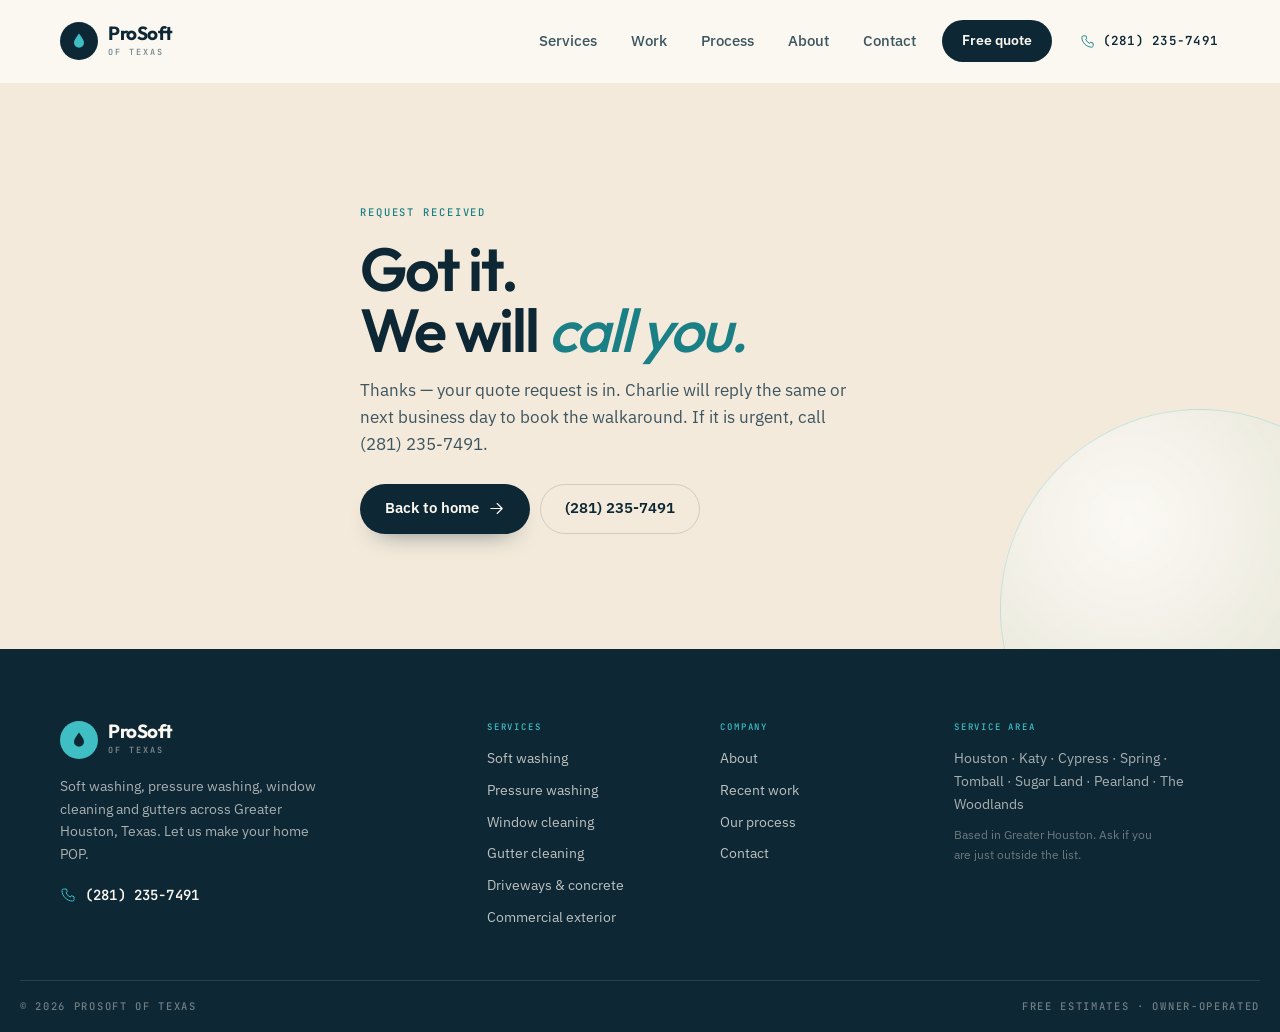
<file: thank-you/index.html>
<!DOCTYPE html>
<html lang="en">
<head>
<meta charset="UTF-8">
<script>document.documentElement.classList.add('js');</script>

<meta name="viewport" content="width=device-width, initial-scale=1.0">
<title>Request received | ProSoft of Texas</title>
<meta name="description" content="Your exterior cleaning quote request has been received. ProSoft of Texas will reply the same or next business day.">
<link rel="canonical" href="https://ari-builds.github.io/prosoft-of-texas-site/thank-you/">
<meta property="og:type" content="website">
<meta property="og:title" content="Request received | ProSoft of Texas">
<meta property="og:description" content="Your exterior cleaning quote request has been received. ProSoft of Texas will reply the same or next business day.">
<meta property="og:url" content="https://ari-builds.github.io/prosoft-of-texas-site/thank-you/">
<meta property="og:image" content="https://ari-builds.github.io/prosoft-of-texas-site/assets/opt/hero.webp">
<meta name="theme-color" content="#0D2734">
<link rel="icon" href="../assets/opt/work-01.webp" type="image/webp">
<link rel="preconnect" href="https://fonts.googleapis.com">
<link rel="preconnect" href="https://fonts.gstatic.com" crossorigin>
<link href="https://fonts.googleapis.com/css2?family=Outfit:wght@400;500;600;700;800&family=IBM+Plex+Sans:wght@300;400;500;600&family=JetBrains+Mono:wght@400;500;600&display=swap" rel="stylesheet">
<link rel="stylesheet" href="../styles.css">
<script type="application/ld+json">{"@context":"https://schema.org","@graph":[{"@type":"HomeAndConstructionBusiness","@id":"https://ari-builds.github.io/prosoft-of-texas-site/#business","name":"ProSoft of Texas","description":"Soft washing, pressure washing, window cleaning, gutter cleaning, concrete and commercial exterior cleaning across Greater Houston, Texas.","url":"https://ari-builds.github.io/prosoft-of-texas-site/","image":"https://ari-builds.github.io/prosoft-of-texas-site/assets/opt/hero.webp","telephone":"+1-281-235-7491","areaServed":["Houston","Katy","Cypress","Spring","Tomball","Sugar Land","Pearland","The Woodlands"],"priceRange":"$$","founder":{"@type":"Person","name":"Charlie Dwiggins"},"slogan":"Let Us Make Your Home POP!"}]}</script>
</head>
<body>
<svg width="0" height="0" style="position:absolute" aria-hidden="true" focusable="false"><defs>
<symbol id="i-arrow" viewBox="0 0 24 24"><path d="M4 12h15M13 5l7 7-7 7" fill="none" stroke="currentColor" stroke-width="1.7" stroke-linecap="round" stroke-linejoin="round"/></symbol>
<symbol id="i-check" viewBox="0 0 24 24"><path d="M4 12.5l5 5L20 6.5" fill="none" stroke="currentColor" stroke-width="1.7" stroke-linecap="round" stroke-linejoin="round"/></symbol>
<symbol id="i-tel" viewBox="0 0 24 24"><path d="M6.5 3h3l1.5 4-2 1.5a12 12 0 006.5 6.5l1.5-2 4 1.5v3A2.5 2.5 0 0118.5 21C10.5 21 3 13.5 3 5.5A2.5 2.5 0 015.5 3z" fill="none" stroke="currentColor" stroke-width="1.5" stroke-linejoin="round"/></symbol>
<symbol id="i-pin" viewBox="0 0 24 24"><path d="M12 21s-6.5-6.2-6.5-11a6.5 6.5 0 0113 0c0 4.8-6.5 11-6.5 11z" fill="none" stroke="currentColor" stroke-width="1.5"/><circle cx="12" cy="10" r="2.2" fill="none" stroke="currentColor" stroke-width="1.5"/></symbol>
<symbol id="i-drop" viewBox="0 0 24 24"><path d="M12 3c3.5 5 6 8.2 6 11a6 6 0 11-12 0c0-2.8 2.5-6 6-11z" fill="none" stroke="currentColor" stroke-width="1.5" stroke-linejoin="round"/></symbol>
<symbol id="i-spray" viewBox="0 0 24 24"><path d="M8 9h7v12H8zM8 9V6h7v3M5 12H2M20 4l2-1M20 8h3M18 2v3" fill="none" stroke="currentColor" stroke-width="1.5" stroke-linecap="round" stroke-linejoin="round"/></symbol>
<symbol id="i-window" viewBox="0 0 24 24"><rect x="3" y="3" width="18" height="18" rx="2" fill="none" stroke="currentColor" stroke-width="1.5"/><path d="M12 3v18M3 12h18" stroke="currentColor" stroke-width="1.5"/></symbol>
<symbol id="i-gutter" viewBox="0 0 24 24"><path d="M3 7h18v4H3zM6 11v5a3 3 0 003 3M18 11v5a3 3 0 01-3 3" fill="none" stroke="currentColor" stroke-width="1.5" stroke-linejoin="round"/></symbol>
<symbol id="i-spark" viewBox="0 0 24 24"><path d="M12 2l2.2 7.8L22 12l-7.8 2.2L12 22l-2.2-7.8L2 12l7.8-2.2z" fill="none" stroke="currentColor" stroke-width="1.5" stroke-linejoin="round"/></symbol>
</defs></svg>
<a class="skip" href="#main">Skip to content</a>
<header class="hdr" id="top">
  <div class="shell hdr__in">
    <a class="logo" href="../" aria-label="ProSoft of Texas, home">
  <span class="logo__mark" aria-hidden="true"><svg viewBox="0 0 24 24" width="20" height="20"><path d="M12 3c3.5 5 6 8.2 6 11a6 6 0 11-12 0c0-2.8 2.5-6 6-11z" fill="currentColor"/></svg></span>
  <span class="logo__txt"><strong>ProSoft</strong><span class="mono">of Texas</span></span>
</a>
    <nav class="nav" aria-label="Main">
      <a href="../services/">Services</a>
      <a href="../work/">Work</a>
      <a href="../process/">Process</a>
      <a href="../about/">About</a>
      <a href="../contact/">Contact</a>
    </nav>
    <a class="hdr__cta" href="../contact/">Free quote</a>
    <a class="hdr__tel" href="tel:+12812357491"><svg class="ico" aria-hidden="true"><use href="#i-tel"/></svg><span>(281) 235-7491</span></a>
    <button class="burger" aria-label="Menu" aria-expanded="false" aria-controls="mnav"><span></span><span></span><span></span></button>
  </div>
  <div class="mnav" id="mnav" hidden>
    <a href="../services/">Services</a>
    <a href="../work/">Work</a>
    <a href="../process/">Process</a>
    <a href="../about/">About</a>
    <a href="../contact/">Contact</a>
    <a class="mnav__tel" href="tel:+12812357491">(281) 235-7491</a>
    <a class="btn btn--navy" href="../contact/">Get a free quote</a>
  </div>
</header>
<main id="main">

<section class="thanks">
  <div class="shell thanks__in">
    <span class="label">Request received</span>
    <h1>Got it.<br>We will <em>call you.</em></h1>
    <p>Thanks — your quote request is in. Charlie will reply the same or next business day to book the walkaround. If it is urgent, call (281) 235-7491.</p>
    <div class="thanks__acts">
      <a class="btn btn--navy" href="../">Back to home <svg class="ico" aria-hidden="true"><use href="#i-arrow"/></svg></a>
      <a class="btn btn--ghost" href="tel:+12812357491">(281) 235-7491</a>
    </div>
  </div>
</section>

</main>
<footer class="foot">
  <div class="shell foot__top">
    <div class="foot__brand">
      <a class="logo" href="../" aria-label="ProSoft of Texas, home">
  <span class="logo__mark" aria-hidden="true"><svg viewBox="0 0 24 24" width="20" height="20"><path d="M12 3c3.5 5 6 8.2 6 11a6 6 0 11-12 0c0-2.8 2.5-6 6-11z" fill="currentColor"/></svg></span>
  <span class="logo__txt"><strong>ProSoft</strong><span class="mono">of Texas</span></span>
</a>
      <p>Soft washing, pressure washing, window cleaning and gutters across Greater Houston, Texas. Let us make your home POP.</p>
      <a class="foot__tel" href="tel:+12812357491"><svg class="ico" aria-hidden="true"><use href="#i-tel"/></svg>(281) 235-7491</a>
    </div>
    <div class="foot__col">
      <h4 class="mono">Services</h4>
      <a href="../services/#soft-washing">Soft washing</a>
      <a href="../services/#pressure-washing">Pressure washing</a>
      <a href="../services/#window-cleaning">Window cleaning</a>
      <a href="../services/#gutter-cleaning">Gutter cleaning</a>
      <a href="../services/#concrete-and-driveways">Driveways & concrete</a>
      <a href="../services/#commercial-exterior">Commercial exterior</a>
    </div>
    <div class="foot__col">
      <h4 class="mono">Company</h4>
      <a href="../about/">About</a>
      <a href="../work/">Recent work</a>
      <a href="../process/">Our process</a>
      <a href="../contact/">Contact</a>
    </div>
    <div class="foot__col">
      <h4 class="mono">Service area</h4>
      <p class="foot__area">Houston · Katy · Cypress · Spring · Tomball · Sugar Land · Pearland · The Woodlands</p>
      <p class="foot__fine">Based in Greater Houston. Ask if you are just outside the list.</p>
    </div>
  </div>
  <div class="shell foot__bottom">
    <span class="mono">© <span data-year>2026</span> ProSoft of Texas</span>
    <span class="mono">Free estimates · Owner-operated</span>
  </div>
</footer>
<script src="../script.js" defer></script>
</body>
</html>
</file>
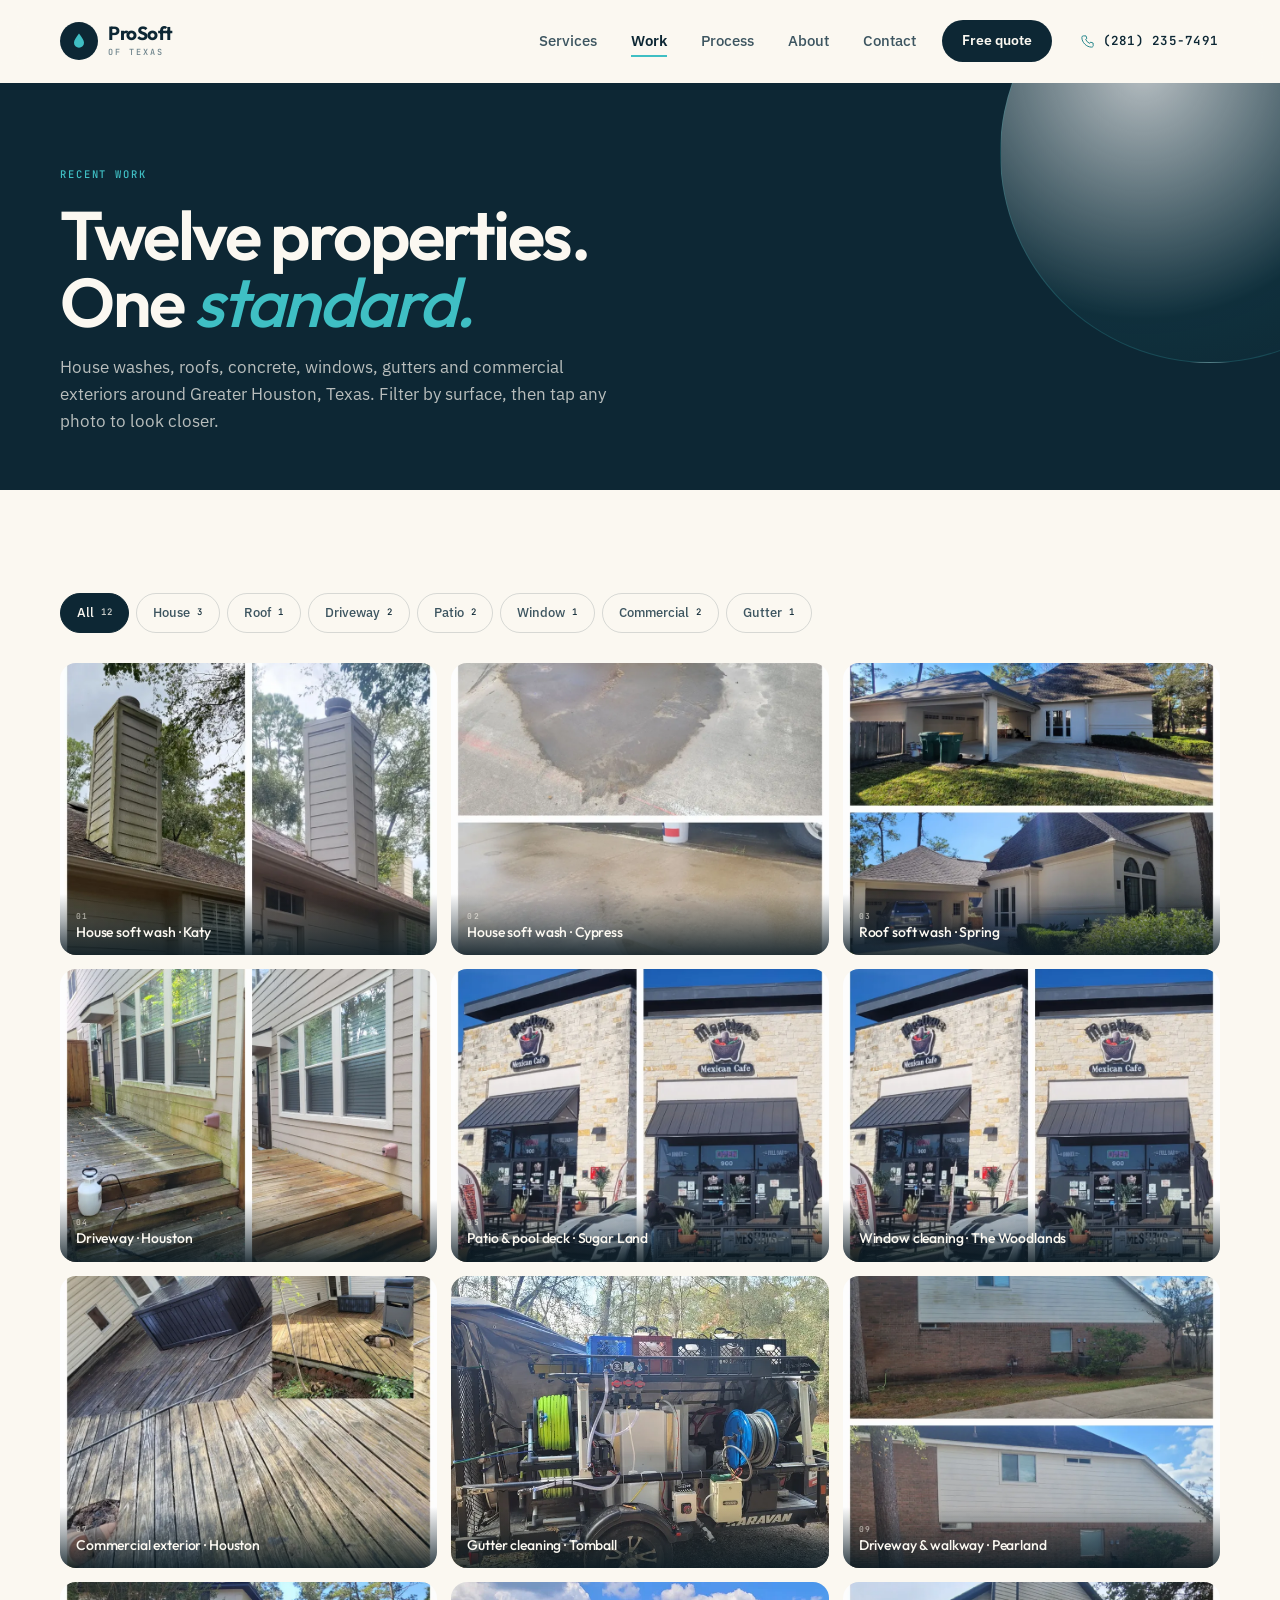
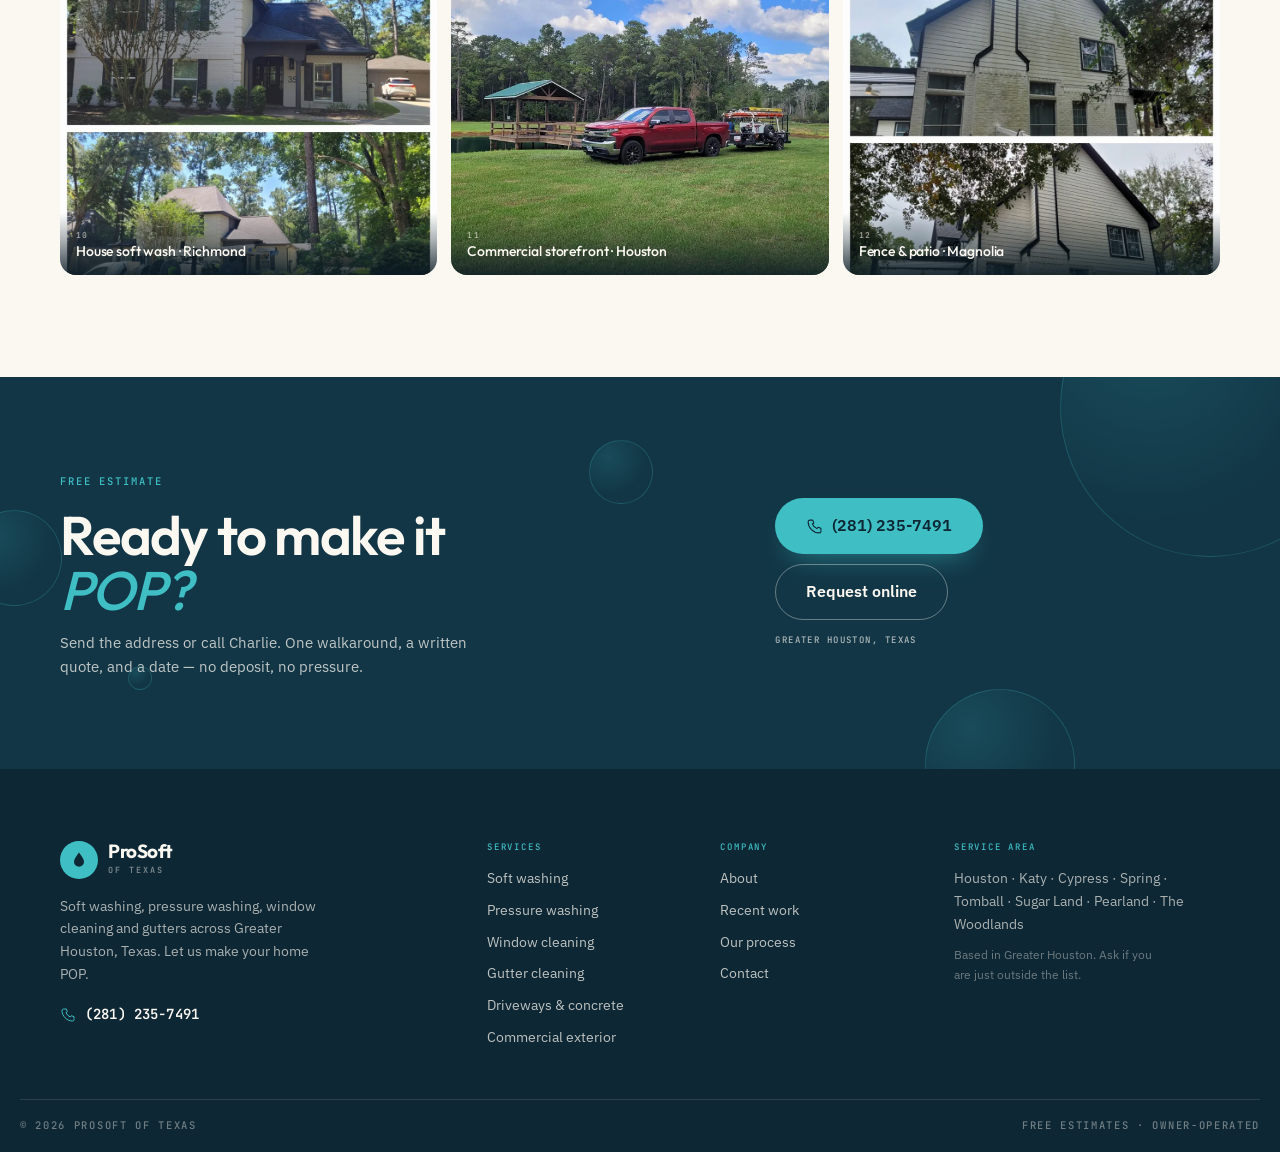
<file: work/index.html>
<!DOCTYPE html>
<html lang="en">
<head>
<meta charset="UTF-8">
<script>document.documentElement.classList.add('js');</script>

<meta name="viewport" content="width=device-width, initial-scale=1.0">
<title>Recent Exterior Cleaning Projects in Houston | ProSoft of Texas</title>
<meta name="description" content="House washing, roof treatment, driveway cleaning, window and gutter projects across Greater Houston by ProSoft of Texas.">
<link rel="canonical" href="https://ari-builds.github.io/prosoft-of-texas-site/work/">
<meta property="og:type" content="website">
<meta property="og:title" content="Recent Exterior Cleaning Projects in Houston | ProSoft of Texas">
<meta property="og:description" content="House washing, roof treatment, driveway cleaning, window and gutter projects across Greater Houston by ProSoft of Texas.">
<meta property="og:url" content="https://ari-builds.github.io/prosoft-of-texas-site/work/">
<meta property="og:image" content="https://ari-builds.github.io/prosoft-of-texas-site/assets/opt/work-05.webp">
<meta name="theme-color" content="#0D2734">
<link rel="icon" href="../assets/opt/work-01.webp" type="image/webp">
<link rel="preconnect" href="https://fonts.googleapis.com">
<link rel="preconnect" href="https://fonts.gstatic.com" crossorigin>
<link href="https://fonts.googleapis.com/css2?family=Outfit:wght@400;500;600;700;800&family=IBM+Plex+Sans:wght@300;400;500;600&family=JetBrains+Mono:wght@400;500;600&display=swap" rel="stylesheet">
<link rel="stylesheet" href="../styles.css">
<script type="application/ld+json">{"@context":"https://schema.org","@graph":[{"@type":"HomeAndConstructionBusiness","@id":"https://ari-builds.github.io/prosoft-of-texas-site/#business","name":"ProSoft of Texas","description":"Soft washing, pressure washing, window cleaning, gutter cleaning, concrete and commercial exterior cleaning across Greater Houston, Texas.","url":"https://ari-builds.github.io/prosoft-of-texas-site/","image":"https://ari-builds.github.io/prosoft-of-texas-site/assets/opt/hero.webp","telephone":"+1-281-235-7491","areaServed":["Houston","Katy","Cypress","Spring","Tomball","Sugar Land","Pearland","The Woodlands"],"priceRange":"$$","founder":{"@type":"Person","name":"Charlie Dwiggins"},"slogan":"Let Us Make Your Home POP!"},{"@type":"BreadcrumbList","itemListElement":[{"@type":"ListItem","position":1,"name":"Home","item":"https://ari-builds.github.io/prosoft-of-texas-site/"},{"@type":"ListItem","position":2,"name":"Work","item":"https://ari-builds.github.io/prosoft-of-texas-site/work/"}]}]}</script>
</head>
<body>
<svg width="0" height="0" style="position:absolute" aria-hidden="true" focusable="false"><defs>
<symbol id="i-arrow" viewBox="0 0 24 24"><path d="M4 12h15M13 5l7 7-7 7" fill="none" stroke="currentColor" stroke-width="1.7" stroke-linecap="round" stroke-linejoin="round"/></symbol>
<symbol id="i-check" viewBox="0 0 24 24"><path d="M4 12.5l5 5L20 6.5" fill="none" stroke="currentColor" stroke-width="1.7" stroke-linecap="round" stroke-linejoin="round"/></symbol>
<symbol id="i-tel" viewBox="0 0 24 24"><path d="M6.5 3h3l1.5 4-2 1.5a12 12 0 006.5 6.5l1.5-2 4 1.5v3A2.5 2.5 0 0118.5 21C10.5 21 3 13.5 3 5.5A2.5 2.5 0 015.5 3z" fill="none" stroke="currentColor" stroke-width="1.5" stroke-linejoin="round"/></symbol>
<symbol id="i-pin" viewBox="0 0 24 24"><path d="M12 21s-6.5-6.2-6.5-11a6.5 6.5 0 0113 0c0 4.8-6.5 11-6.5 11z" fill="none" stroke="currentColor" stroke-width="1.5"/><circle cx="12" cy="10" r="2.2" fill="none" stroke="currentColor" stroke-width="1.5"/></symbol>
<symbol id="i-drop" viewBox="0 0 24 24"><path d="M12 3c3.5 5 6 8.2 6 11a6 6 0 11-12 0c0-2.8 2.5-6 6-11z" fill="none" stroke="currentColor" stroke-width="1.5" stroke-linejoin="round"/></symbol>
<symbol id="i-spray" viewBox="0 0 24 24"><path d="M8 9h7v12H8zM8 9V6h7v3M5 12H2M20 4l2-1M20 8h3M18 2v3" fill="none" stroke="currentColor" stroke-width="1.5" stroke-linecap="round" stroke-linejoin="round"/></symbol>
<symbol id="i-window" viewBox="0 0 24 24"><rect x="3" y="3" width="18" height="18" rx="2" fill="none" stroke="currentColor" stroke-width="1.5"/><path d="M12 3v18M3 12h18" stroke="currentColor" stroke-width="1.5"/></symbol>
<symbol id="i-gutter" viewBox="0 0 24 24"><path d="M3 7h18v4H3zM6 11v5a3 3 0 003 3M18 11v5a3 3 0 01-3 3" fill="none" stroke="currentColor" stroke-width="1.5" stroke-linejoin="round"/></symbol>
<symbol id="i-spark" viewBox="0 0 24 24"><path d="M12 2l2.2 7.8L22 12l-7.8 2.2L12 22l-2.2-7.8L2 12l7.8-2.2z" fill="none" stroke="currentColor" stroke-width="1.5" stroke-linejoin="round"/></symbol>
</defs></svg>
<a class="skip" href="#main">Skip to content</a>
<header class="hdr" id="top">
  <div class="shell hdr__in">
    <a class="logo" href="../" aria-label="ProSoft of Texas, home">
  <span class="logo__mark" aria-hidden="true"><svg viewBox="0 0 24 24" width="20" height="20"><path d="M12 3c3.5 5 6 8.2 6 11a6 6 0 11-12 0c0-2.8 2.5-6 6-11z" fill="currentColor"/></svg></span>
  <span class="logo__txt"><strong>ProSoft</strong><span class="mono">of Texas</span></span>
</a>
    <nav class="nav" aria-label="Main">
      <a href="../services/">Services</a>
      <a href="../work/" aria-current="page">Work</a>
      <a href="../process/">Process</a>
      <a href="../about/">About</a>
      <a href="../contact/">Contact</a>
    </nav>
    <a class="hdr__cta" href="../contact/">Free quote</a>
    <a class="hdr__tel" href="tel:+12812357491"><svg class="ico" aria-hidden="true"><use href="#i-tel"/></svg><span>(281) 235-7491</span></a>
    <button class="burger" aria-label="Menu" aria-expanded="false" aria-controls="mnav"><span></span><span></span><span></span></button>
  </div>
  <div class="mnav" id="mnav" hidden>
    <a href="../services/">Services</a>
    <a href="../work/">Work</a>
    <a href="../process/">Process</a>
    <a href="../about/">About</a>
    <a href="../contact/">Contact</a>
    <a class="mnav__tel" href="tel:+12812357491">(281) 235-7491</a>
    <a class="btn btn--navy" href="../contact/">Get a free quote</a>
  </div>
</header>
<main id="main">

<section class="phero phero--work">
  <div class="shell">
    <span class="label">Recent work</span>
    <h1>Twelve properties.<br>One <em>standard.</em></h1>
    <p>House washes, roofs, concrete, windows, gutters and commercial exteriors around Greater Houston, Texas. Filter by surface, then tap any photo to look closer.</p>
  </div>
</section>

<section class="sec">
  <div class="shell">
    <div class="filters" role="group" aria-label="Filter projects">
      <button class="filters__btn is-on" data-filter="all">All <span class="mono">12</span></button>
      <button class="filters__btn" data-filter="house">House <span class="mono">3</span></button>
      <button class="filters__btn" data-filter="roof">Roof <span class="mono">1</span></button>
      <button class="filters__btn" data-filter="driveway">Driveway <span class="mono">2</span></button>
      <button class="filters__btn" data-filter="patio">Patio <span class="mono">2</span></button>
      <button class="filters__btn" data-filter="window">Window <span class="mono">1</span></button>
      <button class="filters__btn" data-filter="commercial">Commercial <span class="mono">2</span></button>
      <button class="filters__btn" data-filter="gutter">Gutter <span class="mono">1</span></button>
    </div>
    <div class="gal gal--work" data-gallery>
      <button class="gal__item gal__item--btn" data-cat="house" data-lightbox="0" data-full="../assets/opt/work-01.webp" data-label="House soft wash · Katy" aria-label="Open House soft wash in Katy">
        <img src="../assets/opt/work-01-880.webp" alt="House soft wash in Katy by ProSoft of Texas" width="1600" height="1600" loading="lazy" decoding="async">
        <span class="gal__cap"><span class="mono">01</span><span>House soft wash · Katy</span></span>
      </button>
      <button class="gal__item gal__item--btn" data-cat="house" data-lightbox="1" data-full="../assets/opt/work-02.webp" data-label="House soft wash · Cypress" aria-label="Open House soft wash in Cypress">
        <img src="../assets/opt/work-02-880.webp" alt="House soft wash in Cypress by ProSoft of Texas" width="1600" height="1600" loading="lazy" decoding="async">
        <span class="gal__cap"><span class="mono">02</span><span>House soft wash · Cypress</span></span>
      </button>
      <button class="gal__item gal__item--btn" data-cat="roof" data-lightbox="2" data-full="../assets/opt/work-03.webp" data-label="Roof soft wash · Spring" aria-label="Open Roof soft wash in Spring">
        <img src="../assets/opt/work-03-880.webp" alt="Roof soft wash in Spring by ProSoft of Texas" width="1600" height="1600" loading="lazy" decoding="async">
        <span class="gal__cap"><span class="mono">03</span><span>Roof soft wash · Spring</span></span>
      </button>
      <button class="gal__item gal__item--btn" data-cat="driveway" data-lightbox="3" data-full="../assets/opt/work-04.webp" data-label="Driveway · Houston" aria-label="Open Driveway in Houston">
        <img src="../assets/opt/work-04-880.webp" alt="Driveway in Houston by ProSoft of Texas" width="1600" height="1600" loading="lazy" decoding="async">
        <span class="gal__cap"><span class="mono">04</span><span>Driveway · Houston</span></span>
      </button>
      <button class="gal__item gal__item--btn" data-cat="patio" data-lightbox="4" data-full="../assets/opt/work-05.webp" data-label="Patio &amp; pool deck · Sugar Land" aria-label="Open Patio &amp; pool deck in Sugar Land">
        <img src="../assets/opt/work-05-880.webp" alt="Patio &amp; pool deck in Sugar Land by ProSoft of Texas" width="1600" height="1600" loading="lazy" decoding="async">
        <span class="gal__cap"><span class="mono">05</span><span>Patio & pool deck · Sugar Land</span></span>
      </button>
      <button class="gal__item gal__item--btn" data-cat="window" data-lightbox="5" data-full="../assets/opt/work-06.webp" data-label="Window cleaning · The Woodlands" aria-label="Open Window cleaning in The Woodlands">
        <img src="../assets/opt/work-06-880.webp" alt="Window cleaning in The Woodlands by ProSoft of Texas" width="1600" height="1600" loading="lazy" decoding="async">
        <span class="gal__cap"><span class="mono">06</span><span>Window cleaning · The Woodlands</span></span>
      </button>
      <button class="gal__item gal__item--btn" data-cat="commercial" data-lightbox="6" data-full="../assets/opt/work-07.webp" data-label="Commercial exterior · Houston" aria-label="Open Commercial exterior in Houston">
        <img src="../assets/opt/work-07-880.webp" alt="Commercial exterior in Houston by ProSoft of Texas" width="1600" height="1600" loading="lazy" decoding="async">
        <span class="gal__cap"><span class="mono">07</span><span>Commercial exterior · Houston</span></span>
      </button>
      <button class="gal__item gal__item--btn" data-cat="gutter" data-lightbox="7" data-full="../assets/opt/work-08.webp" data-label="Gutter cleaning · Tomball" aria-label="Open Gutter cleaning in Tomball">
        <img src="../assets/opt/work-08-880.webp" alt="Gutter cleaning in Tomball by ProSoft of Texas" width="1600" height="900" loading="lazy" decoding="async">
        <span class="gal__cap"><span class="mono">08</span><span>Gutter cleaning · Tomball</span></span>
      </button>
      <button class="gal__item gal__item--btn" data-cat="driveway" data-lightbox="8" data-full="../assets/opt/work-09.webp" data-label="Driveway &amp; walkway · Pearland" aria-label="Open Driveway &amp; walkway in Pearland">
        <img src="../assets/opt/work-09-880.webp" alt="Driveway &amp; walkway in Pearland by ProSoft of Texas" width="1600" height="1600" loading="lazy" decoding="async">
        <span class="gal__cap"><span class="mono">09</span><span>Driveway & walkway · Pearland</span></span>
      </button>
      <button class="gal__item gal__item--btn" data-cat="house" data-lightbox="9" data-full="../assets/opt/work-10.webp" data-label="House soft wash · Richmond" aria-label="Open House soft wash in Richmond">
        <img src="../assets/opt/work-10-880.webp" alt="House soft wash in Richmond by ProSoft of Texas" width="1600" height="1600" loading="lazy" decoding="async">
        <span class="gal__cap"><span class="mono">10</span><span>House soft wash · Richmond</span></span>
      </button>
      <button class="gal__item gal__item--btn" data-cat="commercial" data-lightbox="10" data-full="../assets/opt/work-11.webp" data-label="Commercial storefront · Houston" aria-label="Open Commercial storefront in Houston">
        <img src="../assets/opt/work-11-880.webp" alt="Commercial storefront in Houston by ProSoft of Texas" width="1600" height="900" loading="lazy" decoding="async">
        <span class="gal__cap"><span class="mono">11</span><span>Commercial storefront · Houston</span></span>
      </button>
      <button class="gal__item gal__item--btn" data-cat="patio" data-lightbox="11" data-full="../assets/opt/work-12.webp" data-label="Fence &amp; patio · Magnolia" aria-label="Open Fence &amp; patio in Magnolia">
        <img src="../assets/opt/work-12-880.webp" alt="Fence &amp; patio in Magnolia by ProSoft of Texas" width="1600" height="1600" loading="lazy" decoding="async">
        <span class="gal__cap"><span class="mono">12</span><span>Fence & patio · Magnolia</span></span>
      </button>
    </div>
    <p class="gal__empty mono" hidden>No projects in this category yet.</p>
  </div>
</section>

<div class="lightbox" id="lightbox" role="dialog" aria-modal="true" aria-label="Project photo" hidden>
  <button class="lb__close" aria-label="Close">×</button>
  <button class="lb__nav lb__prev" aria-label="Previous">‹</button>
  <img class="lb__img" src="../assets/opt/work-01.webp" alt="">
  <button class="lb__nav lb__next" aria-label="Next">›</button>
  <span class="lb__cap mono"></span>
</div>

<section class="band">
  <div class="bubbles" aria-hidden="true"><span></span><span></span><span></span><span></span><span></span></div>
  <div class="shell band__in">
    <div>
      <span class="label label--light">Free estimate</span>
      <h2>Ready to make it<br><em>POP?</em></h2>
      <p>Send the address or call Charlie. One walkaround, a written quote, and a date — no deposit, no pressure.</p>
    </div>
    <div class="band__acts">
      <a class="btn btn--aqua btn--lg" href="tel:+12812357491"><svg class="ico" aria-hidden="true"><use href="#i-tel"/></svg>(281) 235-7491</a>
      <a class="btn btn--outline-light btn--lg" href="../contact/">Request online</a>
      <span class="mono band__note">Greater Houston, Texas</span>
    </div>
  </div>
</section>

</main>
<footer class="foot">
  <div class="shell foot__top">
    <div class="foot__brand">
      <a class="logo" href="../" aria-label="ProSoft of Texas, home">
  <span class="logo__mark" aria-hidden="true"><svg viewBox="0 0 24 24" width="20" height="20"><path d="M12 3c3.5 5 6 8.2 6 11a6 6 0 11-12 0c0-2.8 2.5-6 6-11z" fill="currentColor"/></svg></span>
  <span class="logo__txt"><strong>ProSoft</strong><span class="mono">of Texas</span></span>
</a>
      <p>Soft washing, pressure washing, window cleaning and gutters across Greater Houston, Texas. Let us make your home POP.</p>
      <a class="foot__tel" href="tel:+12812357491"><svg class="ico" aria-hidden="true"><use href="#i-tel"/></svg>(281) 235-7491</a>
    </div>
    <div class="foot__col">
      <h4 class="mono">Services</h4>
      <a href="../services/#soft-washing">Soft washing</a>
      <a href="../services/#pressure-washing">Pressure washing</a>
      <a href="../services/#window-cleaning">Window cleaning</a>
      <a href="../services/#gutter-cleaning">Gutter cleaning</a>
      <a href="../services/#concrete-and-driveways">Driveways & concrete</a>
      <a href="../services/#commercial-exterior">Commercial exterior</a>
    </div>
    <div class="foot__col">
      <h4 class="mono">Company</h4>
      <a href="../about/">About</a>
      <a href="../work/">Recent work</a>
      <a href="../process/">Our process</a>
      <a href="../contact/">Contact</a>
    </div>
    <div class="foot__col">
      <h4 class="mono">Service area</h4>
      <p class="foot__area">Houston · Katy · Cypress · Spring · Tomball · Sugar Land · Pearland · The Woodlands</p>
      <p class="foot__fine">Based in Greater Houston. Ask if you are just outside the list.</p>
    </div>
  </div>
  <div class="shell foot__bottom">
    <span class="mono">© <span data-year>2026</span> ProSoft of Texas</span>
    <span class="mono">Free estimates · Owner-operated</span>
  </div>
</footer>
<script src="../script.js" defer></script>
</body>
</html>
</file>
<file: styles.css>
/* ==========================================================================
   ProSoft of Texas — "Clean Current"
   Outfit / IBM Plex Sans / JetBrains Mono
   ========================================================================== */

:root{
  --navy:#0D2734;
  --navy-2:#123646;
  --navy-3:#1A4557;
  --aqua:#3FBFC4;
  --aqua-2:#2AA9AF;
  --aqua-deep:#1B7F86;
  --aqua-soft:#E2F4F4;
  --sand:#F3EADB;
  --sand-2:#EADFCB;
  --cream:#FBF8F1;
  --white:#FFFFFF;

  --ink:#0D2734;
  --ink-2:#3D5560;
  --ink-3:#6E838B;

  --line:rgba(13,39,52,.15);
  --line-soft:rgba(13,39,52,.085);
  --line-lt:rgba(251,248,241,.18);

  --f-display:'Outfit',system-ui,-apple-system,'Segoe UI',sans-serif;
  --f-body:'IBM Plex Sans',system-ui,-apple-system,'Segoe UI',sans-serif;
  --f-mono:'JetBrains Mono',ui-monospace,SFMono-Regular,Menlo,monospace;

  --shell:1240px;
  --pad:20px;
  --sec:clamp(64px,8vw,112px);
  --r-sm:10px;
  --r-md:16px;
  --r-lg:22px;
  --r-xl:30px;
  --ease:cubic-bezier(.22,1,.36,1);
}

*,*::before,*::after{box-sizing:border-box}
html{-webkit-text-size-adjust:100%}
body{
  margin:0;
  font-family:var(--f-body);
  font-size:16px;
  line-height:1.62;
  color:var(--ink);
  background:var(--cream);
  -webkit-font-smoothing:antialiased;
  text-rendering:optimizeLegibility;
  overflow-x:hidden;
}
img{max-width:100%;height:auto;display:block}
a{color:inherit;text-decoration:none}
button{font:inherit;color:inherit;cursor:pointer;border:0;background:none}
ul,ol{margin:0;padding:0;list-style:none}
h1,h2,h3,h4{margin:0;font-family:var(--f-display);font-weight:600;line-height:1.06;letter-spacing:-.02em}
p{margin:0}
:focus-visible{outline:2px solid var(--aqua-2);outline-offset:3px}
::selection{background:var(--aqua);color:var(--navy)}

.shell{width:100%;max-width:var(--shell);margin:0 auto;padding:0 var(--pad)}
@media(min-width:760px){:root{--pad:32px}}
@media(min-width:1200px){:root{--pad:40px}}

.mono{
  font-family:var(--f-mono);
  font-size:10.5px;
  line-height:1.5;
  letter-spacing:.16em;
  text-transform:uppercase;
  font-weight:500;
}
.skip{
  position:absolute;left:14px;top:-80px;z-index:400;
  background:var(--navy);color:var(--cream);
  padding:12px 20px;border-radius:999px;font-weight:600;font-size:14px;
}
.skip:focus{top:14px}

/* ---------- buttons ---------- */
.btn{
  display:inline-flex;align-items:center;justify-content:center;gap:9px;
  min-height:50px;padding:0 24px;border-radius:999px;
  font-family:var(--f-body);font-weight:600;font-size:14.5px;line-height:1;
  border:1px solid transparent;position:relative;
  transition:transform .35s var(--ease),background .25s,border-color .25s,color .25s,box-shadow .35s var(--ease);
}
.btn .ico{width:17px;height:17px;flex:none;transition:transform .35s var(--ease)}
.btn:hover{transform:translateY(-2px)}
.btn:hover .ico{transform:translateX(3px)}
.btn--lg{min-height:56px;padding:0 30px;font-size:15.5px}
.btn--navy{background:var(--navy);color:var(--cream);box-shadow:0 12px 26px -18px rgba(13,39,52,.9)}
.btn--navy:hover{background:var(--navy-3);box-shadow:0 18px 32px -18px rgba(13,39,52,.85)}
.btn--aqua{background:var(--aqua);color:var(--navy);box-shadow:0 14px 30px -16px rgba(63,191,196,.7)}
.btn--aqua:hover{background:#5ED0D4}
.btn--ghost{background:transparent;border-color:var(--line);color:var(--navy)}
.btn--ghost:hover{background:var(--sand);border-color:transparent}
.btn--outline-light{background:transparent;border-color:rgba(251,248,241,.36);color:var(--cream)}
.btn--outline-light:hover{background:var(--cream);color:var(--navy);border-color:var(--cream)}
.ico{width:18px;height:18px;display:inline-block;vertical-align:middle}

.link{
  display:inline-flex;align-items:center;gap:9px;
  font-weight:600;font-size:14px;color:var(--navy);
  border-bottom:1px solid rgba(13,39,52,.28);
  padding-bottom:3px;transition:color .2s,border-color .2s,gap .3s var(--ease);
}
.link:hover{color:var(--aqua-deep);border-color:var(--aqua-deep);gap:14px}
.link .ico{width:16px;height:16px}
.link--light{color:var(--cream);border-color:rgba(251,248,241,.35)}
.link--light:hover{color:var(--aqua);border-color:var(--aqua)}

/* ---------- label ---------- */
.label{
  display:inline-flex;align-items:center;gap:9px;
  font-family:var(--f-mono);font-size:10.5px;font-weight:500;
  letter-spacing:.18em;text-transform:uppercase;color:var(--aqua-deep);
  margin-bottom:18px;
}
.label__dot{width:7px;height:7px;border-radius:50%;background:var(--aqua);box-shadow:0 0 0 4px rgba(63,191,196,.18);flex:none}
.label--light{color:var(--aqua)}

/* ---------- header ---------- */
.hdr{
  position:sticky;top:0;z-index:120;
  background:rgba(251,248,241,.86);
  backdrop-filter:blur(14px);-webkit-backdrop-filter:blur(14px);
  border-bottom:1px solid transparent;
  transition:border-color .3s,background .3s,box-shadow .3s;
}
.hdr.is-stuck{border-bottom-color:var(--line-soft);box-shadow:0 12px 30px -28px rgba(13,39,52,.7)}
.hdr__in{display:flex;align-items:center;gap:16px;min-height:74px}
.logo{display:inline-flex;align-items:center;gap:10px;flex:none}
.logo__mark{
  width:38px;height:38px;border-radius:50%;flex:none;
  display:grid;place-items:center;
  background:var(--navy);color:var(--aqua);
}
.logo__txt{display:flex;flex-direction:column;line-height:1}
.logo__txt strong{font-family:var(--f-display);font-size:19px;font-weight:700;letter-spacing:-.02em}
.logo__txt .mono{font-size:8.5px;letter-spacing:.24em;color:var(--ink-3);margin-top:3px}
.nav{display:none;margin-left:auto;gap:28px;align-items:center}
.nav a{font-size:14.5px;font-weight:500;color:var(--ink-2);position:relative;padding:4px 0;transition:color .2s}
.nav a::after{content:"";position:absolute;left:0;right:0;bottom:0;height:1.5px;background:var(--aqua);transform:scaleX(0);transform-origin:left;transition:transform .35s var(--ease)}
.nav a:hover{color:var(--navy)}
.nav a:hover::after,.nav a[aria-current="page"]::after{transform:scaleX(1)}
.nav a[aria-current="page"]{color:var(--navy);font-weight:600}
.hdr__tel{
  display:none;align-items:center;gap:8px;
  font-family:var(--f-mono);font-size:12.5px;font-weight:600;letter-spacing:.02em;
  color:var(--navy);padding:9px 2px;
}
.hdr__tel .ico{width:15px;height:15px;color:var(--aqua-deep)}
.hdr__tel:hover{color:var(--aqua-deep)}
.hdr__cta{
  display:none;align-items:center;justify-content:center;
  min-height:42px;padding:0 20px;border-radius:999px;
  background:var(--navy);color:var(--cream);font-size:13.5px;font-weight:600;
  transition:background .2s,transform .3s var(--ease);
}
.hdr__cta:hover{background:var(--navy-3);transform:translateY(-1px)}
.burger{
  margin-left:auto;width:44px;height:44px;border-radius:50%;
  display:grid;place-content:center;gap:5px;flex:none;
  border:1px solid var(--line);background:transparent;
}
.burger span{display:block;width:18px;height:1.6px;background:var(--navy);transition:transform .3s var(--ease),opacity .2s}
.burger[aria-expanded="true"] span:nth-child(1){transform:translateY(6.6px) rotate(45deg)}
.burger[aria-expanded="true"] span:nth-child(2){opacity:0}
.burger[aria-expanded="true"] span:nth-child(3){transform:translateY(-6.6px) rotate(-45deg)}
.mnav{
  display:flex;flex-direction:column;gap:2px;
  padding:14px var(--pad) 26px;
  border-top:1px solid var(--line-soft);
  background:var(--cream);
}
.mnav[hidden]{display:none}
.mnav a{padding:13px 0;font-size:16px;font-weight:500;border-bottom:1px solid var(--line-soft)}
.mnav__tel{color:var(--aqua-deep);font-family:var(--f-mono);font-size:14px;font-weight:600;letter-spacing:.02em}
.mnav .btn{margin-top:14px}
@media(min-width:900px){
  .nav,.hdr__tel{display:flex}
  .hdr__cta{display:inline-flex}
  .burger,.mnav{display:none!important}
}
@media(min-width:1080px){.hdr__in{gap:26px;min-height:82px}.nav{gap:34px}}

/* ---------- hero ---------- */
.hero{position:relative;overflow:hidden;padding:clamp(38px,5vw,64px) 0 0;background:var(--cream)}
.hero__bubbles{position:absolute;inset:0;pointer-events:none;overflow:hidden}
.hero__bubbles span{
  position:absolute;border-radius:50%;
  border:1px solid rgba(63,191,196,.28);
  background:radial-gradient(circle at 32% 28%,rgba(255,255,255,.9),rgba(63,191,196,.10) 60%,rgba(63,191,196,.02));
  animation:float 15s ease-in-out infinite;
}
.hero__bubbles span:nth-child(1){width:190px;height:190px;top:-64px;right:-38px;opacity:.55}
.hero__bubbles span:nth-child(2){width:74px;height:74px;top:34%;right:44%;opacity:.5;animation-delay:-4s}
.hero__bubbles span:nth-child(3){width:120px;height:120px;bottom:6%;left:-52px;opacity:.4;animation-delay:-8s}
.hero__bubbles span:nth-child(4){width:34px;height:34px;top:16%;left:38%;opacity:.7;animation-delay:-2s}
.hero__bubbles span:nth-child(5){width:56px;height:56px;bottom:24%;right:8%;opacity:.35;animation-delay:-6s}
.hero__bubbles span:nth-child(6){width:18px;height:18px;top:58%;left:8%;opacity:.6;animation-delay:-11s}
@keyframes float{0%,100%{transform:translate3d(0,0,0)}50%{transform:translate3d(6px,-16px,0)}}
@media(prefers-reduced-motion:reduce){.hero__bubbles span{animation:none}}

.hero__grid{position:relative;display:grid;grid-template-columns:1fr;gap:clamp(28px,4vw,44px);align-items:center}
.hero__copy{max-width:640px;min-width:0}
.hero h1{
  font-size:clamp(2.65rem,7.4vw,5rem);
  font-weight:700;line-height:.95;letter-spacing:-.038em;
  margin:0 0 22px;
}
.hero h1 em{font-style:italic;color:var(--aqua-deep);font-weight:600}
.hero__p{max-width:52ch;font-size:clamp(1rem,1.35vw,1.12rem);color:var(--ink-2);line-height:1.65}
.hero__acts{display:flex;flex-wrap:wrap;gap:10px;margin-top:28px}
.hero__ticks{display:flex;flex-wrap:wrap;gap:10px 22px;margin-top:26px}
.hero__ticks li{display:inline-flex;align-items:center;gap:7px;font-size:13px;font-weight:500;color:var(--ink-2)}
.hero__ticks .ico{width:15px;height:15px;color:var(--aqua-2);flex:none}

.hero__media{position:relative;min-width:0;padding:0 0 26px}
.hero__blob{
  position:absolute;inset:auto -6% -4% 12%;height:78%;
  border-radius:50% 50% 46% 54%/54% 46% 54% 46%;
  background:linear-gradient(140deg,var(--sand),var(--sand-2));
  z-index:0;
}
.hero__fig{
  position:relative;z-index:1;margin:0;overflow:hidden;
  border-radius:calc(var(--r-xl) + 6px);
  background:var(--sand);
  box-shadow:0 40px 70px -50px rgba(13,39,52,.6);
}
.hero__fig img,.hero__fig video{width:100%;aspect-ratio:4/3.35;object-fit:cover;transition:transform 1.2s var(--ease);display:block}
.hero__fig:hover img,.hero__fig:hover video{transform:scale(1.03)}
.hero__fig video{height:100%}
.hero__card{
  position:relative;z-index:2;
  display:flex;align-items:center;gap:12px;
  margin:-34px 0 0 14px;
  width:calc(100% - 28px);max-width:330px;
  padding:14px 18px;border-radius:var(--r-md);
  background:rgba(255,255,255,.94);
  backdrop-filter:blur(8px);
  box-shadow:0 24px 50px -34px rgba(13,39,52,.55);
  border:1px solid rgba(255,255,255,.9);
}
.hero__card-ico{
  width:38px;height:38px;border-radius:50%;flex:none;
  display:grid;place-items:center;
  background:var(--aqua-soft);color:var(--aqua-deep);
}
.hero__card strong{display:block;font-family:var(--f-display);font-size:14px;font-weight:600;line-height:1.2}
.hero__card .mono{display:block;margin-top:3px;font-size:8.5px;color:var(--ink-3);letter-spacing:.14em}
.hero__stamp{
  position:absolute;top:18px;right:16px;z-index:2;
  width:92px;height:92px;border-radius:50%;
  display:grid;place-content:center;text-align:center;gap:1px;
  background:var(--navy);color:var(--cream);
  box-shadow:0 16px 30px -20px rgba(13,39,52,.8);
}
.hero__stamp .mono{font-size:7px;letter-spacing:.2em;color:rgba(251,248,241,.62)}
.hero__stamp strong{font-family:var(--f-display);font-size:16px;font-weight:700;letter-spacing:-.02em;line-height:1.1}

.hero__foot{
  display:flex;flex-wrap:wrap;align-items:center;justify-content:space-between;gap:8px 24px;
  margin-top:clamp(34px,4.6vw,58px);padding:16px 0;
  border-top:1px solid var(--line-soft);
  color:var(--ink-3);
}
@media(min-width:900px){
  .hero__grid{grid-template-columns:1.02fr 1fr;gap:clamp(36px,5vw,72px)}
  .hero{padding-top:clamp(48px,5.4vw,78px)}
  .hero__media{padding-bottom:0}
  .hero__fig img{aspect-ratio:4/3.9}
  .hero__stamp{width:106px;height:106px;top:-16px;right:-10px}
  .hero__stamp strong{font-size:18px}
  .hero__card{margin:-40px 0 0 -34px;max-width:352px}
}
@media(min-width:1180px){
  .hero__fig img{aspect-ratio:4/3.7}
}

/* ---------- ticker ---------- */
.ticker{
  margin-top:clamp(30px,4vw,50px);
  background:var(--navy);color:var(--aqua);
  overflow:hidden;padding:12px 0;
}
.ticker__track{display:flex;align-items:center;gap:26px;width:max-content;animation:tick 38s linear infinite}
.ticker span{font-family:var(--f-mono);font-size:10.5px;letter-spacing:.22em;text-transform:uppercase;white-space:nowrap}
.ticker__dot{color:rgba(63,191,196,.4)}
@keyframes tick{from{transform:translateX(0)}to{transform:translateX(-50%)}}
@media(prefers-reduced-motion:reduce){.ticker__track{animation:none}}

/* ---------- sections ---------- */
.sec{padding:var(--sec) 0;position:relative}
.sec--sand{background:var(--sand)}
.sec--navy{background:var(--navy);color:var(--cream)}
.sec--navy .label{color:var(--aqua)}
.sec--navy .sechead__p{color:rgba(251,248,241,.72)}

.sechead{max-width:760px;margin-bottom:clamp(30px,4vw,48px)}
.sechead h2{font-size:clamp(1.95rem,4.6vw,3.3rem);line-height:1.02;letter-spacing:-.03em}
.sechead h2 em,.phero h1 em,.band h2 em,.two h2 em,.about__lead h2 em,.why__copy h2 em,.cmp__head h2 em{
  font-style:italic;color:var(--aqua-deep);font-weight:500;
}
.sec--navy .sechead h2 em,.sec--navy .sechead h2 em,.band h2 em{color:var(--aqua)}
.sechead__p{max-width:60ch;margin-top:16px;color:var(--ink-2);font-size:clamp(.98rem,1.2vw,1.08rem)}
.sechead--split{display:grid;grid-template-columns:1fr;gap:14px 40px;max-width:none;align-items:end}
@media(min-width:820px){
  .sechead--split{grid-template-columns:1.15fr .85fr;align-items:end}
  .sechead--split .label{grid-column:1/-1;margin-bottom:0}
  .sechead--split .sechead__p{margin-top:0;padding-bottom:6px}
}
.lead{font-size:clamp(1.02rem,1.4vw,1.16rem);color:var(--ink);line-height:1.62}
.sec--navy .lead{color:rgba(251,248,241,.9)}

/* ---------- method ---------- */
.method__switch{
  display:grid;grid-template-columns:1fr 1fr;gap:6px;
  padding:6px;border-radius:999px;
  background:var(--sand);border:1px solid var(--line-soft);
  max-width:620px;margin-bottom:clamp(22px,2.6vw,32px);
}
.method__btn{
  display:flex;flex-wrap:wrap;align-items:center;justify-content:center;gap:2px 9px;
  min-height:56px;padding:9px 12px;border-radius:999px;
  color:var(--ink-2);font-weight:600;font-size:13.5px;line-height:1.2;
  transition:background .3s var(--ease),color .25s,box-shadow .3s;
}
.method__btn .ico{width:17px;height:17px;color:var(--aqua-deep);transition:color .25s}
.method__btn .mono{display:block;flex-basis:100%;text-align:center;font-size:8px;letter-spacing:.16em;color:var(--ink-3)}
.method__btn:hover{color:var(--navy)}
.method__btn.is-on{background:var(--navy);color:var(--cream);box-shadow:0 14px 26px -20px rgba(13,39,52,.9)}
.method__btn.is-on .ico{color:var(--aqua)}
.method__btn.is-on .mono{color:rgba(251,248,241,.6)}
.method__panel{
  display:grid;grid-template-columns:1fr;gap:clamp(24px,3vw,40px);
  padding:clamp(22px,3vw,38px);
  border-radius:var(--r-xl);
  background:var(--white);
  border:1px solid var(--line-soft);
  box-shadow:0 30px 60px -54px rgba(13,39,52,.55);
  transition:opacity .25s ease;
}
.method__kicker{color:var(--aqua-deep);display:block;margin-bottom:10px}
.method__copy h3{font-size:clamp(1.4rem,2.6vw,2rem);line-height:1.1;letter-spacing:-.025em;margin-bottom:12px}
.method__copy p{color:var(--ink-2);max-width:52ch;font-size:15.5px}
.ticks{display:grid;grid-template-columns:1fr;gap:8px;margin:20px 0 24px}
.ticks li{display:flex;align-items:flex-start;gap:9px;font-size:14px;color:var(--ink-2);line-height:1.5}
.ticks .ico{width:15px;height:15px;margin-top:3px;flex:none;color:var(--aqua-2)}
.ticks--two{grid-template-columns:1fr}
@media(min-width:560px){.ticks--two{grid-template-columns:1fr 1fr}}
.method__meterbox{display:flex;flex-direction:column;gap:10px;min-width:0}
.method__meterbox>.mono{color:var(--ink-3);font-size:9px}
.meter{height:8px;border-radius:99px;background:var(--sand);overflow:hidden}
.meter__fill{
  display:block;height:100%;border-radius:99px;
  background:linear-gradient(90deg,var(--aqua),var(--aqua-2));
  transition:width 1s var(--ease);
}
.meter__labels{display:flex;justify-content:space-between;color:var(--ink-3);font-size:8.5px}
.method__note{
  display:flex;align-items:flex-start;gap:10px;
  margin-top:6px;padding:14px 16px;border-radius:var(--r-md);
  background:var(--aqua-soft);
}
.method__note .ico{width:16px;height:16px;color:var(--aqua-deep);flex:none;margin-top:2px}
.method__note p{font-size:13px;color:var(--ink-2);line-height:1.55}
.method__fig{margin:8px 0 0;border-radius:var(--r-md);overflow:hidden}
.method__fig img{width:100%;aspect-ratio:16/10;object-fit:cover;transition:transform 1s var(--ease)}
.method__fig:hover img{transform:scale(1.03)}
@media(min-width:880px){
  .method__panel{grid-template-columns:1.08fr .92fr;align-items:start}
  .method__copy{padding-right:12px}
  .method__meterbox{padding-top:4px}
}

/* ---------- services grid ---------- */
.svcgrid{display:grid;grid-template-columns:1fr;gap:12px}
.svc{
  position:relative;display:flex;flex-direction:column;gap:10px;
  padding:24px 22px 22px;border-radius:var(--r-lg);
  background:var(--white);border:1px solid var(--line-soft);
  overflow:hidden;min-width:0;
  transition:transform .45s var(--ease),box-shadow .45s var(--ease),border-color .3s;
}
.svc:hover{transform:translateY(-4px);box-shadow:0 30px 50px -44px rgba(13,39,52,.6);border-color:rgba(63,191,196,.45)}
.svc__n{color:var(--ink-3);font-size:9px;letter-spacing:.2em}
.svc__ico{
  width:44px;height:44px;border-radius:50%;flex:none;
  display:grid;place-items:center;
  background:var(--aqua-soft);color:var(--aqua-deep);
  transition:background .35s,color .35s;
}
.svc__ico .ico{width:20px;height:20px}
.svc:hover .svc__ico{background:var(--navy);color:var(--aqua)}
.svc h3{font-size:1.16rem;letter-spacing:-.02em;font-weight:600}
.svc p{font-size:13.5px;line-height:1.55;color:var(--ink-2);max-width:44ch}
.svc__more{display:inline-flex;align-items:center;gap:7px;margin-top:auto;padding-top:12px;font-size:9px;color:var(--aqua-deep);letter-spacing:.16em}
.svc__more .ico{width:14px;height:14px;transition:transform .35s var(--ease)}
.svc:hover .svc__more .ico{transform:translateX(4px)}
.svc__peek{
  position:absolute;right:14px;top:14px;width:64px;height:64px;border-radius:50%;
  overflow:hidden;opacity:0;transform:scale(.86);transition:opacity .4s,transform .5s var(--ease);
  pointer-events:none;box-shadow:0 8px 18px -12px rgba(13,39,52,.5);
}
.svc__peek img{width:100%;height:100%;object-fit:cover}
.svc:hover .svc__peek{opacity:1;transform:scale(1)}
.svcs__foot{display:flex;flex-wrap:wrap;align-items:center;justify-content:space-between;gap:14px;margin-top:clamp(24px,3vw,34px)}
.svcs__foot .mono{color:var(--ink-3);font-size:9px}
@media(min-width:620px){.svcgrid{grid-template-columns:1fr 1fr}}
@media(min-width:1000px){
  .svcgrid{grid-template-columns:repeat(3,1fr);gap:14px}
  .svc{padding:28px 24px 24px}
  .svc h3{font-size:1.22rem}
}

/* ---------- why ---------- */
.why__grid{display:grid;grid-template-columns:1fr;gap:clamp(28px,4vw,56px);align-items:center}
.why__media{position:relative;min-width:0}
.why__fig{margin:0;border-radius:var(--r-xl);overflow:hidden;background:var(--sand);box-shadow:0 40px 70px -56px rgba(13,39,52,.6)}
.why__fig img{width:100%;aspect-ratio:4/3.4;object-fit:cover;transition:transform 1.2s var(--ease)}
.why__fig:hover img{transform:scale(1.03)}
.why__chip{
  position:absolute;left:16px;bottom:-18px;
  display:flex;flex-direction:column;gap:2px;
  padding:12px 18px;border-radius:999px;
  background:var(--navy);color:var(--cream);
  box-shadow:0 18px 34px -22px rgba(13,39,52,.8);
}
.why__chip .mono{font-size:8px;color:rgba(251,248,241,.6);letter-spacing:.18em}
.why__chip strong{font-family:var(--f-display);font-size:13.5px;font-weight:600}
.why__copy{min-width:0}
.why__copy h2{font-size:clamp(1.9rem,4.4vw,3.1rem);line-height:1.03;letter-spacing:-.03em;margin-bottom:16px}
.why__copy .lead{margin-bottom:14px}
.why__copy>p{color:var(--ink-2);font-size:15px;max-width:56ch}
.why__rows{display:grid;gap:0;margin:26px 0 24px;border-top:1px solid var(--line-soft)}
.why__rows>div{display:grid;grid-template-columns:30px 1fr;gap:4px 12px;padding:15px 0;border-bottom:1px solid var(--line-soft)}
.why__rows .mono{color:var(--aqua-deep);font-size:9px;padding-top:4px}
.why__rows strong{font-family:var(--f-display);font-size:14.5px;font-weight:600}
.why__rows p{grid-column:2;font-size:13.5px;color:var(--ink-2);line-height:1.55}
@media(min-width:880px){
  .why__grid{grid-template-columns:1fr 1.08fr;align-items:center}
  .why__fig img{aspect-ratio:4/4.2}
  .why__chip{left:-14px;bottom:24px}
}

/* ---------- work gallery ---------- */
.gal{display:grid;grid-template-columns:1fr 1fr;gap:10px}
.gal__item{
  position:relative;display:block;overflow:hidden;
  border-radius:var(--r-md);background:var(--sand);
  min-width:0;aspect-ratio:1/1;
}
.gal__item img{width:100%;height:100%;object-fit:cover;transition:transform 1s var(--ease),opacity .3s}
.gal__item:hover img{transform:scale(1.06)}
.gal__cap{
  position:absolute;left:0;right:0;bottom:0;
  display:flex;flex-direction:column;gap:2px;
  padding:14px 14px 12px;
  color:var(--cream);
  background:linear-gradient(to top,rgba(9,26,35,.86),rgba(9,26,35,.34) 55%,transparent);
}
.gal__cap .mono{font-size:8px;letter-spacing:.18em;color:rgba(251,248,241,.62)}
.gal__cap span:last-child{font-family:var(--f-display);font-size:13px;font-weight:500;letter-spacing:-.01em;line-height:1.25}
.gal__item--btn{width:100%;text-align:left;padding:0;border:0}
.gal--work .gal__item{aspect-ratio:4/3.1}
.gal--work .gal__item.is-hidden{display:none}
.gal__empty{grid-column:1/-1;padding:34px 0;text-align:center;color:var(--ink-3)}
.work .gal__cap{background:linear-gradient(to top,rgba(6,19,26,.9),rgba(6,19,26,.3) 60%,transparent)}
.work .sechead{margin-bottom:clamp(24px,3vw,36px)}
@media(min-width:700px){.gal{grid-template-columns:repeat(3,1fr);gap:12px}.gal__item{aspect-ratio:4/3.05}}
@media(min-width:1080px){.gal{gap:14px}.gal__cap{padding:16px 16px 14px}.gal__cap span:last-child{font-size:14px}}

/* ---------- process steps ---------- */
.steps{display:grid;grid-template-columns:1fr;gap:26px;margin-bottom:28px}
.steps li{position:relative;padding-top:22px;border-top:2px solid var(--navy);min-width:0}
.steps__n{
  font-family:var(--f-display);font-size:clamp(2.4rem,4.4vw,3.4rem);
  font-weight:700;line-height:1;letter-spacing:-.04em;
  color:transparent;-webkit-text-stroke:1.2px rgba(13,39,52,.3);
  display:block;margin-bottom:10px;
}
.steps h3{font-size:1.15rem;margin-bottom:8px}
.steps p{font-size:14.5px;color:var(--ink-2);line-height:1.6;max-width:40ch}
@media(min-width:760px){.steps{grid-template-columns:repeat(3,1fr);gap:clamp(20px,3vw,36px)}}

/* ---------- area ---------- */
.area__grid{display:grid;grid-template-columns:1fr;gap:clamp(26px,4vw,52px);align-items:start}
.area h2{font-size:clamp(1.9rem,4.4vw,3.1rem);line-height:1.03;letter-spacing:-.03em;margin-bottom:14px}
.area p{color:var(--ink-2);font-size:15px;max-width:48ch}
.foot__tel{display:inline-flex;align-items:center;gap:9px;font-family:var(--f-mono);font-weight:600;letter-spacing:.01em;color:var(--navy);font-size:14px}
.foot__tel .ico{width:16px;height:16px;color:var(--aqua-deep)}
.foot__tel:hover{color:var(--aqua-deep)}
.foot__tel--big{margin-top:22px;font-size:clamp(1.15rem,2.4vw,1.5rem);gap:11px}
.foot__tel--big .ico{width:22px;height:22px}
.area__list{
  display:grid;grid-template-columns:1fr 1fr;gap:0 18px;
  border-top:1px solid var(--line);
}
.area__list li{
  display:flex;align-items:center;gap:9px;
  padding:13px 0;border-bottom:1px solid var(--line-soft);
  font-size:14px;font-weight:500;color:var(--ink-2);
}
.area__list li::before{content:"";width:5px;height:5px;border-radius:50%;background:var(--aqua);flex:none}
@media(min-width:700px){.area__grid{grid-template-columns:.92fr 1.08fr}.area__list{grid-template-columns:1fr 1fr;gap:0 30px}}

/* ---------- band ---------- */
.band{position:relative;overflow:hidden;background:var(--navy-2);color:var(--cream);padding:clamp(52px,7vw,92px) 0}
.bubbles{position:absolute;inset:0;overflow:hidden;pointer-events:none}
.bubbles span{
  position:absolute;border-radius:50%;
  border:1px solid rgba(63,191,196,.22);
  background:radial-gradient(circle at 30% 26%,rgba(63,191,196,.16),transparent 62%);
}
.bubbles span:nth-child(1){width:300px;height:300px;right:-80px;top:-120px}
.bubbles span:nth-child(2){width:150px;height:150px;right:16%;bottom:-70px}
.bubbles span:nth-child(3){width:64px;height:64px;left:46%;top:16%}
.bubbles span:nth-child(4){width:24px;height:24px;left:10%;bottom:20%}
.bubbles span:nth-child(5){width:96px;height:96px;left:-34px;top:34%}
.band__in{position:relative;display:grid;grid-template-columns:1fr;gap:26px;align-items:center}
.band h2{font-size:clamp(2rem,4.8vw,3.4rem);line-height:1.02;letter-spacing:-.03em;margin-bottom:12px}
.band p{max-width:48ch;color:rgba(251,248,241,.74);font-size:15px}
.band__acts{display:flex;flex-wrap:wrap;align-items:center;gap:10px}
.band__note{color:rgba(251,248,241,.68);font-size:9px;width:100%}
.band .btn--ghost{border-color:rgba(251,248,241,.36);color:var(--cream)}
.band .btn--ghost:hover{background:rgba(251,248,241,.08);border-color:rgba(251,248,241,.5)}
@media(min-width:880px){
  .band__in{grid-template-columns:1.2fr .8fr;gap:48px}
  .band__acts{flex-direction:column;align-items:flex-start}
  .band__note{margin-top:4px}
}

/* ---------- footer ---------- */
.foot{background:var(--navy);color:var(--cream);padding:clamp(44px,6vw,72px) 0 0}
.foot__top{display:grid;grid-template-columns:1fr;gap:32px}
.foot__brand p{color:rgba(251,248,241,.66);font-size:14px;max-width:34ch;margin:16px 0 18px}
.foot__brand .logo__mark{background:var(--aqua);color:var(--navy)}
.foot__brand .logo__txt .mono{color:rgba(251,248,241,.5)}
.foot__brand .foot__tel{color:var(--cream)}
.foot__brand .foot__tel .ico{color:var(--aqua)}
.foot__brand .foot__tel:hover{color:var(--aqua)}
.foot__col{display:flex;flex-direction:column;gap:9px;min-width:0}
.foot__col h4{font-family:var(--f-mono);font-size:9px;letter-spacing:.2em;text-transform:uppercase;color:var(--aqua);margin-bottom:4px;font-weight:500}
.foot__col a{font-size:14px;color:rgba(251,248,241,.74);transition:color .2s;width:fit-content}
.foot__col a:hover{color:var(--cream)}
.foot__area{font-size:13.5px;color:rgba(251,248,241,.66);line-height:1.7;max-width:34ch}
.foot__fine{font-size:12px;color:rgba(251,248,241,.4);max-width:30ch}
.foot__bottom{
  display:flex;flex-wrap:wrap;align-items:center;justify-content:space-between;gap:8px 20px;
  margin-top:clamp(34px,4vw,52px);padding:18px 0;
  border-top:1px solid rgba(251,248,241,.12);
  color:rgba(251,248,241,.42);
}
@media(min-width:700px){.foot__top{grid-template-columns:1.4fr .8fr .8fr 1fr;gap:28px}}
@media(min-width:980px){.foot__top{grid-template-columns:1.6fr .8fr .8fr 1.1fr;gap:40px}}

/* ---------- page heroes ---------- */
.phero{padding:clamp(44px,6vw,78px) 0 clamp(36px,4.6vw,56px);background:var(--sand);position:relative;overflow:hidden}
.phero::after{
  content:"";position:absolute;right:-140px;top:-140px;width:420px;height:420px;border-radius:50%;
  border:1px solid rgba(63,191,196,.24);
  background:radial-gradient(circle at 34% 30%,rgba(255,255,255,.7),rgba(63,191,196,.06) 62%,transparent);
  pointer-events:none;
}
.phero h1{font-size:clamp(2.35rem,6.4vw,4.3rem);line-height:.98;letter-spacing:-.035em;margin-bottom:18px;max-width:18ch}
.phero p{max-width:56ch;color:var(--ink-2);font-size:clamp(.98rem,1.3vw,1.1rem)}
.phero__grid{display:grid;grid-template-columns:1fr;gap:clamp(24px,3.6vw,44px);align-items:center;position:relative;z-index:1}
.phero__fig{margin:0;border-radius:var(--r-xl);overflow:hidden;background:var(--sand-2);box-shadow:0 36px 60px -52px rgba(13,39,52,.6)}
.phero__fig img{width:100%;aspect-ratio:4/3;object-fit:cover}
.phero__fig--portrait img{aspect-ratio:4/4.6}
.phero__tel{
  display:inline-flex;align-items:center;gap:9px;margin-top:20px;
  font-family:var(--f-mono);font-size:14px;font-weight:600;letter-spacing:.01em;
  color:var(--navy);padding-bottom:3px;border-bottom:1px solid rgba(13,39,52,.26);
  transition:color .2s,border-color .2s;
}
.phero__tel .ico{width:16px;height:16px;color:var(--aqua-deep)}
.phero__tel:hover{color:var(--aqua-deep);border-color:var(--aqua-deep)}
.phero--work{background:var(--navy);color:var(--cream)}
.phero--work p,.phero--process p,.phero--contact p{color:rgba(251,248,241,.72)}
.phero--work .label,.phero--process .label,.phero--contact .label{color:var(--aqua)}
.phero--work h1 em,.phero--process h1 em,.phero--contact h1 em{color:var(--aqua)}
.phero--work::after,.phero--process::after,.phero--contact::after{border-color:rgba(63,191,196,.2)}
.phero--process,.phero--contact{background:var(--navy-2);color:var(--cream)}
.phero--about h1 em{color:var(--aqua-deep)}
@media(min-width:820px){
  .phero__grid{grid-template-columns:1.08fr .92fr;gap:clamp(30px,4.4vw,60px)}
  .phero--about .phero__grid{align-items:start}
  .phero__fig img{aspect-ratio:4/3.4}
  .phero--about .phero__fig--portrait img{aspect-ratio:4/4.9}
}

/* ---------- compare ---------- */
.cmp{display:grid;grid-template-columns:1fr;gap:clamp(24px,3.4vw,40px)}
.cmp__head h2{font-size:clamp(1.85rem,4.2vw,2.9rem);line-height:1.03;letter-spacing:-.03em;margin-bottom:12px}
.cmp__intro{color:var(--ink-2);font-size:15px;max-width:46ch}
.cmp__grid{display:grid;grid-template-columns:1fr;gap:12px}
.cmp__col{
  padding:24px 22px;border-radius:var(--r-lg);
  background:var(--white);border:1px solid var(--line-soft);min-width:0;
}
.cmp__col:nth-child(2){background:var(--aqua-soft);border-color:rgba(63,191,196,.4)}
.cmp__ico{
  display:grid;place-items:center;width:44px;height:44px;border-radius:50%;
  background:var(--navy);color:var(--aqua);margin-bottom:14px;
}
.cmp__ico .ico{width:20px;height:20px}
.cmp__col h3{font-size:1.2rem;margin-bottom:4px}
.cmp__col>p{color:var(--ink-3);font-size:9px;letter-spacing:.16em}
.cmp__col ul{margin-top:16px;display:grid;gap:8px}
.cmp__col li{position:relative;padding-left:18px;font-size:13.8px;color:var(--ink-2);line-height:1.5}
.cmp__col li::before{content:"";position:absolute;left:0;top:7px;width:6px;height:6px;border-radius:50%;background:var(--aqua-2)}
.cmp__note{margin-top:4px;font-size:13px;color:var(--ink-3);max-width:70ch}
@media(min-width:820px){
  .cmp{grid-template-columns:.85fr 1.15fr;align-items:start;gap:0 clamp(26px,4vw,50px)}
  .cmp__head{grid-row:span 2;position:sticky;top:100px}
  .cmp__grid{grid-template-columns:1fr 1fr;gap:14px}
  .cmp__note{grid-column:1/-1}
}

/* ---------- service sections ---------- */
.svcsec__grid{display:grid;grid-template-columns:1fr;gap:clamp(24px,3.6vw,48px);align-items:center}
.svcsec__media{position:relative;min-width:0}
.plate{margin:0;border-radius:var(--r-xl);overflow:hidden;background:var(--sand);box-shadow:0 36px 64px -54px rgba(13,39,52,.6)}
.plate img{width:100%;aspect-ratio:4/3.2;object-fit:cover;transition:transform 1.2s var(--ease)}
.plate:hover img{transform:scale(1.03)}
.svcsec__num{
  position:absolute;left:16px;top:16px;
  display:grid;place-content:center;min-width:46px;height:46px;padding:0 12px;
  border-radius:999px;background:var(--cream);color:var(--navy);
  font-family:var(--f-mono);font-size:12px;font-weight:600;letter-spacing:.08em;
  box-shadow:0 10px 22px -16px rgba(13,39,52,.6);
}
.svcsec__body{min-width:0}
.svcsec__body h2{font-size:clamp(1.55rem,3.2vw,2.3rem);line-height:1.08;letter-spacing:-.025em;margin-bottom:14px;max-width:22ch}
.svcsec__body>p{color:var(--ink-2);font-size:15px;line-height:1.68;margin-bottom:12px;max-width:58ch}
.svcsec__foot{display:flex;flex-wrap:wrap;align-items:center;gap:12px 20px;margin-top:22px}
.svcsec__foot .mono{color:var(--ink-3);font-size:9px;max-width:24ch;line-height:1.6}
@media(min-width:820px){
  .svcsec__grid{grid-template-columns:.92fr 1.08fr;gap:clamp(32px,4.4vw,64px)}
  .svcsec:nth-child(even) .svcsec__media{order:2}
  .svcsec:nth-child(even) .svcsec__body{order:1}
  .plate img{aspect-ratio:4/4}
}

/* ---------- filters + work ---------- */
.filters{display:flex;flex-wrap:wrap;gap:7px;margin-bottom:clamp(20px,2.6vw,30px)}
.filters__btn{
  display:inline-flex;align-items:center;gap:7px;
  min-height:40px;padding:0 16px;border-radius:999px;
  border:1px solid var(--line);background:transparent;
  font-size:13px;font-weight:500;color:var(--ink-2);
  transition:background .25s,color .25s,border-color .25s;
}
.filters__btn .mono{font-size:9px;color:var(--ink);letter-spacing:.08em}
.filters__btn:hover{border-color:var(--navy);color:var(--navy)}
.filters__btn.is-on{background:var(--navy);border-color:var(--navy);color:var(--cream)}
.filters__btn.is-on .mono{color:rgba(251,248,241,.85)}

/* ---------- lightbox ---------- */
.lightbox{
  position:fixed;inset:0;z-index:300;
  display:grid;grid-template-columns:56px 1fr 56px;align-items:center;
  gap:0;padding:16px;
  background:rgba(7,22,29,.94);
  backdrop-filter:blur(6px);
}
.lightbox[hidden]{display:none}
.lb__img{
  grid-column:2;max-width:100%;max-height:86vh;width:auto;margin:0 auto;
  border-radius:var(--r-md);object-fit:contain;
  box-shadow:0 40px 80px -40px rgba(0,0,0,.8);
}
.lb__close{
  position:absolute;top:14px;right:14px;
  width:46px;height:46px;border-radius:50%;
  display:grid;place-items:center;
  background:rgba(251,248,241,.1);color:var(--cream);
  font-size:26px;line-height:1;
  border:1px solid rgba(251,248,241,.24);z-index:2;
}
.lb__close:hover{background:rgba(251,248,241,.2)}
.lb__nav{
  display:grid;place-items:center;width:46px;height:46px;border-radius:50%;
  background:rgba(251,248,241,.08);color:var(--cream);
  border:1px solid rgba(251,248,241,.2);font-size:26px;line-height:1;
  justify-self:center;
}
.lb__nav:hover{background:rgba(251,248,241,.18)}
.lb__prev{grid-column:1}
.lb__next{grid-column:3}
.lb__cap{
  position:absolute;left:0;right:0;bottom:16px;text-align:center;
  color:rgba(251,248,241,.72);font-size:9.5px;letter-spacing:.16em;
}
@media(max-width:560px){
  .lightbox{grid-template-columns:1fr;grid-template-rows:1fr auto}
  .lb__img{grid-column:1;grid-row:1;max-height:74vh}
  .lb__prev{grid-column:1;grid-row:2;justify-self:start}
  .lb__next{grid-column:1;grid-row:2;justify-self:end}
  .lb__cap{bottom:74px}
}

/* ---------- big steps ---------- */
.bigsteps{display:grid;gap:0;border-top:1px solid var(--line)}
.bigsteps li{
  display:grid;grid-template-columns:38px 1fr;gap:0 16px;
  padding:clamp(22px,3vw,34px) 0;border-bottom:1px solid var(--line);
}
.bigsteps .mono{color:var(--aqua-deep);font-size:11px;padding-top:4px}
.bigsteps h2{font-size:clamp(1.25rem,2.4vw,1.7rem);line-height:1.15;letter-spacing:-.02em;margin-bottom:8px}
.bigsteps p{color:var(--ink-2);font-size:14.5px;line-height:1.65;max-width:62ch}
@media(min-width:760px){.bigsteps li{grid-template-columns:60px 1fr;gap:0 28px}}
@media(min-width:900px){.bigsteps{grid-template-columns:repeat(2,1fr);}.bigsteps li{border-bottom:0;padding:clamp(22px,3vw,34px)}.bigsteps li:nth-child(odd){border-right:1px solid var(--line)}}


/* ---------- two column ---------- */
.two{display:grid;grid-template-columns:1fr;gap:clamp(24px,3.6vw,52px);align-items:center}
.two h2{font-size:clamp(1.8rem,4vw,2.8rem);line-height:1.04;letter-spacing:-.03em;margin-bottom:14px}
.two p{color:var(--ink-2);font-size:15px;line-height:1.68;margin-bottom:12px;max-width:56ch}
.two .btn{margin-top:10px}
.frame{margin:0;position:relative;border-radius:var(--r-xl);overflow:hidden;background:var(--sand);box-shadow:0 36px 64px -56px rgba(13,39,52,.55)}
.frame img{width:100%;aspect-ratio:4/3.2;object-fit:cover}
.frame figcaption{
  position:absolute;left:0;right:0;bottom:0;
  padding:12px 16px;color:var(--cream);
  background:linear-gradient(to top,rgba(9,26,35,.82),transparent);
  font-size:8.5px;letter-spacing:.16em;
}
@media(min-width:820px){
  .two{grid-template-columns:1fr 1fr}
  .two--rev .frame{order:2}
  .two--rev>div{order:1}
  .frame img{aspect-ratio:4/3.6}
}

/* ---------- faq mini ---------- */
.faqmini h2{font-size:clamp(1.8rem,4vw,2.8rem);line-height:1.04;letter-spacing:-.03em;margin-bottom:clamp(22px,3vw,32px)}
.faqmini__grid{display:grid;grid-template-columns:1fr;gap:0 40px;border-top:1px solid var(--line);margin-bottom:26px}
.faqmini__grid>div{padding:18px 0;border-bottom:1px solid var(--line-soft);min-width:0}
.faqmini__grid h3{font-size:1.02rem;margin-bottom:6px;font-weight:600}
.faqmini__grid p{font-size:13.8px;color:var(--ink-2);line-height:1.6;max-width:52ch}
@media(min-width:700px){.faqmini__grid{grid-template-columns:1fr 1fr}}

/* ---------- about ---------- */
.about__grid{display:grid;grid-template-columns:1fr;gap:clamp(26px,4vw,52px);align-items:start}
.about__lead h2{font-size:clamp(1.8rem,4vw,2.9rem);line-height:1.04;letter-spacing:-.03em;margin-bottom:16px;max-width:22ch}
.about__lead p{color:var(--ink-2);font-size:15px;line-height:1.68;margin-bottom:12px;max-width:58ch}
.about__lead .lead{color:var(--ink);font-size:clamp(1rem,1.4vw,1.14rem)}
.about__fig{position:relative}
.about__fig figcaption{
  position:absolute;left:0;right:0;bottom:0;
  padding:12px 16px;color:var(--cream);
  background:linear-gradient(to top,rgba(9,26,35,.82),transparent);
  font-size:8.5px;letter-spacing:.16em;
}
@media(min-width:860px){
  .about__grid{grid-template-columns:1.08fr .92fr;align-items:center}
  .about__fig{position:sticky;top:110px}
  .about__fig img{aspect-ratio:4/4.6}
}

.rules{display:grid;grid-template-columns:1fr;gap:12px}
.rules li{
  padding:24px 22px;border-radius:var(--r-lg);
  background:var(--white);border:1px solid var(--line-soft);min-width:0;
  transition:transform .4s var(--ease),box-shadow .4s var(--ease);
}
.rules li:hover{transform:translateY(-3px);box-shadow:0 26px 44px -42px rgba(13,39,52,.6)}
.rules .mono{color:var(--aqua-deep);font-size:9px}
.rules h3{font-size:1.1rem;margin:10px 0 7px}
.rules p{font-size:13.6px;color:var(--ink-2);line-height:1.6}
@media(min-width:620px){.rules{grid-template-columns:1fr 1fr;gap:14px}}

/* ---------- contact ---------- */
.contact__grid{display:grid;grid-template-columns:1fr;gap:clamp(24px,3.6vw,44px);align-items:start}
.form{display:grid;gap:14px;padding:clamp(22px,3vw,34px);border-radius:var(--r-xl);background:var(--white);border:1px solid var(--line-soft);box-shadow:0 30px 60px -56px rgba(13,39,52,.55)}
.form__row{display:grid;grid-template-columns:1fr;gap:14px}
.form label{display:flex;flex-direction:column;gap:6px;font-size:12px;font-weight:600;letter-spacing:.02em;color:var(--ink-2)}
.form input,.form select,.form textarea{
  width:100%;font-family:var(--f-body);font-size:15px;color:var(--ink);
  background:var(--cream);border:1px solid var(--line);border-radius:var(--r-sm);
  padding:13px 14px;min-height:48px;
  transition:border-color .2s,background .2s,box-shadow .2s;
}
.form textarea{resize:vertical;min-height:120px;line-height:1.55}
.form input:focus,.form select:focus,.form textarea:focus{
  outline:none;border-color:var(--aqua-2);background:var(--white);
  box-shadow:0 0 0 3px rgba(63,191,196,.18);
}
.form input::placeholder,.form textarea::placeholder{color:var(--ink-3);opacity:.75}
.form .btn{justify-self:start;margin-top:4px}
.form__fine{color:var(--ink-3);font-size:8.5px;letter-spacing:.14em}
@media(min-width:560px){.form__row{grid-template-columns:1fr 1fr}}

.contact__aside{display:grid;gap:12px;min-width:0}
.cbox{padding:22px;border-radius:var(--r-lg);background:var(--sand);border:1px solid var(--line-soft)}
.cbox h3{font-size:1.04rem;margin-bottom:7px}
.cbox p{font-size:13.6px;color:var(--ink-2);line-height:1.6}
.cbox--aqua{background:var(--aqua);border-color:transparent;color:var(--navy);display:flex;flex-direction:column;gap:4px;transition:transform .35s var(--ease),box-shadow .35s var(--ease)}
.cbox--aqua:hover{transform:translateY(-2px);box-shadow:0 22px 40px -30px rgba(63,191,196,.9)}
.cbox--aqua .mono{font-size:8.5px;color:rgba(13,39,52,.88);letter-spacing:.16em}
.cbox--aqua strong{font-family:var(--f-display);font-size:clamp(1.35rem,2.6vw,1.7rem);font-weight:700;letter-spacing:-.02em;line-height:1.1}
.cbox--aqua span:last-child{font-size:13px;color:rgba(13,39,52,.88)}
.cbox--navy{background:var(--navy);border-color:transparent;color:var(--cream)}
.cbox--navy p{color:rgba(251,248,241,.72)}
.cbox--navy .mono{display:block;margin-top:12px;color:var(--aqua);font-size:8.5px}
@media(min-width:860px){
  .contact__grid{grid-template-columns:1.15fr .85fr;gap:clamp(28px,4vw,56px)}
  .contact__aside{position:sticky;top:110px}
}

/* ---------- thanks ---------- */
.thanks{padding:clamp(64px,9vw,120px) 0;background:var(--sand);position:relative;overflow:hidden}
.thanks::after{
  content:"";position:absolute;right:-120px;bottom:-160px;width:400px;height:400px;border-radius:50%;
  border:1px solid rgba(63,191,196,.24);
  background:radial-gradient(circle at 32% 28%,rgba(255,255,255,.7),rgba(63,191,196,.06) 60%,transparent);
  pointer-events:none;
}
.thanks__in{position:relative;z-index:1;max-width:640px}
.thanks h1{font-size:clamp(2.2rem,5.6vw,3.8rem);line-height:1;letter-spacing:-.035em;margin-bottom:16px}
.thanks h1 em{font-style:italic;color:var(--aqua-deep);font-weight:500}
.thanks p{color:var(--ink-2);max-width:50ch;font-size:clamp(.98rem,1.3vw,1.08rem)}
.thanks__acts{display:flex;flex-wrap:wrap;gap:10px;margin-top:26px}

/* ---------- reveal ---------- */
.js .rv{opacity:0;transform:translateY(18px);transition:opacity .8s var(--ease),transform .8s var(--ease)}
.js .rv.on{opacity:1;transform:none}
@media(prefers-reduced-motion:reduce){
  .js .rv{opacity:1;transform:none;transition:none}
  .hero__fig img,.svc,.svc__peek,.btn,.link{transition:none}
}

/* ---------- misc ---------- */
[id]{scroll-margin-top:92px}
.hdr__tel span{white-space:nowrap}
@media(max-width:380px){
  .hero h1{font-size:2.35rem}
  .method__btn{font-size:12.5px;padding:8px 8px}
}

/* ---------- reel ---------- */
.reel{display:grid;grid-template-columns:1fr;gap:18px}
@media(min-width:900px){.reel{grid-template-columns:repeat(3,1fr)}}
.reel__item{margin:0;background:var(--ink);border-radius:var(--r-lg);overflow:hidden}
.reel__item video{display:block;width:100%;height:auto;aspect-ratio:16/10;object-fit:cover;background:#000}
.reel__item figcaption{padding:10px 14px;background:var(--paper);color:var(--ink-3);font-size:9px;letter-spacing:.12em;text-transform:uppercase}
</file>
<file: estimate/styles.css>
/* ==========================================================================
   ProSoft of Texas — written quote
   Navy · Aqua · Sand · Outfit display · IBM Plex Sans body · JetBrains Mono
   ========================================================================== */

:root {
  --navy: #0D2734;
  --navy-2: #123646;
  --navy-3: #1A4557;
  --aqua: #3FBFC4;
  --aqua-2: #2AA9AF;
  --aqua-deep: #1B7F86;
  --aqua-soft: #E2F4F4;
  --sand: #F3EADB;
  --sand-2: #EADFCB;
  --cream: #FBF8F1;
  --white: #FFFFFF;
  --ink: #0D2734;
  --ink-2: #3D5560;
  --ink-3: #6E838B;
  --line: rgba(13, 39, 52, 0.15);
  --line-soft: rgba(13, 39, 52, 0.085);
  --surface: #FBF8F1;
  --card: #FFFFFF;

  --font: "IBM Plex Sans", system-ui, -apple-system, "Segoe UI", sans-serif;
  --font-display: "Outfit", "IBM Plex Sans", sans-serif;
  --font-mono: "JetBrains Mono", ui-monospace, SFMono-Regular, Menlo, monospace;

  --top: 78px;
  --col: 480px;
}

*,
*::before,
*::after { box-sizing: border-box; }

html {
  -webkit-text-size-adjust: 100%;
  scroll-behavior: smooth;
}

body {
  margin: 0;
  background: var(--sand);
  color: var(--ink);
  font-family: var(--font);
  font-size: 17px;
  line-height: 1.6;
  font-weight: 400;
  -webkit-font-smoothing: antialiased;
  text-rendering: optimizeLegibility;
  overflow-x: hidden;
}

img { max-width: 100%; height: auto; display: block; }
a { color: inherit; text-decoration: none; }
button { font: inherit; color: inherit; background: none; border: 0; cursor: pointer; }
h1, h2, h3, h4 {
  margin: 0;
  font-family: var(--font-display);
  font-weight: 600;
  line-height: 1.02;
  letter-spacing: -0.02em;
}
p { margin: 0; }
ul, ol { margin: 0; padding: 0; list-style: none; }
figure { margin: 0; }
strong { font-weight: 600; }

.mono {
  font-family: var(--font-mono);
  font-size: 10.5px;
  letter-spacing: 0.14em;
  text-transform: uppercase;
  font-weight: 400;
}

.label {
  display: inline-flex;
  align-items: center;
  gap: 10px;
  font-family: var(--font-mono);
  font-size: 10.5px;
  letter-spacing: 0.22em;
  text-transform: uppercase;
  color: var(--aqua);
  margin-bottom: 22px;
}
.label::before {
  content: "";
  width: 26px;
  height: 1px;
  background: var(--aqua);
  display: inline-block;
}

.ico {
  width: 18px;
  height: 18px;
  flex: 0 0 auto;
  display: inline-block;
  vertical-align: -3px;
}

.skip {
  position: absolute;
  left: -9999px;
  top: 0;
  z-index: 200;
  background: var(--navy);
  color: #fff;
  padding: 12px 18px;
  font-family: var(--font-mono);
  font-size: 12px;
  text-transform: uppercase;
  letter-spacing: 0.14em;
}
.skip:focus { left: 12px; top: 12px; }

/* ---------- header (matches main site) ---------- */

.hdr {
  position: sticky;
  top: 0;
  z-index: 100;
  background: rgba(251, 234, 219, 0.92);
  backdrop-filter: blur(14px);
  border-bottom: 1px solid var(--line-soft);
}
.hdr__in {
  display: flex;
  align-items: center;
  gap: 28px;
  min-height: 78px;
}
.logo {
  display: inline-flex;
  align-items: center;
  gap: 12px;
  flex: 0 0 auto;
}
.logo__mark {
  width: 34px;
  height: 34px;
  display: grid;
  place-items: center;
  color: var(--navy);
}
.logo__mark svg { width: 28px; height: 28px; }
.logo__txt { display: flex; flex-direction: column; line-height: 1; }
.logo__name {
  font-family: var(--font-display);
  font-size: 19px;
  font-weight: 600;
  letter-spacing: -0.03em;
}
.logo__sub {
  font-size: 8px;
  letter-spacing: 0.16em;
  color: var(--ink-3);
  margin-top: 3px;
}
.tel {
  display: inline-flex;
  flex-direction: column;
  align-items: flex-end;
  line-height: 1.1;
  padding-left: 26px;
  border-left: 1px solid var(--line);
  flex: 0 0 auto;
}
.tel .mono { font-size: 9px; color: var(--aqua); letter-spacing: 0.2em; }
.tel strong {
  font-family: var(--font-display);
  font-size: 17px;
  font-weight: 600;
  letter-spacing: 0.02em;
  color: var(--ink);
}
.burger {
  display: none;
  width: 44px;
  height: 44px;
  border: 1px solid var(--line);
  border-radius: 50%;
  background: transparent;
  padding: 0;
  place-items: center;
  margin-left: auto;
}
.burger span {
  position: absolute;
  left: 13px;
  right: 13px;
  height: 1.5px;
  background: var(--ink);
  transition: 0.3s var(--ease);
}
.burger span:first-child { top: 18px; }
.burger span:last-child { top: 25px; }
.mnav {
  display: none;
  flex-direction: column;
  gap: 2px;
  padding: 12px clamp(20px, 4vw, 44px) 28px;
  background: var(--cream);
  border-top: 1px solid var(--line);
}
.mnav[hidden] { display: none; }
.mnav.is-open { display: flex; }
.mnav a {
  padding: 15px 0;
  border-bottom: 1px solid var(--line-soft);
  font-family: var(--font-display);
  font-size: 20px;
  font-weight: 500;
  letter-spacing: 0.02em;
}
.mnav a:hover { color: var(--aqua); }
.mnav__tel {
  color: var(--aqua) !important;
  font-family: var(--font-mono) !important;
  font-size: 14px !important;
  letter-spacing: 0.1em !important;
}
.mnav .btn { margin-top: 20px; align-self: flex-start; }

/* ---------- topbar ---------- */

.topbar {
  position: sticky;
  top: 0;
  z-index: 60;
  height: var(--top);
  display: flex;
  align-items: center;
  justify-content: space-between;
  gap: 16px;
  padding: 0 24px;
  background: rgba(251, 248, 241, 0.82);
  backdrop-filter: blur(14px) saturate(1.4);
  border-bottom: 1px solid var(--line);
}
.brand {
  font-family: var(--font-display);
  font-size: 19px;
  font-weight: 600;
  letter-spacing: -0.02em;
  color: var(--ink);
  text-decoration: none;
  display: flex;
  align-items: center;
  gap: 10px;
}
.brand span { color: var(--aqua); }

.progress { display: flex; align-items: center; gap: 12px; }

.stepno {
  font-family: var(--font-mono);
  font-size: 11px;
  letter-spacing: 0.07em;
  color: var(--ink-3);
  font-variant-numeric: tabular-nums;
  white-space: nowrap;
}

.bar {
  display: block;
  width: 108px;
  height: 3px;
  border-radius: 999px;
  background: var(--line-soft);
  overflow: hidden;
}
.bar b {
  display: block;
  height: 100%;
  width: 20%;
  border-radius: inherit;
  background: var(--aqua);
  transition: width 0.45s cubic-bezier(0.2, 0.8, 0.2, 1);
}

/* ---------- stage ---------- */

.stage {
  display: grid;
  grid-template-columns: minmax(0, 1fr) var(--col);
  align-items: start;
}

/* ---------- preview ---------- */

.preview {
  position: sticky;
  top: var(--top);
  height: calc(100dvh - var(--top));
  display: grid;
  place-items: center;
  padding: 28px;
  background: var(--cream);
  border-right: 1px solid var(--line);
  overflow: hidden;
}

.prev__plate {
  position: relative;
  width: 100%;
  height: 100%;
  max-height: 100%;
  background: var(--card);
  border: 1px solid var(--line);
  overflow: hidden;
  display: grid;
  place-items: center;
}
.prev__plate img {
  width: 100%;
  height: 100%;
  object-fit: contain;
  filter: saturate(1.05);
  transition: filter 0.45s ease;
}

.prev__meta {
  position: absolute;
  left: 18px;
  bottom: 18px;
  display: flex;
  flex-direction: column;
  gap: 2px;
  background: rgba(251, 248, 241, 0.8);
  backdrop-filter: blur(8px);
  padding: 9px 14px;
  border-radius: 999px;
  border: 1px solid rgba(13, 39, 52, 0.12);
}
.prev__name {
  font-family: var(--font-display);
  font-size: 14px;
  font-weight: 600;
  letter-spacing: -0.01em;
  color: var(--ink);
  white-space: nowrap;
}
.prev__unit {
  font-family: var(--font-mono);
  font-size: 10px;
  letter-spacing: 0.14em;
  color: var(--aqua);
  white-space: nowrap;
}

/* ---------- panel ---------- */

.panel {
  display: flex;
  flex-direction: column;
  min-height: calc(100dvh - var(--top));
  background: var(--sand);
  position: relative;
}

.panel-scroll {
  flex: 1;
  padding: 40px 36px 20px;
  overflow: visible;
}

.step > h1 {
  margin: 0 0 10px;
  font-size: clamp(26px, 4vw, 34px);
  line-height: 1.14;
  letter-spacing: -0.02em;
  color: var(--ink);
}
.step > p.note {
  margin: 0 0 26px;
  font-size: 14.5px;
  line-height: 1.55;
  color: var(--ink-3);
  max-width: 34ch;
}

/* ---------- option cards ---------- */

.opts { display: grid; gap: 10px; }

.opt {
  display: grid;
  grid-template-columns: 22px 1fr;
  gap: 14px;
  width: 100%;
  text-align: left;
  padding: 16px 18px;
  background: var(--card);
  border: 1px solid var(--line);
  border-radius: 16px;
  transition: border-color 0.16s ease, background 0.16s ease, transform 0.16s cubic-bezier(0.2, 0.8, 0.2, 1);
}
.opt:hover { border-color: var(--line-soft); transform: translateY(-1px); }
.opt[aria-pressed="true"] {
  background: rgba(63, 191, 196, 0.06);
  border-color: var(--aqua);
  outline: 1.5px solid var(--aqua);
  outline-offset: -1.5px;
}

.dot {
  width: 22px;
  height: 22px;
  border-radius: 6px;
  border: 1.5px solid var(--line-soft);
  background: var(--card);
  position: relative;
  align-self: start;
  margin-top: 4px;
  transition: border-color 0.16s ease;
}
.opt[aria-pressed="true"] .dot { border-color: var(--aqua); }
.opt[aria-pressed="true"] .dot::after {
  content: "";
  position: absolute;
  inset: 5px;
  border-radius: 50%;
  background: var(--aqua);
}

.opt-main { min-width: 0; display: flex; flex-direction: column; gap: 3px; }
.opt-main b {
  font-size: 15.5px;
  font-weight: 600;
  letter-spacing: -0.008em;
  color: var(--ink);
}
.opt-main small {
  font-size: 12.8px;
  line-height: 1.35;
  color: var(--ink-3);
}

.opt-meta {
  align-self: center;
  font-family: var(--font-mono);
  font-size: 13px;
  font-weight: 500;
  color: var(--aqua);
  white-space: nowrap;
  font-variant-numeric: tabular-nums;
}

/* ---------- range step ---------- */

.bigval {
  display: flex;
  align-items: baseline;
  gap: 6px;
  margin: 4px 0 18px;
}
.bigval b {
  font-size: 54px;
  line-height: 1;
  font-weight: 600;
  letter-spacing: -0.035em;
  font-variant-numeric: tabular-nums;
  color: var(--ink);
}
.bigval span { font-size: 17px; color: var(--ink-3); font-weight: 500; }

input[type="range"] {
  -webkit-appearance: none;
  appearance: none;
  width: 100%;
  height: 32px;
  background: transparent;
  margin: 0 0 14px;
}
input[type="range"]::-webkit-slider-runnable-track {
  height: 6px;
  border-radius: 999px;
  background: linear-gradient(to right, var(--aqua) 0%, var(--aqua) var(--pct, 33%), var(--line-soft) var(--pct, 33%), var(--line-soft) 100%);
}
input[type="range"]::-webkit-slider-thumb {
  -webkit-appearance: none;
  width: 26px;
  height: 26px;
  margin-top: -10px;
  border-radius: 50%;
  background: var(--card);
  border: 2px solid var(--aqua);
  box-shadow: 0 1px 5px rgba(13, 39, 52, 0.18);
}
input[type="range"]::-moz-range-track { height: 6px; border-radius: 999px; background: var(--line-soft); }
input[type="range"]::-moz-range-progress { height: 6px; border-radius: 999px; background: var(--aqua); }
input[type="range"]::-moz-range-thumb { width: 22px; height: 22px; border-radius: 50%; background: var(--card); border: 2px solid var(--aqua); }

.chips { display: flex; flex-wrap: wrap; gap: 7px; }

.chip {
  padding: 8px 14px;
  border-radius: 999px;
  border: 1px solid var(--line-soft);
  background: var(--card);
  font-size: 13px;
  font-weight: 500;
  font-variant-numeric: tabular-nums;
  color: var(--ink-3);
  transition: border-color 0.14s ease, background 0.14s ease, color 0.14s ease;
}
.chip:hover { border-color: var(--aqua); color: var(--aqua); }
.chip[aria-pressed="true"] { background: var(--aqua); border-color: var(--aqua); color: var(--navy); }

.chips p { font-size: 12px; color: var(--ink-3); margin-top: 10px; }

/* multi-select tick */
.opt.multi .dot { border-radius: 6px; }
.opt.multi[aria-pressed="true"] .dot { background: var(--aqua); border-color: var(--aqua); }
.opt.multi[aria-pressed="true"] .dot::after {
  content: "";
  position: absolute;
  inset: 0;
  border-radius: 0;
  background: none;
  border: solid var(--cream);
  border-width: 0 0 2px 2px;
  width: 9px;
  height: 5px;
  transform: rotate(-45deg) translate(1px, -2px);
  margin: auto;
  left: 0; right: 0; bottom: 3px;
}

/* ---------- summary ---------- */

.recap {
  border: 1px solid var(--line);
  border-radius: 22px;
  background: var(--card);
  overflow: hidden;
  margin-bottom: 14px;
}
.rrow {
  display: flex;
  align-items: center;
  gap: 12px;
  padding: 11px 15px;
  font-size: 13.5px;
  border-bottom: 1px solid var(--line);
}
.rrow:last-child { border-bottom: 0; }
.rrow span { color: var(--ink-3); flex: none; }
.rrow b {
  flex: 1;
  min-width: 0;
  text-align: right;
  font-weight: 500;
  color: var(--ink);
  overflow: hidden;
  text-overflow: ellipsis;
  white-space: nowrap;
}
.rrow .edit {
  flex: none;
  font-size: 12px;
  font-weight: 500;
  color: var(--aqua);
  padding: 2px 0 2px 8px;
  text-decoration: underline;
  text-underline-offset: 3px;
  text-decoration-color: rgba(63, 191, 196, 0.35);
}

.lines {
  border-radius: 22px;
  background: rgba(63, 191, 196, 0.06);
  padding: 15px 16px;
  margin-bottom: 18px;
}
.line {
  display: flex;
  justify-content: space-between;
  gap: 14px;
  font-size: 13px;
  padding: 4px 0;
  color: var(--ink-2);
}
.line em {
  font-style: normal;
  color: var(--ink-3);
  font-variant-numeric: tabular-nums;
  white-space: nowrap;
}
.linetotal {
  display: flex;
  justify-content: space-between;
  align-items: baseline;
  gap: 14px;
  margin-top: 8px;
  padding-top: 11px;
  border-top: 1px solid rgba(63, 191, 196, 0.16);
  font-size: 13px;
  color: var(--ink-2);
}
.linetotal b {
  font-size: 21px;
  font-weight: 600;
  letter-spacing: -0.02em;
  font-variant-numeric: tabular-nums;
  white-space: nowrap;
  color: var(--ink);
}

/* ---------- fields ---------- */

.fields { display: grid; gap: 10px; margin-bottom: 14px; }

.field { display: block; }
.field > span {
  display: block;
  font-family: var(--font-mono);
  font-size: 10.5px;
  letter-spacing: 0.16em;
  text-transform: uppercase;
  color: var(--ink-3);
  margin-bottom: 5px;
}
.field input {
  width: 100%;
  height: 48px;
  padding: 0 14px;
  border-radius: 0;
  border: 1px solid var(--line-soft);
  background: var(--card);
  color: var(--ink);
  font-family: var(--font);
  font-size: 15px;
  transition: border-color 0.14s ease, background 0.14s ease;
}
.field input::placeholder { color: rgba(13, 39, 52, 0.28); }
.field input:focus {
  outline: none;
  border-color: var(--aqua);
  background: var(--cream);
}
.field input[aria-invalid="true"] { border-color: #b0432f; }

.err {
  margin: 0 0 12px;
  font-size: 13px;
  font-weight: 500;
  color: #a03d2a;
  min-height: 0;
}
.err:empty { display: none; }

.fine {
  font-size: 12px;
  line-height: 1.5;
  color: var(--ink-3);
  margin: 0;
}

/* ---------- footer / price band ---------- */

.foot {
  position: sticky;
  bottom: 0;
  z-index: 30;
  padding: 14px 36px 20px;
  background: rgba(251, 234, 219, 0.93);
  backdrop-filter: blur(14px) saturate(1.4);
  border-top: 1px solid var(--line);
}

.price-row {
  display: flex;
  align-items: baseline;
  justify-content: space-between;
  gap: 12px;
}
.price .lbl {
  font-family: var(--font-mono);
  font-size: 11px;
  letter-spacing: 0.08em;
  text-transform: uppercase;
  color: var(--ink-3);
}
.price strong {
  font-size: 29px;
  font-weight: 600;
  letter-spacing: -0.028em;
  font-variant-numeric: tabular-nums;
  line-height: 1;
  white-space: nowrap;
  color: var(--ink);
}
.price p {
  margin: 5px 0 13px;
  font-size: 12.2px;
  line-height: 1.4;
  color: var(--ink-3);
}

.actions { display: grid; grid-template-columns: 96px minmax(0, 1fr); gap: 10px; }
.actions.single { grid-template-columns: minmax(0, 1fr); }

.ghost {
  height: 52px;
  border-radius: 999px;
  border: 1px solid var(--line-soft);
  background: transparent;
  font-size: 14.5px;
  font-weight: 500;
  color: var(--ink-3);
  transition: border-color 0.15s ease, background 0.15s ease, color 0.15s ease;
}
.ghost:hover { border-color: var(--ink); color: var(--ink); background: rgba(251, 248, 241, 0.6); }
.ghost[hidden] { display: none; }

.primary {
  height: 52px;
  border-radius: 999px;
  background: var(--navy);
  color: var(--cream);
  font-family: var(--font-mono);
  font-size: 14px;
  font-weight: 500;
  letter-spacing: 0.08em;
  text-transform: uppercase;
  transition: background 0.15s ease, transform 0.1s ease;
}
.primary:hover { background: var(--navy-2); }
.primary:active { transform: scale(0.995); }
.primary[disabled] { opacity: 0.72; cursor: progress; transform: none; }

/* ---------- success ---------- */

.done { padding: 54px 36px; text-align: center; }
.done .tick {
  width: 54px;
  height: 54px;
  margin: 0 auto 20px;
  border-radius: 50%;
  background: var(--aqua);
  color: var(--navy);
  display: grid;
  place-items: center;
}
.done .tick svg { width: 24px; height: 24px; }
.done h1 {
  font-size: clamp(28px, 4vw, 36px);
  font-weight: 600;
  letter-spacing: -0.02em;
  margin: 0 0 8px;
  line-height: 1.15;
}
.done p { color: var(--ink-3); font-size: 14.5px; margin: 0 0 24px; }
.done .ref {
  display: inline-block;
  margin-bottom: 26px;
  padding: 7px 14px;
  border-radius: 999px;
  background: rgba(63, 191, 196, 0.12);
  font-family: var(--font-mono);
  font-size: 12.5px;
  font-weight: 500;
  letter-spacing: 0.05em;
  font-variant-numeric: tabular-nums;
  color: var(--aqua);
}
.next-steps {
  text-align: left;
  border: 1px solid var(--line);
  border-radius: 22px;
  background: var(--card);
  padding: 6px 16px;
  margin-bottom: 22px;
}
.next-steps li {
  list-style: none;
  display: flex;
  gap: 11px;
  padding: 12px 0;
  border-bottom: 1px solid var(--line);
  font-size: 13.5px;
  color: var(--ink-2);
  line-height: 1.4;
}
.next-steps li:last-child { border-bottom: 0; }
.next-steps li b { color: var(--ink); font-weight: 600; }
.next-steps li i {
  flex: none;
  width: 21px;
  height: 21px;
  border-radius: 50%;
  background: rgba(63, 191, 196, 0.12);
  color: var(--aqua);
  font-size: 11px;
  font-style: normal;
  font-weight: 600;
  display: grid;
  place-items: center;
  margin-top: 1px;
}
.again {
  width: 100%;
  height: 50px;
  border-radius: 999px;
  border: 1px solid var(--line-soft);
  font-size: 14.5px;
  font-weight: 500;
  color: var(--ink-3);
}
.again:hover { background: rgba(251, 248, 241, 0.6); }

/* ---------- motion / small screens ---------- */

@media (prefers-reduced-motion: reduce) {
  *, *::before, *::after {
    animation-duration: 0.001ms !important;
    transition-duration: 0.001ms !important;
  }
}

@media (max-width: 900px) {
  :root { --top: 66px; }

  .topbar { padding: 0 16px; }
  .brand { font-size: 17px; }
  .bar { width: 72px; }

  .stage { display: block; }

  .preview {
    position: sticky;
    top: var(--top);
    z-index: 20;
    height: 38dvh;
    min-height: 200px;
    padding: 10px 12px;
    border-right: 0;
    border-bottom: 1px solid var(--line);
  }
  .prev__plate { min-height: 160px; }
  .prev__meta { left: 12px; bottom: 12px; padding: 7px 12px; }
  .prev__name { font-size: 13px; }

  .panel { min-height: auto; }
  .panel-scroll { padding: 24px 18px 18px; }

  .step > h1 { font-size: 23px; }
  .note { font-size: 14px; margin-bottom: 20px; }

  .bigval b { font-size: 46px; }

  .foot {
    position: fixed;
    left: 0;
    right: 0;
    bottom: 0;
    padding: 11px 16px calc(11px + env(safe-area-inset-bottom));
    border-top: 1px solid var(--line);
    background: rgba(251, 234, 219, 0.95);
  }
  .price strong { font-size: 24px; }
  .price p { margin: 4px 0 10px; font-size: 11.5px; }
}

@media (max-width: 640px) {
  .topbar { height: 66px; }
  .prev__plate { min-height: 140px; }
}
</file>
